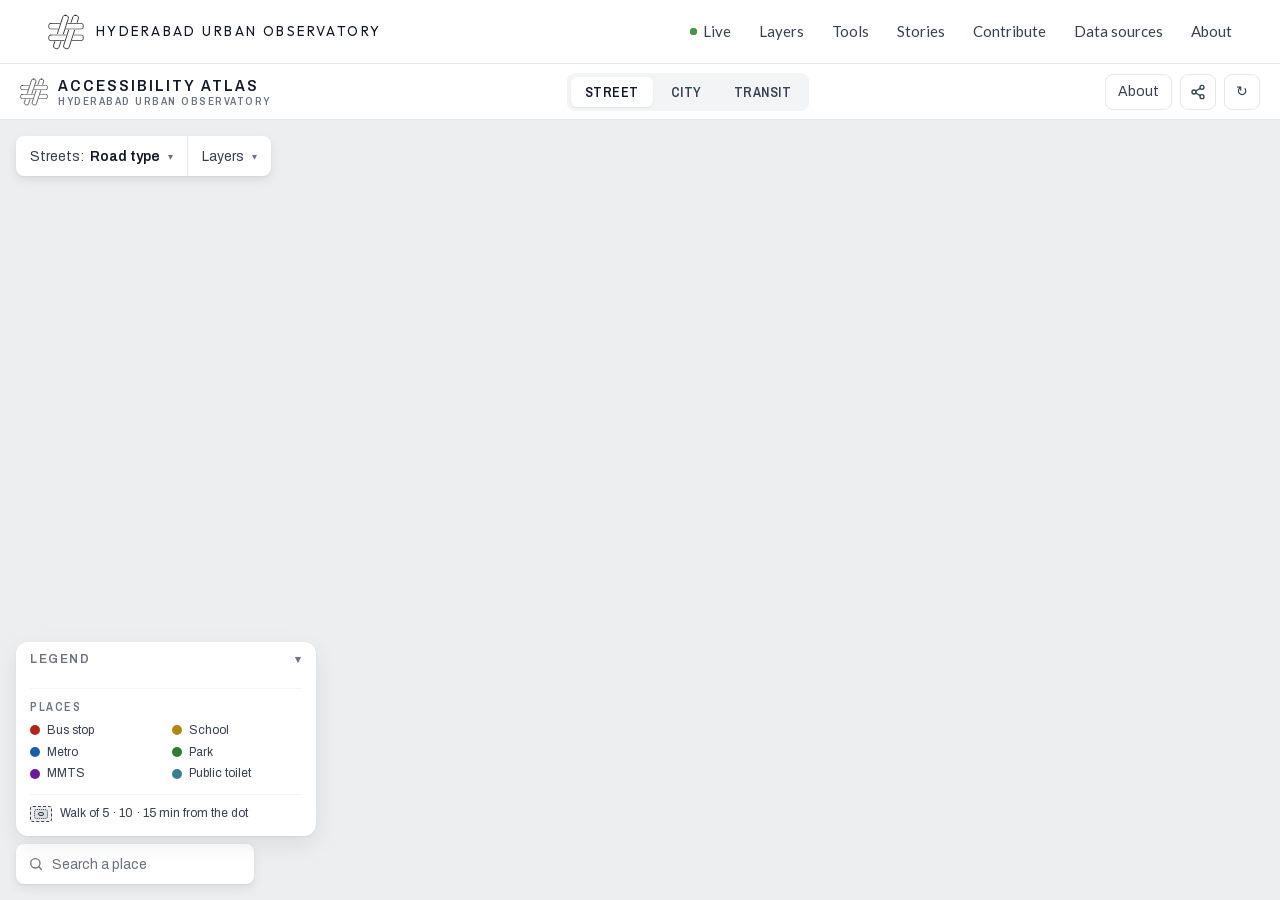
<file: index.html>
<!DOCTYPE html>
<html lang="en">
<head>
<meta charset="utf-8">
<meta name="viewport" content="width=device-width, initial-scale=1, viewport-fit=cover">
<title>Accessibility Atlas · Hyderabad</title>
<link rel="stylesheet" href="vendor/fonts/outfit.css">
<link rel="stylesheet" href="vendor/fonts/archivo.css">
<link href="vendor/maplibre-gl.css" rel="stylesheet">
<link rel="stylesheet" href="css/style.css">
<link rel="stylesheet" href="vendor/fonts/lato.css">
<link rel="stylesheet" href="css/obs-header.css">
<!-- visit counter: page, referring site, country; no cookies, no IP addresses (live-feed/visits.js) -->
<script src="https://api.urbanobservatory.in/visits.js" defer></script>
</head>
<body>

<!-- ===================== OBSERVATORY HEADER (same bar as the main site) ===================== -->
<header class="obs-header">
  <a class="obs-brand" href="https://hyderabad.urbanobservatory.in/" aria-label="Hyderabad Urban Observatory, home"><span class="obs-logo"><svg viewBox="0 0 100 100" aria-hidden="true"><defs><rect id="bH1" x="2" y="26" width="96" height="16" rx="6"/><rect id="bH2" x="2" y="58" width="96" height="16" rx="6"/><rect id="bV1" x="28" y="2" width="16" height="96" rx="6" transform="rotate(18 36 50)"/><rect id="bV2" x="56" y="2" width="16" height="96" rx="6" transform="rotate(18 64 50)"/><mask id="cH1"><rect width="100" height="100" fill="white"/><use href="#bV1" fill="black" stroke="black" stroke-width="4"/></mask><mask id="cV2"><rect width="100" height="100" fill="white"/><use href="#bH1" fill="black" stroke="black" stroke-width="4"/></mask><mask id="cH2"><rect width="100" height="100" fill="white"/><use href="#bV2" fill="black" stroke="black" stroke-width="4"/></mask><mask id="cV1"><rect width="100" height="100" fill="white"/><use href="#bH2" fill="black" stroke="black" stroke-width="4"/></mask></defs><g fill="#FFFFFF" stroke="#111" stroke-width="2" stroke-linecap="round" stroke-linejoin="round"><use href="#bH1" mask="url(#cH1)"/><use href="#bV2" mask="url(#cV2)"/><use href="#bH2" mask="url(#cH2)"/><use href="#bV1" mask="url(#cV1)"/></g></svg></span><span class="obs-word">Hyderabad Urban Observatory</span></a>
  <nav class="obs-nav" aria-label="Observatory"><a href="https://hyderabad.urbanobservatory.in/live/" class="obs-live"><i class="obs-live-dot" aria-hidden="true"></i>Live</a><a href="https://hyderabad.urbanobservatory.in/maps/">Layers</a><a href="https://hyderabad.urbanobservatory.in/tools/">Tools</a><a href="https://hyderabad.urbanobservatory.in/stories/">Stories</a><a href="https://hyderabad.urbanobservatory.in/contribute/">Contribute</a><a href="https://hyderabad.urbanobservatory.in/data/">Data sources</a><a href="https://hyderabad.urbanobservatory.in/about">About</a></nav>
  <a href="https://hyderabad.urbanobservatory.in/live/" class="obs-live obs-live-bar"><i class="obs-live-dot" aria-hidden="true"></i>Live</a>
  <button type="button" class="obs-burger" aria-label="Menu" aria-expanded="false" aria-controls="obs-menu"><span></span></button>
  <nav class="obs-menu" id="obs-menu" aria-label="Observatory" hidden><a href="https://hyderabad.urbanobservatory.in/live/" class="obs-live"><i class="obs-live-dot" aria-hidden="true"></i>Live</a><a href="https://hyderabad.urbanobservatory.in/maps/">Layers</a><a href="https://hyderabad.urbanobservatory.in/tools/">Tools</a><a href="https://hyderabad.urbanobservatory.in/stories/">Stories</a><a href="https://hyderabad.urbanobservatory.in/contribute/">Contribute</a><a href="https://hyderabad.urbanobservatory.in/data/">Data sources</a><a href="https://hyderabad.urbanobservatory.in/about">About</a></nav>
</header>
<script>
  // Observatory header: on narrow screens the burger opens the link card; Escape or a tap outside closes it
  (() => {
    const b = document.querySelector('.obs-burger'), m = document.getElementById('obs-menu');
    const set = (open) => { m.hidden = !open; b.setAttribute('aria-expanded', open); };
    b.addEventListener('click', () => set(m.hidden));
    document.addEventListener('keydown', (e) => { if (e.key === 'Escape' && !m.hidden) { set(false); b.focus(); } });
    document.addEventListener('pointerdown', (e) => { if (!m.hidden && !m.contains(e.target) && !b.contains(e.target)) set(false); });
  })();
</script>

<!-- ============================ TOP BAR ============================ -->
<header id="topbar" class="blueprint">
  <div class="brand">
    <a class="brand-logo" href="https://hyderabad.urbanobservatory.in" target="_blank"
       rel="noopener" title="Hyderabad Urban Observatory">
      <svg viewBox="0 0 100 100" aria-hidden="true"><defs><rect id="bH1" x="2" y="26" width="96" height="16" rx="6"/><rect id="bH2" x="2" y="58" width="96" height="16" rx="6"/><rect id="bV1" x="28" y="2" width="16" height="96" rx="6" transform="rotate(18 36 50)"/><rect id="bV2" x="56" y="2" width="16" height="96" rx="6" transform="rotate(18 64 50)"/><mask id="cH1"><rect width="100" height="100" fill="white"/><use href="#bV1" fill="black" stroke="black" stroke-width="4"/></mask><mask id="cV2"><rect width="100" height="100" fill="white"/><use href="#bH1" fill="black" stroke="black" stroke-width="4"/></mask><mask id="cH2"><rect width="100" height="100" fill="white"/><use href="#bV2" fill="black" stroke="black" stroke-width="4"/></mask><mask id="cV1"><rect width="100" height="100" fill="white"/><use href="#bH2" fill="black" stroke="black" stroke-width="4"/></mask></defs><g fill="#FFFFFF" stroke="#111" stroke-width="2" stroke-linecap="round" stroke-linejoin="round"><use href="#bH1" mask="url(#cH1)"/><use href="#bV2" mask="url(#cV2)"/><use href="#bH2" mask="url(#cH2)"/><use href="#bV1" mask="url(#cV1)"/></g></svg>
    </a>
    <span class="brand-txt">
      <button class="brand-wm" id="brandHome" title="Street">Accessibility Atlas</button>
      <a class="brand-sub" href="https://hyderabad.urbanobservatory.in" target="_blank"
         rel="noopener">Hyderabad Urban Observatory</a>
    </span>
  </div>

  <div class="spacer"></div>

  <nav class="nav" id="view-tabs">
    <button data-view="explore" class="active">Street</button>
    <button data-view="maps">City</button>
    <button data-view="transit">Transit</button>
  </nav>

  <div class="spacer"></div>

  <div class="topact">
    <button id="btn-about" class="btn-plain" title="About this map">About</button>
    <button id="btn-share" title="Copy a link to this view" aria-label="Copy a link to this view">
      <svg width="16" height="16" viewBox="0 0 24 24" fill="none" stroke="currentColor" stroke-width="2" stroke-linecap="round" stroke-linejoin="round" aria-hidden="true"><circle cx="18" cy="5" r="3"></circle><circle cx="6" cy="12" r="3"></circle><circle cx="18" cy="19" r="3"></circle><path d="M8.6 13.5 L15.4 17.5"></path><path d="M15.4 6.5 L8.6 10.5"></path></svg>
      <span class="share-msg" hidden></span>
    </button>
    <button id="btn-reset" title="Reset section" aria-label="Reset section">↻</button>
    <button id="btn-menu" class="m-only" title="Menu" aria-label="Menu">⋯</button>
    <div id="m-menu" class="m-only" hidden>
      <button type="button" id="m-about">About</button>
      <button type="button" id="m-share">Share this view</button>
    </div>
  </div>
</header>

<!-- ============================== APP ============================== -->
<div id="app">
  <main id="map-wrap">
    <div id="map"></div>
    <!-- phone only: crosshair, search, legend pill, pin -->
    <div id="m-crosshair" class="m-only" hidden aria-hidden="true"></div>
    <button id="m-search" class="m-only m-fab" title="Search a place or area" aria-label="Search a place or area">
      <svg width="18" height="18" viewBox="0 0 24 24" fill="none" stroke="currentColor" stroke-width="2" stroke-linecap="round" aria-hidden="true"><circle cx="11" cy="11" r="7"></circle><path d="M20 20 L16 16"></path></svg>
    </button>
    <button id="m-legend-pill" class="m-only m-pill" type="button">Legend <span class="dd-caret">▾</span></button>
    <button id="m-pin" class="m-only m-pill m-pill--dark" type="button" hidden>Pin</button>
  </main>

  <!-- ============ TOOLBAR (floating, top-left; section-specific) ============
       Explore: Colour streets + Layers (popovers). Wards: Show (select).
       On phones the inner controls move into the bottom sheet (main.js). -->
  <aside id="ctrlpanel">
    <!-- Walk from here: two dropdowns in one strip. Compare areas: the Show select. -->
    <div class="dd" id="road-viz">
      <button type="button" class="dd-btn" aria-haspopup="menu" aria-expanded="false"><span class="tab-long">Streets:</span><span class="tab-short">Colour</span> <b id="tb-colour-val">Road type</b><span class="dd-caret">▾</span></button>
      <div class="dd-menu" id="rv-list" role="menu" hidden><!-- filled by map.js --></div>
    </div>
    <div class="dd" id="show-layers">
      <button type="button" class="dd-btn" aria-haspopup="menu" aria-expanded="false">Layers<span class="dd-caret">▾</span></button>
      <div class="dd-menu" role="menu" hidden>
        <label class="dd-check"><input type="checkbox" data-show="stops" checked><i class="sw sw-modes"></i>Bus, metro and MMTS stops</label>
        <label class="dd-check"><input type="checkbox" data-show="school" checked><i class="sw" style="--c:#B0870F"></i>Schools</label>
        <label class="dd-check"><input type="checkbox" data-show="park" checked><i class="sw" style="--c:#2E7D32"></i>Parks and playgrounds</label>
        <label class="dd-check"><input type="checkbox" data-show="public_toilet" checked><i class="sw" style="--c:#3C7D8E"></i>Public toilets</label>
        <label class="dd-check"><input type="checkbox" data-show="wards"><i class="sw" style="--c:#111827"></i>Ward boundaries</label>
      </div>
    </div>
    <div class="dd" id="layer-switcher">
      <label class="dd-btn dd-sel">Show <select id="ls-select" aria-label="Show on the map"></select></label>
    </div>
  </aside>

  <div id="bl-stack">
    <div id="legend" class="map-ui">
      <button id="legend-toggle" aria-expanded="true">Legend<span class="lg-chev">▾</span></button>
      <div id="legend-body">
        <div id="lg-road"><!-- key for the chosen street colouring, filled by map.js --></div>
        <div id="legend-bands" class="hidden">
          <div class="lg-bandtitle">Walk to the nearest</div>
          <div class="lg-bands">
            <span><i style="background:#3C9D8E"></i>under 5 min</span>
            <span><i style="background:#B8DDC8"></i>5–10</span>
            <span><i style="background:#EDDFA9"></i>10–15</span>
            <span><i style="background:#E07B4F"></i>over 15</span>
          </div>
        </div>
        <div class="lg-sec lg-places">
          <div class="lg-bandtitle">Places</div>
          <div class="lg-grid">
            <span><i style="background:#B3261E"></i>Bus stop</span>
            <span class="lg-amen"><i style="background:#B0870F"></i>School</span>
            <span><i style="background:#185FA5"></i>Metro</span>
            <span class="lg-amen"><i style="background:#2E7D32"></i>Park</span>
            <span><i style="background:#6A1B9A"></i>MMTS</span>
            <span class="lg-amen"><i style="background:#3C7D8E"></i>Public toilet</span>
          </div>
        </div>
        <div class="lg-sec lg-range">
          <span class="lg-rings" aria-hidden="true"><i></i><i></i><i></i></span>
          <span>Walk of 5 · 10 · 15 min from the dot</span>
        </div>
      </div>
    </div>
    <div id="bl-row">
      <nav id="crumb" aria-label="Area" hidden><!-- rendered by crumb.js --></nav>
      <div id="search-box">
        <button id="search-toggle" title="Search a place" aria-label="Search a place">
          <svg width="16" height="16" viewBox="0 0 24 24" fill="none" stroke="currentColor" stroke-width="2" stroke-linecap="round" aria-hidden="true"><circle cx="11" cy="11" r="7"></circle><path d="M20 20 L16 16"></path></svg>
        </button>
        <input id="search-input" type="search" placeholder="Search a place" autocomplete="off">
        <div id="search-results" class="hidden"></div>
      </div>
    </div>
  </div>

<!-- ====================== LANDING CARD ====================== -->
<div id="start-sheet" hidden>
  <div class="start-card">
    <div class="start-graphic" aria-label="From any point, how far you can walk in 5, 10 and 15 minutes" role="img">
      <img src="assets/landing.jpg" alt="" width="1040" height="680">
      <svg viewBox="0 0 520 340" preserveAspectRatio="xMidYMid slice">
        <g class="ring r15"><path d="M151.9,281.7 L132.7,279.9 L127.4,267.1 L130.9,259.7 L118.7,270.7 L115.2,261.6 L97.7,257.9 L96,245.1 L78.5,237.8 L82,223.1 L110,219.4 L132.7,204.8 L134.4,193.8 L158.9,164.5 L146.7,151.7 L143.2,157.2 L136.2,153.5 L127.4,138.9 L117,140.7 L117,129.7 L101.2,120.6 L99.5,113.2 L113.5,113.2 L118.7,105.9 L141.4,109.6 L169.4,129.7 L188.6,151.7 L183.3,133.4 L178.1,129.7 L179.8,122.4 L171.1,122.4 L146.7,107.7 L137.9,93.1 L172.9,72.9 L162.4,54.6 L207.8,41.8 L209.5,27.2 L230.5,25.3 L235.7,18 L241,29 L249.7,30.8 L323.1,27.2 L326.6,62 L359.8,58.3 L359.8,65.6 L345.8,67.4 L347.5,72.9 L358,72.9 L368.5,100.4 L375.5,96.7 L382.5,107.7 L365,129.7 L366.8,148 L382.5,151.7 L370.3,157.2 L370.3,186.5 L389.5,190.1 L361.5,204.8 L359.8,214 L370.3,212.1 L377.2,221.3 L363.3,250.6 L351,250.6 L347.5,268.9 L333.6,278 L316.1,278 L309.1,289 L300.4,287.2 L298.6,303.7 L275.9,301.9 L272.4,318.3 L249.7,314.7 L244.5,298.2 L244.5,307.4 L234,311 L230.5,320.2 L209.5,322 L197.3,290.9 L192.1,289 L183.3,298.2 L179.8,289 L157.1,290.9 L151.9,281.7 Z" fill="rgba(17,24,39,.06)" stroke="#111827" stroke-width="1.6" stroke-dasharray="4 2.5"/><text x="364.8" y="55.3">15 min</text></g>
        <g class="ring r10"><path d="M195.6,256.1 L164.1,228.6 L167.6,217.6 L157.1,224.9 L134.4,204.8 L151.9,188.3 L150.2,173.7 L158.9,162.7 L150.2,148 L157.1,149.9 L171.1,135.2 L188.6,151.7 L183.3,133.4 L178.1,129.7 L179.8,122.4 L167.6,118.7 L178.1,111.4 L179.8,102.2 L192.1,100.4 L193.8,83.9 L204.3,82.1 L216.5,67.4 L221.8,82.1 L228.8,82.1 L228.8,98.6 L241,96.7 L253.2,74.8 L277.7,76.6 L281.2,69.3 L286.4,78.4 L314.4,80.3 L314.4,89.4 L324.8,93.1 L321.3,102.2 L335.3,105.9 L333.6,116.9 L324.8,120.6 L319.6,138.9 L328.3,146.2 L321.3,160.8 L337.1,173.7 L330.1,188.3 L331.8,199.3 L323.1,199.3 L316.1,215.8 L326.6,221.3 L326.6,228.6 L312.6,224.9 L305.6,239.6 L293.4,237.8 L284.7,246.9 L260.2,245.1 L256.7,235.9 L239.2,239.6 L232.3,257.9 L218.3,263.4 L195.6,256.1 Z" fill="rgba(17,24,39,.07)" stroke="#111827" stroke-width="1.2" stroke-dasharray="1.5 1.5"/><text x="319.4" y="77.3">10 min</text></g>
        <g class="ring r5"><path d="M225.3,204.8 L195.6,204.8 L195.6,190.1 L190.3,184.7 L192.1,175.5 L206.1,170 L206.1,153.5 L223.5,144.4 L228.8,131.5 L235.7,133.4 L235.7,142.5 L244.5,138.9 L244.5,129.7 L260.2,131.5 L270.7,118.7 L274.2,129.7 L286.4,124.2 L289.9,138.9 L281.2,153.5 L291.6,164.5 L279.4,182.8 L286.4,192 L277.7,192 L270.7,206.6 L258.5,201.1 L249.7,215.8 L232.3,206.6 L227,188.3 L225.3,204.8 Z" fill="rgba(17,24,39,.1)" stroke="#111827" stroke-width="1.2"/><text x="291.4" y="121.2">5 min</text></g>
        <circle cx="253.4" cy="172" r="8" fill="#fff"/><circle cx="253.4" cy="172" r="4.5" fill="#111827"/>
      </svg>
    </div>
    <div class="start-actions">
      <button class="start-btn start-btn--primary" data-start="browse">Explore the map</button>
    </div>
    <div class="start-loading" hidden>
      <div class="start-row"><span class="start-step">Loading</span><span class="start-pct">0%</span></div>
      <div class="start-bar"><span></span></div>
      <div class="start-row start-meta"><span class="start-note"></span></div>
      <button class="start-btn start-btn--cancel" data-start="cancel">Cancel</button>
    </div>
  </div>
</div>

  <div id="transit-notice" hidden>
    <div class="notice-card">
      <span class="eyebrow">Transit · experimental</span>
      <p>Tap a stop to see every stop you can reach without changing buses, and the routes that
        serve it.</p>
      <p class="hint">Route lines are drawn onto the road network automatically and can wander on long
        routes. The open GTFS timetables behind them have gaps and errors of their own.</p>
      <button type="button" class="start-btn start-btn--primary">Explore</button>
    </div>
  </div>

  <div id="compare-notice" hidden>
    <div class="notice-card">
      <span class="eyebrow">City</span>
      <div class="crumb-demo" aria-hidden="true">
        <div class="crumb-demo-list">
          <div class="crumb-lh">Wards</div>
          <div class="crumb-opt">Banjara Hills · 214</div>
          <div class="crumb-opt">Jubilee Hills · 215</div>
          <div class="crumb-opt">Khairatabad · 216</div>
          <div class="crumb-opt">Somajiguda · 217</div>
        </div>
        <div class="crumb-demo-bar">
          <span>Hyderabad</span><span class="crumb-sep">›</span>
          <span>GHMC</span><span class="crumb-sep">›</span>
          <b>Jubilee Hills</b><span class="crumb-demo-caret">▾</span>
          <span class="crumb-demo-cursor"></span>
        </div>
      </div>
      <p><span class="tab-long">Pick a corporation, then a ward, from the breadcrumb at the bottom left, or click an
        area on the map.</span><span class="tab-short">Pick a corporation, then a ward, from search, or tap an
        area on the map.</span> The card shows how much of it is within a short walk of each amenity.</p>
      <button type="button" class="start-btn start-btn--primary">Explore</button>
    </div>
  </div>

  <div id="zoom-hint" hidden><span>Zoom in to see how far you can walk</span></div>

  <div id="m-legend-card" class="m-only m-overlay" hidden>
    <div class="m-card">
      <div class="m-card-head"><span class="eyebrow">Legend</span><button type="button" class="m-x" data-close aria-label="Close">✕</button></div>
      <div class="m-card-body"></div>
    </div>
  </div>
  <div id="m-picker" class="m-only" hidden>
    <div class="m-picker-head">
      <input type="search" placeholder="Search a place, or browse below" autocomplete="off" aria-label="Search a place or area">
      <button type="button" class="m-x" data-close aria-label="Close">✕</button>
    </div>
    <div class="m-plist"></div>
  </div>

  <aside id="panel" class="empty">
    <!-- mobile: the section controls (Roads / 5-10-15 / Layers) get moved
         here from the strip so they sit in thumb reach. Empty on desktop. -->
    <div class="sheet-grip" id="sheet-grip"><span></span></div>
    <div id="sheet-controls"></div>
    <button id="scroll-cue-top" type="button" hidden>Back to top ↑</button>
    <div class="panel-body" id="panel-body">
      <!-- rendered by panel.js / transit.js -->
    </div>
    <button id="scroll-cue" type="button" hidden>More below ↓</button>
  </aside>
</div>

<!-- ============================ ABOUT PAGE ============================ -->
<div id="about-page" hidden>
  <div class="about-inner">
    <button class="about-close" id="about-close" aria-label="Close">×</button>
    <span class="eyebrow">About</span>
    <h1>Accessibility Atlas</h1>
    <p class="about-lead">How walkable is your part of Hyderabad? This map shows how far you can get on
      foot in 5, 10 or 15 minutes from any spot, what you can reach, and what the walk is like. Everything
      is precomputed for every block-sized hexagon of the city and served as plain files, so the map is fast,
      free to host, and needs no login.</p>

    <div class="about-box">
      <b>Read the numbers right</b>
      <ul>
        <li>Walk times are along streets, not as the crow flies, at an easy 4.5 km/h.</li>
        <li>Shade is an average over daylight hours on four days spread across the year (46 sun positions), and is mapped for the four core corporations only.</li>
        <li>Footpaths are not mapped yet. A ground survey and a data collection tool are coming soon.</li>
        <li>MMTS (suburban rail) times come from a 2019 timetable.</li>
        <li>Bus stops with one or two buses a day are shown faded and are not counted as access.</li>
      </ul>
      <p>This is not a routing app and it is not live: it tells you what is within reach, not how to get
        there right now.</p>
      <p><b>Please read before using these numbers.</b> This is a research tool under continuous development. The figures come from open data and automated models, and both can be wrong: amenities may be missing, misplaced or closed, street networks incomplete, and timetables out of date. Walk times are estimates for an average adult and will differ for children, older people and anyone with a disability. Check on the ground before relying on this for planning, funding or policy decisions. No warranty is given, and the Hyderabad Urban Observatory accepts no liability for decisions taken on the basis of it.</p>
    </div>

    <h2>How to use it</h2>
    <p><b>Street.</b> Move over the map, or tap on a phone, and the outlined area is everything you can
      reach on foot within 5, 10 or 15 minutes. Pin a spot to see the nearest bus or metro stop, school,
      park and public toilet, how shaded and steep the walk is, and what else is nearby. Streets can be
      coloured by shade, tree cover, slope or road type.</p>
    <p><b>City.</b> The whole city coloured by walk time to the nearest of what you picked,
      from teal (close) to orange (far). Pick a corporation or ward in the breadcrumb for its
      figures.</p>
    <p><b>Transit.</b> Every bus, metro and MMTS stop, sized by how much service it actually gets.
      Tap a stop to see every stop you can get to without changing buses, and the
      routes that serve it.</p>

    <h2>Method</h2>
    <ul>
      <li><b>Walking.</b> 4.5 km/h, slowed on slopes (Tobler's function). All roads count as walkable;
        big roads must be walked around, not across. Walk times are along the network, never as the
        crow flies.</li>
      <li><b>Walking range.</b> Precomputed for every H3 cell at resolution 10 (66 m edges, about
        114 m across) for the 5, 10 and 15 minute budgets, and simplified for display. See "The grid
        and the calculation" below.</li>
      <li><b>Shade.</b> A 5-metre surface model built from building heights and tree canopy, sampled at
        46 sun positions across four dates (both solstices, an equinox and peak heat), all weighted
        equally. Trees count as full shade. Shown as the share of sampled daytime a street is in shade.</li>
      <li><b>Amenities.</b> OpenStreetMap plus the GHMC public amenities register (2023). Public transport,
        schools, parks and playgrounds, and public toilets get their own maps and headline walk times.</li>
      <li><b>Everyday places.</b> The area summaries group about 111,000 places into seven kinds: health and
        pharmacy, education and child care, grocery and markets, shops and services, food and drink, parks,
        sports and leisure, and community and public places. They combine Overture Maps places (release
        2026-10-21) with the OpenStreetMap and GHMC amenities above; a place listed in both is counted twice.
        For these, a spot counts as "within 5, 10 or 15 minutes" when one such place lies inside that
        spot's walking range of that length, rather than by walking time to the nearest one.</li>
      <li><b>Public transport.</b> Stops and timetables from open GTFS feeds. Bus stops are classed by
        buses per day; stops with one or two buses a day, or rush-hour-only service, are shown faded and are
        left out of the access maps so that "near a bus stop" means a usable one.</li>
      <li><b>Area figures.</b> "Share of homes and buildings" is the share of built-up area: only cells
        with meaningful building cover count, so empty land does not flatter or penalise a ward.
        Boundaries are the 2026 corporations, zones, circles and 300 wards; Secunderabad Cantonment, the
        airport and BHEL are shown as separate areas.</li>
      <li><b>Footpaths.</b> OpenStreetMap knows footpaths for only a few percent of streets, so we do not
        show that figure. A ground survey with a data collection tool is planned; results will appear
        here as they come in.</li>
    </ul>

    <h2>The grid and the calculation</h2>
    <p><b>The hexagons.</b> The city is divided into H3 hexagons at resolution 10. The "65 m" often
      quoted is the length of one edge. A cell is about 114 m across from flat side to flat side,
      132 m from corner to corner, and covers about 1.5 hectares, roughly one residential block.
      The next coarser size (174 m edges, 10.5 hectares) would give two sides of a main road the
      same walk time and turn the 5-minute ring into a blob. The next finer size (25 m edges) would
      mean seven times as many cells with no better answers, since neighbouring cells on the same
      street snap to the same point anyway.</p>
    <p><b>Walk time from a cell.</b> Three steps. First, the cell's centre is snapped to the nearest
      junction or bend in the street network, built from OpenStreetMap ways split at every
      intersection. A cell more than 300 m from any street is marked unreachable. Second, every
      street segment gets a walk time: 4.5 km/h on the flat, slowed on slopes by Tobler's hiking
      function, so a 5% grade costs about 15% of speed and a 10% grade about 30%. Slope comes from
      the terrain model and exists only in the four core corporations; elsewhere streets are treated
      as flat. Third, a shortest-path search runs outward from the snapped point with a 15-minute
      cutoff. The 5, 10 and 15 minute outlines are the union of every segment reached in time,
      widened by 30 m and simplified by 10 m for display, which is why they hug the streets rather
      than filling blocks.</p>
    <p><b>Walk to the nearest, and the counts.</b> This runs the other way round. Every amenity is
      snapped to the network and a 15-minute search runs outward from it. Each cell it reaches records
      the time; the cell keeps the smallest per category as its "nearest", and counts each amenity
      that arrived within 5, 10 and 15 minutes. Amenities of the same type within 40 m of each other
      are merged first, with the GHMC record preferred over OpenStreetMap, so a pair of bus stops on
      opposite sides of a road counts once.</p>
    <p><b>What that means for accuracy.</b> Everyone in a cell gets the time from its centre's snap
      point. The far corner of a cell is at most about 65 m from that point, under a minute on foot,
      which is within the one-minute precision the map shows. The larger errors are the ones listed
      above: missing or misplaced amenities, gaps in the street data, and footpaths and crossings
      that are not modelled yet.</p>

    <h2>What to treat with care</h2>
    <ul>
      <li>MMTS frequencies come from a 2019 timetable; treat them as indicative.</li>
      <li>The Transit section is an experimental visualisation. Route lines are drawn onto the
        road network automatically and can wander on long routes, and the open GTFS timetables they
        come from have gaps and errors of their own.</li>
      <li>Shade and building data cover the four-corporation urban core; the rest of HMDA has streets,
        amenities and transit but no shade layer.</li>
      <li>Amenity names and locations come from OpenStreetMap and the 2023 GHMC register; some are out of
        date. Write to us with corrections.</li>
      <li>Overture places come mostly from Meta and Microsoft listings and have not been checked on the
        ground. Every listed place in the seven kinds is kept, whatever its confidence score.</li>
    </ul>

    <h2>Data sources</h2>
    <p>OpenStreetMap contributors (streets, parks, amenities, buildings) · GHMC public amenities
      (2023) · Overture Maps Foundation places, release 2026-10-21 (CDLA-Permissive-2.0; includes Meta,
      Microsoft, Foursquare (Apache-2.0) and AllThePlaces (CC0) data) · TGSRTC bus GTFS (June 2026) · HMRL metro GTFS (July 2026) · MMTS GTFS (2019) · Meta / WRI 1 m
      canopy height (Tolan et al. 2024) · Google Open Buildings 2.5D · FABDEM 30 m terrain · GHMC and HMDA
      boundaries. Basemap: OpenFreeMap, OpenMapTiles, OpenStreetMap.</p>

    <h2>Who made this</h2>
    <p>Built by the Hyderabad Urban Lab as part of the Hyderabad Urban Observatory, alongside the Lake
      Atlas and the weather dashboard. It is under continuous development; write to
      <a href="mailto:hulf.observatory@gmail.com">hulf.observatory@gmail.com</a> with corrections or ideas.</p>
    <p class="about-links"><a href="https://hyderabad.urbanobservatory.in" target="_blank" rel="noopener">Hyderabad Urban Observatory</a> ·
      <a href="https://hyderabad.urbanobservatory.in/disclaimer" target="_blank" rel="noopener">Disclaimer</a></p>
  </div>
</div>

<script src="vendor/maplibre-gl.js"></script>
<script type="module" src="js/main.js"></script>
</body>
</html>
</file>
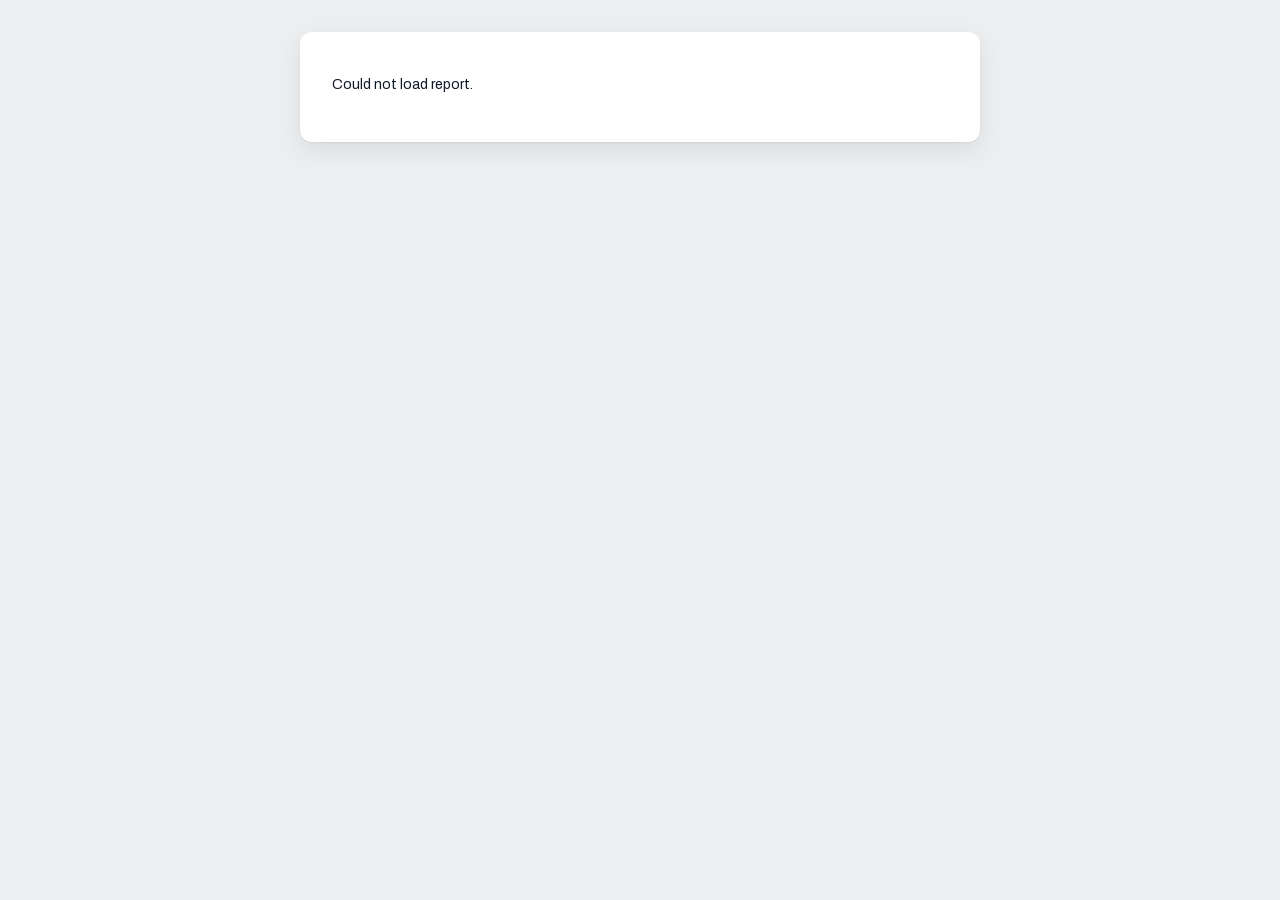
<file: report-area.html>
<!DOCTYPE html>
<html lang="en">
<head>
<meta charset="utf-8">
<meta name="viewport" content="width=device-width, initial-scale=1">
<title>Accessibility Atlas · Area report</title>
<link rel="stylesheet" href="vendor/fonts/outfit.css">
<link rel="stylesheet" href="vendor/fonts/archivo.css">
<link href="vendor/maplibre-gl.css" rel="stylesheet">
<script src="vendor/maplibre-gl.js"></script>
<style>
  :root{--canvas:#EDEEF0;--surface:#FFF;--surface-2:#F3F4F6;--surface-3:#F9FAFB;--border:#E5E7EB;--ink:#111827;
        --text-2:#374151;--muted:#6B7280;--r:12px;
        --font-ui:'Archivo','Helvetica Neue',Arial,sans-serif;--font-narrow:'Archivo Narrow','Arial Narrow',Arial,sans-serif;
        --font-brand:'Outfit','Helvetica Neue',Arial,sans-serif}
  *{box-sizing:border-box}
  body{margin:0;background:var(--canvas);color:var(--ink);font-family:var(--font-ui);font-size:14px;line-height:1.55;
       -webkit-font-smoothing:antialiased}
  .page{max-width:680px;margin:32px auto 48px;padding:28px 32px 32px;background:var(--surface);border-radius:var(--r);
        box-shadow:0 1px 2px rgba(0,0,0,.06),0 8px 24px rgba(0,0,0,.08)}
  .kicker,h2{font-family:var(--font-narrow);font-size:12px;letter-spacing:1.5px;text-transform:uppercase;font-weight:600;color:var(--muted)}
  h1{font-family:var(--font-brand);font-size:26px;margin:4px 0 2px;font-weight:500;line-height:1.15}
  .loc{color:var(--muted);font-size:12px}
  h2{margin:28px 0 8px;padding-bottom:6px;border-bottom:1px solid var(--border)}
  .row{display:flex;justify-content:space-between;gap:12px;padding:8px 0;border-bottom:1px solid var(--surface-2)}
  .far,.cnt,.u{color:var(--muted);font-weight:400}
  .v{text-align:right;font-variant-numeric:tabular-nums}
  .v b{font-weight:600}
  .cnt{font-size:12px}
  #rmap{height:300px;margin:18px 0 6px;border-radius:8px;overflow:hidden;background:var(--canvas)}
  #rmap .maplibregl-ctrl-attrib{font-size:10px}
  .maplegend{display:flex;gap:16px;font-size:12px;color:var(--muted);margin:2px 0 0}
  .maplegend{flex-wrap:wrap;gap:10px 14px}
  .maplegend i{display:inline-block;width:20px;height:0;vertical-align:middle;border-top:1.5px solid var(--ink);margin-right:5px}
  .maplegend .l10{border-top-style:dotted}.maplegend .l15{border-top:1.5px dashed var(--ink)}
  .maplegend .dots i{width:8px;height:8px;border:0;border-radius:50%;margin:0 2px 0 6px;vertical-align:-1px}
  .grp{margin:2px 0 6px}
  .grp .gt{display:flex;justify-content:space-between;font-weight:600;padding:8px 0;border-bottom:1px solid var(--surface-2)}
  .sub{padding-left:14px;color:var(--text-2);font-size:13px}
  .feel .row b{font-weight:600}
  .actions{margin:28px 0 0;display:flex;align-items:center;gap:10px}
  button,.back{font:inherit;height:36px;display:inline-flex;align-items:center;padding:0 16px;border-radius:8px;cursor:pointer;text-decoration:none}
  button{border:none;background:var(--ink);color:#fff;font-weight:600}
  button:hover{background:var(--text-2)}
  .back{border:1px solid var(--border);background:var(--surface);color:var(--ink)}
  .back:hover{background:var(--surface-2)}
  .caveats{padding-left:18px;color:var(--muted);font-size:12px;margin:4px 0 0}
  .caveats li{margin-bottom:4px}
  .note{color:var(--muted);font-size:12px;margin-top:26px;border-top:1px solid var(--border);padding-top:12px}
  .note+.note{margin-top:10px;border-top:0;padding-top:0}
  .note b{color:var(--text-2);font-weight:600}
  .note a,a{color:var(--ink)}
  .footlinks{display:flex;flex-wrap:wrap;gap:16px;margin-top:12px;font-family:var(--font-narrow);font-size:11px;letter-spacing:1.5px;text-transform:uppercase;font-weight:600}
  .footlinks a{color:var(--muted);text-decoration:none}
  .footlinks a:hover{color:var(--ink)}
  @media (max-width:720px){.page{margin:0;border-radius:0;padding:20px 18px 28px;box-shadow:none}}
  @media print{.actions{display:none}body{background:#fff}.page{box-shadow:none;margin:0;max-width:none}}

  .verdict{font-size:15px;line-height:1.55;margin:16px 0 4px}
  .verdict b{font-weight:600}
  .rank{color:var(--muted);font-size:12px;margin:0 0 4px}
  .hint{font-size:13px;color:var(--text-2);line-height:1.5}
  .hint.caveat{font-size:12px;color:var(--muted);margin:8px 0 0}
  .amhead,.amrow{display:grid;grid-template-columns:20px 1fr 52px 120px 48px;align-items:center;gap:10px}
  .amhead{font-family:var(--font-narrow);font-size:10px;letter-spacing:1px;text-transform:uppercase;color:var(--muted);font-weight:600;margin:6px 0 2px}
  .amhead span:nth-child(3),.amhead span:nth-child(5){text-align:right}
  .amrow{padding:7px 0;border-bottom:1px solid var(--surface-2)}
  .amrow .ci{width:18px;height:18px}
  .amrow .n{text-align:right;color:var(--muted);font-variant-numeric:tabular-nums;font-size:12px}
  .amrow .track{height:8px;display:flex;background:var(--surface-2);border-radius:4px;overflow:hidden}
  .amrow .seg{height:100%;display:block}
  .amrow .pct{text-align:right;font-variant-numeric:tabular-nums}
  .amrow .pct b{font-weight:600}
  details.group summary{display:none}
  .qrow{display:flex;justify-content:space-between;padding:8px 0;border-bottom:1px solid var(--surface-2)}
  .qrow b{font-weight:600}
  .qrow.qblock{display:block}
  .qrow .src{color:var(--muted);font-weight:400}
  .minibar{display:flex;height:8px;border-radius:4px;margin:8px 0 0;overflow:hidden;background:var(--surface-2)}
  .minibar .seg{height:100%;display:block}
  .roadmix-lg{display:flex;flex-wrap:wrap;gap:3px 12px;margin-top:6px;font-size:12px;color:var(--muted)}
  .roadmix-lg i{display:inline-block;width:9px;height:9px;border-radius:2px;margin-right:4px;vertical-align:-1px}
  .maplegend .swatch i{width:10px;height:10px;border:0;border-radius:3px;margin:0 3px 0 8px;vertical-align:-1px}
  @media (max-width:520px){.amhead,.amrow{grid-template-columns:20px 1fr 44px 80px 44px;gap:6px}}
</style>
<!-- visit counter: page, referring site, country; no cookies, no IP addresses (live-feed/visits.js) -->
<script src="https://api.urbanobservatory.in/visits.js" defer></script>
</head>
<body>
<div class="page" id="report"><p class="loc">Loading…</p></div>
<script type="module">
import { ACCESS_LAYERS, BAND_COLORS, DATA_URL, TRANSIT_CATS, EVERYDAY_GROUPS } from "./config.js";
import { buildStyle, fetchBaseStyle, setEndpoints, highlightSelected } from "./js/map.js";
import { getSummaries, CAT_FOR_LAYER, amenityRows, roadsBlock,
         bandLegend, placePhrase, rankLine } from "./js/panel.js";
import * as pmtiles from "./vendor/pmtiles.js";
maplibregl.addProtocol("pmtiles", new pmtiles.Protocol().tile);

const P = new URLSearchParams(location.search);
const el = document.getElementById("report");
const BAND = 15;
const LEVEL_LABEL = { extent: "All of Hyderabad", corporations: "Corporation", zones: "Zone",
                      circles: "Circle", wards: "Ward" };
const wardNo = (k) => String(Math.round(+k));

(async () => {
  const ep = await (await fetch(`${DATA_URL}/endpoints.json`, { cache: "no-cache" })).json();
  setEndpoints(ep);
  const s = await getSummaries();
  if (!s) { el.innerHTML = "<p>Summaries unavailable.</p>"; return; }
  const level = P.get("level") || "extent", key = P.get("key") || "extent";
  const layer = ACCESS_LAYERS[P.get("layer")] ? P.get("layer") : "near_transit";
  window._activeLayer = layer;
  const unit = level === "extent" ? s.extent : s[level]?.[key];
  if (!unit) { el.innerHTML = "<p>No summary for this area.</p>"; return; }

  const pct = (c) => Math.round((unit.cats?.[c] || [0, 0, 0])[2]);
  const picked = CAT_FOR_LAYER[layer] || "bus_stop";
  const PHRASE = { bus_stop: "a bus stop", metro: "a metro station", mmts: "an MMTS station",
    school: "a school", anganwadi: "an anganwadi", park: "a park", playground: "a playground",
    public_toilet: "a public toilet" };
  const leadCats = layer === "near_transit" ? ["bus_stop", "metro", "mmts"]
    : layer === "near_parks_play" ? ["park", "playground"] : [picked];
  const rest = leadCats.slice(1).map((c) => `<b>${pct(c)}%</b> of ${PHRASE[c]}`);
  const tail = rest.length === 0 ? "" : rest.length === 1 ? `, and ${rest[0]}` : `, ${rest[0]} and ${rest[1]}`;
  const lead = `${placePhrase(level, key, unit, s)}, <b>${pct(leadCats[0])}%</b> of homes and
    buildings are within a ${BAND}-minute walk of ${PHRASE[leadCats[0]]}${tail}.`;

  const title = level === "extent" ? "Hyderabad (HMDA)" : level === "wards" ? unit.name
    : level === "circles" ? (unit.name || `Circle ${key}`) : key;
  const where = [level === "wards" && `Ward ${wardNo(key)}`,
                 (level === "wards" || level === "circles") && unit.zone && `${unit.zone} zone`,
                 level !== "extent" && level !== "corporations" && unit.corporation]
    .filter(Boolean).join(" · ");
  const today = new Date().toLocaleDateString("en-IN", { day: "numeric", month: "long", year: "numeric" });
  const sw = (i) => `<i style="background:${BAND_COLORS[i][1]}"></i>${BAND_COLORS[i][0]}`;

  el.innerHTML = `
    <div class="kicker">Area report · ${LEVEL_LABEL[level] || level}</div>
    <h1>${title}</h1>
    <div class="loc">${where ? where + " · " : ""}generated ${today}</div>
    <div id="rmap"></div>
    ${layer === "shade" || layer === "canopy"
      ? `<div class="maplegend"><span>${ACCESS_LAYERS[layer].label} on the streets, darker is more</span></div>`
      : `<div class="maplegend"><span class="swatch">Walk to the nearest ${ACCESS_LAYERS[layer].label.toLowerCase()}:
      ${sw(0)} ${sw(1)} ${sw(2)} ${sw(3)}</span></div>`}
    <p class="verdict">${lead}</p>
    ${rankLine(s, level, key, picked)}
    <h2>Amenities</h2>
    ${bandLegend()}
    <div class="amhead"><span></span><span></span><span>count</span><span>walk time</span><span>15 min</span></div>
    ${amenityRows(unit.cats, unit.counts, TRANSIT_CATS)}
    <p class="hint" style="margin:12px 0 4px"><b>Everyday places</b></p>
    ${amenityRows(unit.cats, unit.counts, EVERYDAY_GROUPS)}
    <p class="hint caveat">Share of the built-up area, so empty land does not count for or
      against an area. Counts are everything inside the boundary. Everyday places come from
      Overture Maps, OpenStreetMap and GHMC, and are counted inside each spot's 5, 10 and 15
      minute walking area.</p>
    ${unit.excludes?.length ? `<p class="hint caveat">${unit.excludes.join(" and ")}
      ${unit.excludes.length > 1 ? "lie" : "lies"} inside this area but
      ${unit.excludes.length > 1 ? "are" : "is"} mapped separately and not included here.</p>` : ""}
    ${unit.roads?.length_km ? `<h2>Streets</h2>${roadsBlock(unit.roads, true)}` : ""}
    <h2>Read the numbers right</h2>
    <ul class="caveats">
      <li>Walk times are along streets at an easy 4.5 km/h, slowed on slopes, never as the crow flies.</li>
      <li>Shares are of the built-up area inside the boundary, not of people.</li>
      <li>Shade is an average over daylight hours on four days spread across the year; trees count as full shade. Shade is mapped
        only in the four core corporations.</li>
      <li>Bus stops with one or two buses a day are not counted. MMTS times come from a 2019 timetable.</li>
      <li>Footpaths are not mapped yet; a ground survey and a data collection tool are coming soon.</li>
    </ul>
    <div class="actions"><button onclick="window.print()">Print / save as PDF</button>
      <a href="./" class="back">← Back to the map</a></div>
    <p class="note"><b>Please read before using these numbers.</b> This is a research tool under
      continuous development. The figures come from open data and automated models, and both can
      be wrong: amenities may be missing, misplaced or closed, street networks incomplete, and
      timetables out of date. Walk times are estimates for an average adult and will differ for
      children, older people and anyone with a disability. Check on the ground before relying on
      this report for planning, funding or policy decisions. No warranty is given, and the
      Hyderabad Urban Observatory accepts no liability for decisions taken on the basis of it.</p>
    <p class="note">Generated by the Accessibility Atlas, Hyderabad Urban Lab · Hyderabad Urban
      Observatory. Under continuous development. Feedback at
      <a href="mailto:hulf.observatory@gmail.com">hulf.observatory@gmail.com</a>.</p>
    <div class="footlinks">
      <a href="https://hyderabad.urbanobservatory.in" target="_blank" rel="noopener">Home</a>
      <a href="https://hyderabad.urbanobservatory.in/disclaimer" target="_blank" rel="noopener">Disclaimer</a>
    </div>`;
  document.title = "Accessibility Atlas · " + title;
  drawArea(unit.bbox, { level, key, unit }, layer);
})().catch((e) => { console.error(e); el.innerHTML = "<p>Could not load report.</p>"; });

// the app map: chosen walk-time raster, ward lines, the area outlined
async function drawArea(bbox, cs, layer) {
  if (!bbox || typeof maplibregl === "undefined") return;
  const base = await fetchBaseStyle();
  const style = buildStyle(base);
  for (const l of style.layers) {
    if (l.id.startsWith("r-")) l.layout = { visibility: l.id === `r-${layer}` ? "visible" : "none" };
  }
  const m = new maplibregl.Map({
    container: "rmap", interactive: false, attributionControl: { compact: true },
    bounds: [[bbox[0], bbox[1]], [bbox[2], bbox[3]]], fitBoundsOptions: { padding: 24 }, style,
  });
  window._map = m;
  m.on("load", () => {
    highlightSelected(cs);
    const a = document.querySelector("#rmap .maplibregl-ctrl-attrib");
    if (a) { a.classList.remove("maplibregl-compact-show"); a.removeAttribute("open"); }
  });
}
</script>
</body>
</html>
</file>
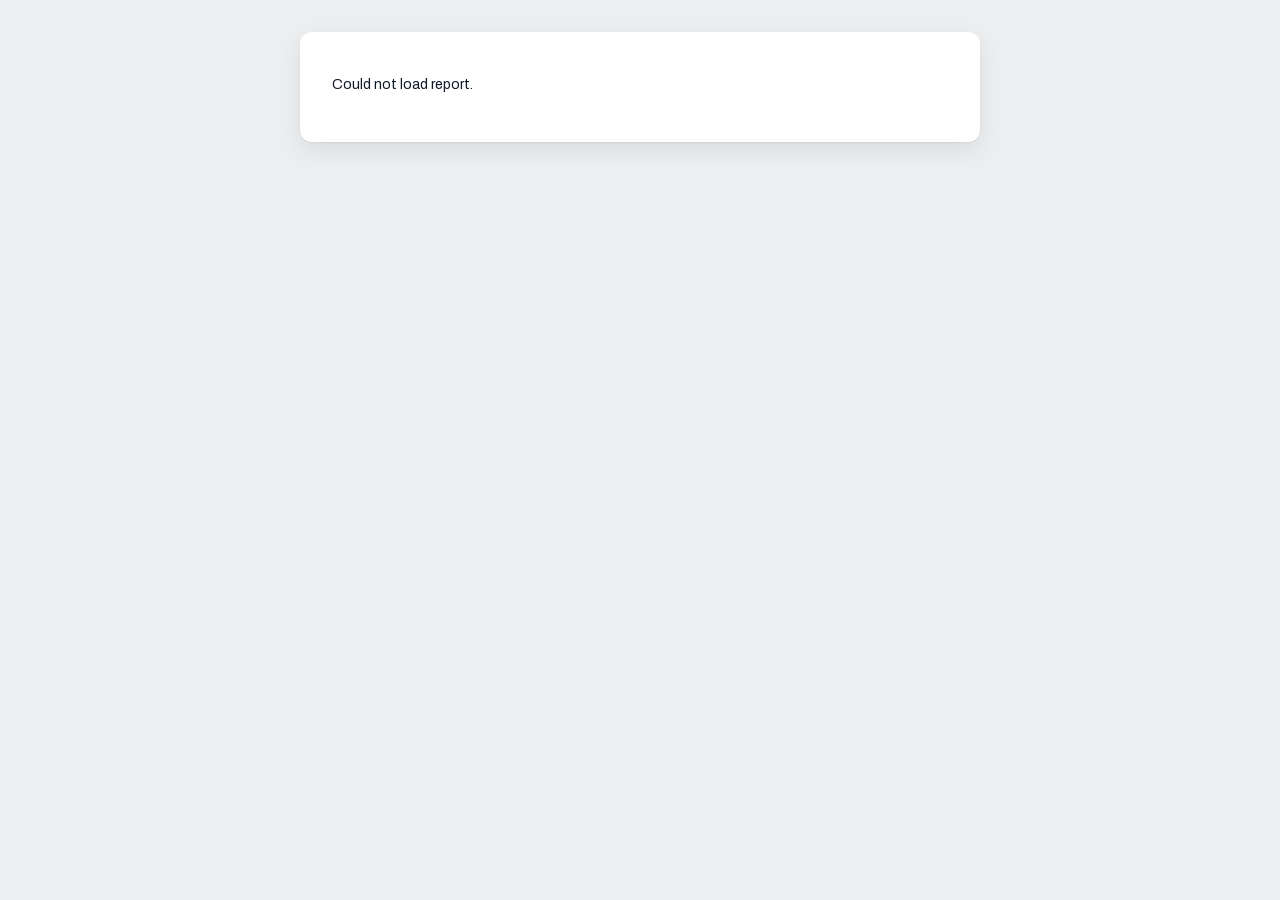
<file: report.html>
<!DOCTYPE html>
<html lang="en">
<head>
<meta charset="utf-8">
<meta name="viewport" content="width=device-width, initial-scale=1">
<title>Accessibility Atlas · Walking access report</title>
<link rel="stylesheet" href="vendor/fonts/outfit.css">
<link rel="stylesheet" href="vendor/fonts/archivo.css">
<link href="vendor/maplibre-gl.css" rel="stylesheet">
<script src="vendor/maplibre-gl.js"></script>
<style>
  :root{--canvas:#EDEEF0;--surface:#FFF;--surface-2:#F3F4F6;--surface-3:#F9FAFB;--border:#E5E7EB;--ink:#111827;
        --text-2:#374151;--muted:#6B7280;--r:12px;
        --font-ui:'Archivo','Helvetica Neue',Arial,sans-serif;--font-narrow:'Archivo Narrow','Arial Narrow',Arial,sans-serif;
        --font-brand:'Outfit','Helvetica Neue',Arial,sans-serif}
  *{box-sizing:border-box}
  body{margin:0;background:var(--canvas);color:var(--ink);font-family:var(--font-ui);font-size:14px;line-height:1.55;
       -webkit-font-smoothing:antialiased}
  .page{max-width:680px;margin:32px auto 48px;padding:28px 32px 32px;background:var(--surface);border-radius:var(--r);
        box-shadow:0 1px 2px rgba(0,0,0,.06),0 8px 24px rgba(0,0,0,.08)}
  .kicker,h2{font-family:var(--font-narrow);font-size:12px;letter-spacing:1.5px;text-transform:uppercase;font-weight:600;color:var(--muted)}
  h1{font-family:var(--font-brand);font-size:26px;margin:4px 0 2px;font-weight:500;line-height:1.15}
  .loc{color:var(--muted);font-size:12px}
  h2{margin:28px 0 8px;padding-bottom:6px;border-bottom:1px solid var(--border)}
  .row{display:flex;justify-content:space-between;gap:12px;padding:8px 0;border-bottom:1px solid var(--surface-2)}
  .far,.cnt,.u{color:var(--muted);font-weight:400}
  .v{text-align:right;font-variant-numeric:tabular-nums}
  .v b{font-weight:600}
  .cnt{font-size:12px}
  #rmap{height:300px;margin:18px 0 6px;border-radius:8px;overflow:hidden;background:var(--canvas)}
  #rmap .maplibregl-ctrl-attrib{font-size:10px}
  .maplegend{display:flex;gap:16px;font-size:12px;color:var(--muted);margin:2px 0 0}
  .maplegend{flex-wrap:wrap;gap:10px 14px}
  .maplegend i{display:inline-block;width:20px;height:0;vertical-align:middle;border-top:1.5px solid var(--ink);margin-right:5px}
  .maplegend .l10{border-top-style:dotted}.maplegend .l15{border-top:1.5px dashed var(--ink)}
  .maplegend .dots i{width:8px;height:8px;border:0;border-radius:50%;margin:0 2px 0 6px;vertical-align:-1px}
  .grp{margin:2px 0 6px}
  .grp .gt{display:flex;justify-content:space-between;font-weight:600;padding:8px 0;border-bottom:1px solid var(--surface-2)}
  .sub{padding-left:14px;color:var(--text-2);font-size:13px}
  .feel .row b{font-weight:600}
  .actions{margin:28px 0 0;display:flex;align-items:center;gap:10px}
  button,.back{font:inherit;height:36px;display:inline-flex;align-items:center;padding:0 16px;border-radius:8px;cursor:pointer;text-decoration:none}
  button{border:none;background:var(--ink);color:#fff;font-weight:600}
  button:hover{background:var(--text-2)}
  .back{border:1px solid var(--border);background:var(--surface);color:var(--ink)}
  .back:hover{background:var(--surface-2)}
  .caveats{padding-left:18px;color:var(--muted);font-size:12px;margin:4px 0 0}
  .caveats li{margin-bottom:4px}
  .note{color:var(--muted);font-size:12px;margin-top:26px;border-top:1px solid var(--border);padding-top:12px}
  .note+.note{margin-top:10px;border-top:0;padding-top:0}
  .note b{color:var(--text-2);font-weight:600}
  .note a,a{color:var(--ink)}
  .footlinks{display:flex;flex-wrap:wrap;gap:16px;margin-top:12px;font-family:var(--font-narrow);font-size:11px;letter-spacing:1.5px;text-transform:uppercase;font-weight:600}
  .footlinks a{color:var(--muted);text-decoration:none}
  .footlinks a:hover{color:var(--ink)}
  @media (max-width:720px){.page{margin:0;border-radius:0;padding:20px 18px 28px;box-shadow:none}}
  @media print{.actions{display:none}body{background:#fff}.page{box-shadow:none;margin:0;max-width:none}}
</style>
<!-- visit counter: page, referring site, country; no cookies, no IP addresses (live-feed/visits.js) -->
<script src="https://api.urbanobservatory.in/visits.js" defer></script>
</head>
<body>
<div class="page" id="report"><p class="loc">Loading…</p></div>
<script type="module">
import { latLngToCell, cellToParent, cellToLatLng } from "./vendor/h3-js.js";
import { CATEGORY_LABELS, TIER1, TIER2, H3_RES, DATA_URL } from "./config.js";
import { buildStyle, fetchBaseStyle, setEndpoints, addIconLayers, loadIcons, setFocus, setPin } from "./js/map.js";
import * as pmtiles from "./vendor/pmtiles.js";
maplibregl.addProtocol("pmtiles", new pmtiles.Protocol().tile);   // the style reads pmtiles:// sources

const P = new URLSearchParams(location.search);
const el = document.getElementById("report");
const fmt = (m) => m == null ? null : m < 1 ? "&lt;1 min" : Math.round(m) + " min";
const pct = (v) => v == null ? "–" : Math.round(v * 100) + "%";
// a walking-conditions row: bold value + lighter descriptor text (value vs text)
const cond = (label, valBold, tail = "") => `<div class="row"><span>${label}</span><span class="v">${
  valBold == null ? "–" : `<b>${valBold}</b>${tail ? `<span class="u"> ${tail}</span>` : ""}`}</span></div>`;
const BAND = 15, BI = 2;   // same 15-minute band as the card

(async () => {
  const ep = await (await fetch(`${DATA_URL}/endpoints.json`, { cache: "no-cache" })).json();
  setEndpoints(ep);
  let cell = P.get("cell");
  if (!cell && P.get("lat") && P.get("lng"))
    cell = latLngToCell(+P.get("lat"), +P.get("lng"), H3_RES);
  if (!cell) { el.innerHTML = "<p>No location specified.</p>"; return; }

  const parent = cellToParent(cell, ep.shards.shardRes);
  const shard = await (await fetch(`${DATA_URL}/` + ep.shards.cells.replace("{parent}", parent),
    { cache: "no-cache" })).json();
  const entry = shard[cell];
  if (!entry) { el.innerHTML = "<p>No walk data for this location (outside the pilot?).</p>"; return; }

  const [lat, lng] = cellToLatLng(cell);
  // amenity names arrive in capitals from the register: title-case them
  const tc = (v) => v.toLowerCase().replace(/(^|[\s,(/-])([a-z])/g, (m, a, b) => a + b.toUpperCase());
  const rawName = P.get("name");
  const name = rawName ? (rawName === rawName.toUpperCase() ? tc(rawName) : rawName)
    : P.get("ward")?.replace(/ \(Ward.*$/, "") || "Pinned spot";
  const cat = P.get("cat");
  const catLabel = cat && CATEGORY_LABELS[cat] ? CATEGORY_LABELS[cat] + " · " : "";
  // "Jubilee Hills (Ward 215), Khairatabad zone" → title + "Ward 215, Khairatabad zone"
  const where = P.get("ward")
    ? `${P.get("name") ? P.get("ward") : P.get("ward").replace(/^.*\(Ward (\d+)\)/, "Ward $1")} · ` : "";
  const today = new Date().toLocaleDateString("en-IN", { day: "numeric", month: "long", year: "numeric" });
  const near = entry.near || {}, counts = entry.counts || {}, q = entry.q || {};

  const grp = (gname, cats) => {
    const times = cats.map((c) => near[c]).filter((t) => t != null);
    const best = times.length ? "nearest " + fmt(Math.min(...times))
      : `<span class="far">over 15 min</span>`;
    const subs = cats.length > 1 ? cats.map((c) => {
      const t = near[c], n = (counts[c] || [0, 0, 0])[BI];
      return `<div class="row sub"><span>${CATEGORY_LABELS[c]}</span><span class="v">${
        t == null ? `<span class="far">over 15 min</span>`
                  : `<b>${fmt(t)}</b><span class="cnt"> · ${n} within ${BAND} min</span>`}</span></div>`;
    }).join("") : "";
    return `<div class="grp"><div class="gt"><span>${gname}</span><span>${best}</span></div>${subs}</div>`;
  };
  const t2 = TIER2.map((c) => {
    const n = (counts[c] || [0, 0, 0])[BI];
    return `<div class="row"><span>${CATEGORY_LABELS[c]}</span><span class="v">${
      n > 0 ? `<b>${n}</b><span class="cnt"> within ${BAND} min</span>`
            : `<span class="far">none</span>`}</span></div>`;
  }).join("");

  el.innerHTML = `
    <div class="kicker">Walking access report</div>
    <h1>${name}</h1>
    <div class="loc">${catLabel}${where}${lat.toFixed(4)}, ${lng.toFixed(4)} · generated ${today}</div>
    <div id="rmap"></div>
    <div class="maplegend">
      <span><i class="l5"></i>5 min</span><span><i class="l10"></i>10 min</span><span><i class="l15"></i>15 min</span>
      <span class="dots"><i style="background:#B3261E"></i>bus <i style="background:#185FA5"></i>metro <i style="background:#6A1B9A"></i>MMTS
        <i style="background:#B0870F"></i>school <i style="background:#2E7D32"></i>park <i style="background:#3C7D8E"></i>toilet</span></div>
    <h2>Walk time to nearest</h2>
    ${Object.entries(TIER1).map(([g, c]) => grp(g, c)).join("")}
    <h2>What else is within ${BAND} min</h2>
    ${t2}
    <h2>Walking conditions</h2>
    <div class="feel">
      ${cond("Streets within reach", q.length_km != null ? q.length_km.toFixed(1) + " km" : null)}
      ${cond("Street shade (daytime average)", q.shade != null ? pct(q.shade) : null, "shaded")}
      ${cond("Tree-lined streets", q.tree != null ? pct(q.tree) : null)}
      ${cond("Typical slope", q.slope != null ? (q.slope >= 5 ? "Steep" : q.slope >= 3 ? "Noticeable" : "Gentle") : null,
             q.slope != null ? q.slope.toFixed(1) + "%" : "")}
      ${cond("Footpaths", "Not mapped yet", "ground survey coming soon")}
      ${(Math.round(q.hw_major||0)+Math.round(q.hw_connector||0)+Math.round(q.hw_local||0)) > 0
        ? `<div class="row"><span>Road types <span class="u">(by length)</span></span><span class="v"><b>${Math.round(q.hw_major||0)}%</b> main road · <b>${Math.round(q.hw_connector||0)}%</b> side road · <b>${Math.round(q.hw_local||0)}%</b> lane</span></div>` : ""}
    </div>
    <h2>Read the numbers right</h2>
    <ul class="caveats">
      <li>Walk times are along streets at an easy 4.5 km/h, slowed on slopes, never as the crow flies.</li>
      <li>Shade is an average over daylight hours on four days spread across the year; trees count as full shade.${q.shade == null
        ? " This spot is outside the four core corporations, where shade is not mapped." : ""}</li>
      <li>Bus stops with one or two buses a day are not counted. MMTS times come from a 2019 timetable.</li>
      <li>Footpaths are not mapped yet; a ground survey and a data collection tool are coming soon.</li>
    </ul>
    <div class="actions"><button onclick="window.print()">Print / save as PDF</button>
      <a href="./" class="back">← Back to the map</a></div>
    <p class="note"><b>Please read before using these numbers.</b> This is a research tool under
      continuous development. The figures come from open data and automated models, and both can
      be wrong: amenities may be missing, misplaced or closed, street networks incomplete, and
      timetables out of date. Walk times are estimates for an average adult and will differ for
      children, older people and anyone with a disability. Check on the ground before relying on
      this report for planning, funding or policy decisions. No warranty is given, and the
      Hyderabad Urban Observatory accepts no liability for decisions taken on the basis of it.</p>
    <p class="note">Generated by the Accessibility Atlas, Hyderabad Urban Lab · Hyderabad Urban
      Observatory. Under continuous development. Feedback at
      <a href="mailto:hulf.observatory@gmail.com">hulf.observatory@gmail.com</a>.</p>
    <div class="footlinks">
      <a href="https://hyderabad.urbanobservatory.in" target="_blank" rel="noopener">Home</a>
      <a href="https://hyderabad.urbanobservatory.in/disclaimer" target="_blank" rel="noopener">Disclaimer</a>
    </div>`;
  document.title = "Accessibility Atlas · " + name;
  drawWalkshed(entry.ws, lng, lat);
})().catch(() => { el.innerHTML = "<p>Could not load report.</p>"; });

// the same map as the app: same basemap, streets, points and ring styles
async function drawWalkshed(ws, lng, lat) {
  if (!ws || typeof maplibregl === "undefined") return;
  const bands = [15, 10, 5].filter((b) => ws[b]);
  if (!bands.length) { document.getElementById("rmap").style.display = "none"; return; }
  const feats = bands.map((b) => ({ type: "Feature", properties: { band: b },
    geometry: { type: "MultiPolygon", coordinates: ws[b].map((r) => [r]) } }));
  const bounds = new maplibregl.LngLatBounds();
  ws[bands[0]].forEach((r) => r.forEach((c) => bounds.extend(c)));
  const base = await fetchBaseStyle();
  const style = buildStyle(base);
  style.layers.find((l) => l.id === "streets").paint["line-opacity"] = 0.9;
  const m = new maplibregl.Map({
    container: "rmap", interactive: false, attributionControl: { compact: true },
    bounds, fitBoundsOptions: { padding: 24 }, style,
  });
  m.on("load", () => {
    addIconLayers(m); loadIcons(m);
    m.getSource("walkshed-pin").setData({ type: "FeatureCollection", features: feats });
    setFocus(m, ws[15] || ws[bands[0]]);
    setPin(m, [lng, lat]);
    const a = document.querySelector("#rmap .maplibregl-ctrl-attrib");
    if (a) { a.classList.remove("maplibregl-compact-show"); a.removeAttribute("open"); }
  });
}
</script>
</body>
</html>
</file>
<file: vendor/fonts/outfit.css>
/* Outfit (variable, wght 300–700) — self-hosted, zero-CDN.
   Files from Google Fonts v15; latin + latin-ext subsets. */
@font-face {
  font-family: 'Outfit';
  font-style: normal;
  font-weight: 300 700;
  font-display: swap;
  src: url(outfit-latin.woff2) format('woff2');
  unicode-range: U+0000-00FF, U+0131, U+0152-0153, U+02BB-02BC, U+02C6, U+02DA,
    U+02DC, U+0304, U+0308, U+0329, U+2000-206F, U+20AC, U+2122, U+2191, U+2193,
    U+2212, U+2215, U+FEFF, U+FFFD;
}
@font-face {
  font-family: 'Outfit';
  font-style: normal;
  font-weight: 300 700;
  font-display: swap;
  src: url(outfit-latin-ext.woff2) format('woff2');
  unicode-range: U+0100-02BA, U+02BD-02C5, U+02C7-02CC, U+02CE-02D7, U+02DD-02FF,
    U+0304, U+0308, U+0329, U+1D00-1DBF, U+1E00-1E9F, U+1EF2-1EFF, U+2020,
    U+20A0-20AB, U+20AD-20C0, U+2113, U+2C60-2C7F, U+A720-A7FF;
}
</file>
<file: vendor/fonts/archivo.css>
/* Archivo + Archivo Narrow (variable, latin + latin-ext) — self-hosted from Google Fonts */
@font-face { font-family: 'Archivo'; font-style: normal; font-weight: 400 600; font-display: swap;
  src: url('archivo-latin.woff2') format('woff2'); unicode-range: U+0000-00FF, U+0131, U+0152-0153, U+02BB-02BC, U+02C6, U+02DA, U+02DC, U+0304, U+0308, U+0329, U+2000-206F, U+20AC, U+2122, U+2191, U+2193, U+2212, U+2215, U+FEFF, U+FFFD; }
@font-face { font-family: 'Archivo Narrow'; font-style: normal; font-weight: 500 600; font-display: swap;
  src: url('archivo-narrow-latin.woff2') format('woff2'); unicode-range: U+0000-00FF, U+0131, U+0152-0153, U+02BB-02BC, U+02C6, U+02DA, U+02DC, U+0304, U+0308, U+0329, U+2000-206F, U+20AC, U+2122, U+2191, U+2193, U+2212, U+2215, U+FEFF, U+FFFD; }
</file>
<file: vendor/maplibre-gl.css>
.maplibregl-map{font:12px/20px Helvetica Neue,Arial,Helvetica,sans-serif;overflow:hidden;position:relative;-webkit-tap-highlight-color:rgb(0 0 0/0)}.maplibregl-canvas{left:0;position:absolute;top:0}.maplibregl-map:fullscreen{height:100%;width:100%}.maplibregl-ctrl-group button.maplibregl-ctrl-compass{touch-action:none}.maplibregl-canvas-container.maplibregl-interactive,.maplibregl-ctrl-group button.maplibregl-ctrl-compass{cursor:grab;-webkit-user-select:none;-moz-user-select:none;user-select:none}.maplibregl-canvas-container.maplibregl-interactive.maplibregl-track-pointer{cursor:pointer}.maplibregl-canvas-container.maplibregl-interactive:active,.maplibregl-ctrl-group button.maplibregl-ctrl-compass:active{cursor:grabbing}.maplibregl-canvas-container.maplibregl-touch-zoom-rotate,.maplibregl-canvas-container.maplibregl-touch-zoom-rotate .maplibregl-canvas{touch-action:pan-x pan-y}.maplibregl-canvas-container.maplibregl-touch-drag-pan,.maplibregl-canvas-container.maplibregl-touch-drag-pan .maplibregl-canvas{touch-action:pinch-zoom}.maplibregl-canvas-container.maplibregl-touch-zoom-rotate.maplibregl-touch-drag-pan,.maplibregl-canvas-container.maplibregl-touch-zoom-rotate.maplibregl-touch-drag-pan .maplibregl-canvas{touch-action:none}.maplibregl-canvas-container.maplibregl-touch-drag-pan.maplibregl-cooperative-gestures,.maplibregl-canvas-container.maplibregl-touch-drag-pan.maplibregl-cooperative-gestures .maplibregl-canvas{touch-action:pan-x pan-y}.maplibregl-ctrl-bottom-left,.maplibregl-ctrl-bottom-right,.maplibregl-ctrl-top-left,.maplibregl-ctrl-top-right{pointer-events:none;position:absolute;z-index:2}.maplibregl-ctrl-top-left{left:0;top:0}.maplibregl-ctrl-top-right{right:0;top:0}.maplibregl-ctrl-bottom-left{bottom:0;left:0}.maplibregl-ctrl-bottom-right{bottom:0;right:0}.maplibregl-ctrl{clear:both;pointer-events:auto;transform:translate(0)}.maplibregl-ctrl-top-left .maplibregl-ctrl{float:left;margin:10px 0 0 10px}.maplibregl-ctrl-top-right .maplibregl-ctrl{float:right;margin:10px 10px 0 0}.maplibregl-ctrl-bottom-left .maplibregl-ctrl{float:left;margin:0 0 10px 10px}.maplibregl-ctrl-bottom-right .maplibregl-ctrl{float:right;margin:0 10px 10px 0}.maplibregl-ctrl-group{background:#fff;border-radius:4px}.maplibregl-ctrl-group:not(:empty){box-shadow:0 0 0 2px rgba(0,0,0,.1)}@media (forced-colors:active){.maplibregl-ctrl-group:not(:empty){box-shadow:0 0 0 2px ButtonText}}.maplibregl-ctrl-group button{background-color:transparent;border:0;box-sizing:border-box;cursor:pointer;display:block;height:29px;outline:none;padding:0;width:29px}.maplibregl-ctrl-group button+button{border-top:1px solid #ddd}.maplibregl-ctrl button .maplibregl-ctrl-icon{background-position:50%;background-repeat:no-repeat;display:block;height:100%;width:100%}@media (forced-colors:active){.maplibregl-ctrl-icon{background-color:transparent}.maplibregl-ctrl-group button+button{border-top:1px solid ButtonText}}.maplibregl-ctrl button::-moz-focus-inner{border:0;padding:0}.maplibregl-ctrl-attrib-button:focus,.maplibregl-ctrl-group button:focus{box-shadow:0 0 2px 2px #0096ff}.maplibregl-ctrl button:disabled{cursor:not-allowed}.maplibregl-ctrl button:disabled .maplibregl-ctrl-icon{opacity:.25}.maplibregl-ctrl button:not(:disabled):hover{background-color:rgb(0 0 0/5%)}.maplibregl-ctrl-group button:focus:focus-visible{box-shadow:0 0 2px 2px #0096ff}.maplibregl-ctrl-group button:focus:not(:focus-visible){box-shadow:none}.maplibregl-ctrl-group button:focus:first-child{border-radius:4px 4px 0 0}.maplibregl-ctrl-group button:focus:last-child{border-radius:0 0 4px 4px}.maplibregl-ctrl-group button:focus:only-child{border-radius:inherit}.maplibregl-ctrl button.maplibregl-ctrl-zoom-out .maplibregl-ctrl-icon{background-image:url("data:image/svg+xml;charset=utf-8,%3Csvg xmlns='http://www.w3.org/2000/svg' width='29' height='29' fill='%23333' viewBox='0 0 29 29'%3E%3Cpath d='M10 13c-.75 0-1.5.75-1.5 1.5S9.25 16 10 16h9c.75 0 1.5-.75 1.5-1.5S19.75 13 19 13z'/%3E%3C/svg%3E")}.maplibregl-ctrl button.maplibregl-ctrl-zoom-in .maplibregl-ctrl-icon{background-image:url("data:image/svg+xml;charset=utf-8,%3Csvg xmlns='http://www.w3.org/2000/svg' width='29' height='29' fill='%23333' viewBox='0 0 29 29'%3E%3Cpath d='M14.5 8.5c-.75 0-1.5.75-1.5 1.5v3h-3c-.75 0-1.5.75-1.5 1.5S9.25 16 10 16h3v3c0 .75.75 1.5 1.5 1.5S16 19.75 16 19v-3h3c.75 0 1.5-.75 1.5-1.5S19.75 13 19 13h-3v-3c0-.75-.75-1.5-1.5-1.5'/%3E%3C/svg%3E")}@media (forced-colors:active){.maplibregl-ctrl button.maplibregl-ctrl-zoom-out .maplibregl-ctrl-icon{background-image:url("data:image/svg+xml;charset=utf-8,%3Csvg xmlns='http://www.w3.org/2000/svg' width='29' height='29' fill='%23fff' viewBox='0 0 29 29'%3E%3Cpath d='M10 13c-.75 0-1.5.75-1.5 1.5S9.25 16 10 16h9c.75 0 1.5-.75 1.5-1.5S19.75 13 19 13z'/%3E%3C/svg%3E")}.maplibregl-ctrl button.maplibregl-ctrl-zoom-in .maplibregl-ctrl-icon{background-image:url("data:image/svg+xml;charset=utf-8,%3Csvg xmlns='http://www.w3.org/2000/svg' width='29' height='29' fill='%23fff' viewBox='0 0 29 29'%3E%3Cpath d='M14.5 8.5c-.75 0-1.5.75-1.5 1.5v3h-3c-.75 0-1.5.75-1.5 1.5S9.25 16 10 16h3v3c0 .75.75 1.5 1.5 1.5S16 19.75 16 19v-3h3c.75 0 1.5-.75 1.5-1.5S19.75 13 19 13h-3v-3c0-.75-.75-1.5-1.5-1.5'/%3E%3C/svg%3E")}}@media (forced-colors:active) and (prefers-color-scheme:light){.maplibregl-ctrl button.maplibregl-ctrl-zoom-out .maplibregl-ctrl-icon{background-image:url("data:image/svg+xml;charset=utf-8,%3Csvg xmlns='http://www.w3.org/2000/svg' width='29' height='29' viewBox='0 0 29 29'%3E%3Cpath d='M10 13c-.75 0-1.5.75-1.5 1.5S9.25 16 10 16h9c.75 0 1.5-.75 1.5-1.5S19.75 13 19 13z'/%3E%3C/svg%3E")}.maplibregl-ctrl button.maplibregl-ctrl-zoom-in .maplibregl-ctrl-icon{background-image:url("data:image/svg+xml;charset=utf-8,%3Csvg xmlns='http://www.w3.org/2000/svg' width='29' height='29' viewBox='0 0 29 29'%3E%3Cpath d='M14.5 8.5c-.75 0-1.5.75-1.5 1.5v3h-3c-.75 0-1.5.75-1.5 1.5S9.25 16 10 16h3v3c0 .75.75 1.5 1.5 1.5S16 19.75 16 19v-3h3c.75 0 1.5-.75 1.5-1.5S19.75 13 19 13h-3v-3c0-.75-.75-1.5-1.5-1.5'/%3E%3C/svg%3E")}}.maplibregl-ctrl button.maplibregl-ctrl-fullscreen .maplibregl-ctrl-icon{background-image:url("data:image/svg+xml;charset=utf-8,%3Csvg xmlns='http://www.w3.org/2000/svg' width='29' height='29' fill='%23333' viewBox='0 0 29 29'%3E%3Cpath d='M24 16v5.5c0 1.75-.75 2.5-2.5 2.5H16v-1l3-1.5-4-5.5 1-1 5.5 4 1.5-3zM6 16l1.5 3 5.5-4 1 1-4 5.5 3 1.5v1H7.5C5.75 24 5 23.25 5 21.5V16zm7-11v1l-3 1.5 4 5.5-1 1-5.5-4L6 13H5V7.5C5 5.75 5.75 5 7.5 5zm11 2.5c0-1.75-.75-2.5-2.5-2.5H16v1l3 1.5-4 5.5 1 1 5.5-4 1.5 3h1z'/%3E%3C/svg%3E")}.maplibregl-ctrl button.maplibregl-ctrl-shrink .maplibregl-ctrl-icon{background-image:url("data:image/svg+xml;charset=utf-8,%3Csvg xmlns='http://www.w3.org/2000/svg' width='29' height='29' viewBox='0 0 29 29'%3E%3Cpath d='M18.5 16c-1.75 0-2.5.75-2.5 2.5V24h1l1.5-3 5.5 4 1-1-4-5.5 3-1.5v-1zM13 18.5c0-1.75-.75-2.5-2.5-2.5H5v1l3 1.5L4 24l1 1 5.5-4 1.5 3h1zm3-8c0 1.75.75 2.5 2.5 2.5H24v-1l-3-1.5L25 5l-1-1-5.5 4L17 5h-1zM10.5 13c1.75 0 2.5-.75 2.5-2.5V5h-1l-1.5 3L5 4 4 5l4 5.5L5 12v1z'/%3E%3C/svg%3E")}@media (forced-colors:active){.maplibregl-ctrl button.maplibregl-ctrl-fullscreen .maplibregl-ctrl-icon{background-image:url("data:image/svg+xml;charset=utf-8,%3Csvg xmlns='http://www.w3.org/2000/svg' width='29' height='29' fill='%23fff' viewBox='0 0 29 29'%3E%3Cpath d='M24 16v5.5c0 1.75-.75 2.5-2.5 2.5H16v-1l3-1.5-4-5.5 1-1 5.5 4 1.5-3zM6 16l1.5 3 5.5-4 1 1-4 5.5 3 1.5v1H7.5C5.75 24 5 23.25 5 21.5V16zm7-11v1l-3 1.5 4 5.5-1 1-5.5-4L6 13H5V7.5C5 5.75 5.75 5 7.5 5zm11 2.5c0-1.75-.75-2.5-2.5-2.5H16v1l3 1.5-4 5.5 1 1 5.5-4 1.5 3h1z'/%3E%3C/svg%3E")}.maplibregl-ctrl button.maplibregl-ctrl-shrink .maplibregl-ctrl-icon{background-image:url("data:image/svg+xml;charset=utf-8,%3Csvg xmlns='http://www.w3.org/2000/svg' width='29' height='29' fill='%23fff' viewBox='0 0 29 29'%3E%3Cpath d='M18.5 16c-1.75 0-2.5.75-2.5 2.5V24h1l1.5-3 5.5 4 1-1-4-5.5 3-1.5v-1zM13 18.5c0-1.75-.75-2.5-2.5-2.5H5v1l3 1.5L4 24l1 1 5.5-4 1.5 3h1zm3-8c0 1.75.75 2.5 2.5 2.5H24v-1l-3-1.5L25 5l-1-1-5.5 4L17 5h-1zM10.5 13c1.75 0 2.5-.75 2.5-2.5V5h-1l-1.5 3L5 4 4 5l4 5.5L5 12v1z'/%3E%3C/svg%3E")}}@media (forced-colors:active) and (prefers-color-scheme:light){.maplibregl-ctrl button.maplibregl-ctrl-fullscreen .maplibregl-ctrl-icon{background-image:url("data:image/svg+xml;charset=utf-8,%3Csvg xmlns='http://www.w3.org/2000/svg' width='29' height='29' viewBox='0 0 29 29'%3E%3Cpath d='M24 16v5.5c0 1.75-.75 2.5-2.5 2.5H16v-1l3-1.5-4-5.5 1-1 5.5 4 1.5-3zM6 16l1.5 3 5.5-4 1 1-4 5.5 3 1.5v1H7.5C5.75 24 5 23.25 5 21.5V16zm7-11v1l-3 1.5 4 5.5-1 1-5.5-4L6 13H5V7.5C5 5.75 5.75 5 7.5 5zm11 2.5c0-1.75-.75-2.5-2.5-2.5H16v1l3 1.5-4 5.5 1 1 5.5-4 1.5 3h1z'/%3E%3C/svg%3E")}.maplibregl-ctrl button.maplibregl-ctrl-shrink .maplibregl-ctrl-icon{background-image:url("data:image/svg+xml;charset=utf-8,%3Csvg xmlns='http://www.w3.org/2000/svg' width='29' height='29' viewBox='0 0 29 29'%3E%3Cpath d='M18.5 16c-1.75 0-2.5.75-2.5 2.5V24h1l1.5-3 5.5 4 1-1-4-5.5 3-1.5v-1zM13 18.5c0-1.75-.75-2.5-2.5-2.5H5v1l3 1.5L4 24l1 1 5.5-4 1.5 3h1zm3-8c0 1.75.75 2.5 2.5 2.5H24v-1l-3-1.5L25 5l-1-1-5.5 4L17 5h-1zM10.5 13c1.75 0 2.5-.75 2.5-2.5V5h-1l-1.5 3L5 4 4 5l4 5.5L5 12v1z'/%3E%3C/svg%3E")}}.maplibregl-ctrl button.maplibregl-ctrl-compass .maplibregl-ctrl-icon{background-image:url("data:image/svg+xml;charset=utf-8,%3Csvg xmlns='http://www.w3.org/2000/svg' width='29' height='29' fill='%23333' viewBox='0 0 29 29'%3E%3Cpath d='m10.5 14 4-8 4 8z'/%3E%3Cpath fill='%23ccc' d='m10.5 16 4 8 4-8z'/%3E%3C/svg%3E")}@media (forced-colors:active){.maplibregl-ctrl button.maplibregl-ctrl-compass .maplibregl-ctrl-icon{background-image:url("data:image/svg+xml;charset=utf-8,%3Csvg xmlns='http://www.w3.org/2000/svg' width='29' height='29' fill='%23fff' viewBox='0 0 29 29'%3E%3Cpath d='m10.5 14 4-8 4 8z'/%3E%3Cpath fill='%23ccc' d='m10.5 16 4 8 4-8z'/%3E%3C/svg%3E")}}@media (forced-colors:active) and (prefers-color-scheme:light){.maplibregl-ctrl button.maplibregl-ctrl-compass .maplibregl-ctrl-icon{background-image:url("data:image/svg+xml;charset=utf-8,%3Csvg xmlns='http://www.w3.org/2000/svg' width='29' height='29' viewBox='0 0 29 29'%3E%3Cpath d='m10.5 14 4-8 4 8z'/%3E%3Cpath fill='%23ccc' d='m10.5 16 4 8 4-8z'/%3E%3C/svg%3E")}}.maplibregl-ctrl button.maplibregl-ctrl-terrain .maplibregl-ctrl-icon{background-image:url("data:image/svg+xml;charset=utf-8,%3Csvg xmlns='http://www.w3.org/2000/svg' width='22' height='22' fill='%23333' viewBox='0 0 22 22'%3E%3Cpath d='m1.754 13.406 4.453-4.851 3.09 3.09 3.281 3.277.969-.969-3.309-3.312 3.844-4.121 6.148 6.886h1.082v-.855l-7.207-8.07-4.84 5.187L6.169 6.57l-5.48 5.965v.871ZM.688 16.844h20.625v1.375H.688Zm0 0'/%3E%3C/svg%3E")}.maplibregl-ctrl button.maplibregl-ctrl-terrain-enabled .maplibregl-ctrl-icon{background-image:url("data:image/svg+xml;charset=utf-8,%3Csvg xmlns='http://www.w3.org/2000/svg' width='22' height='22' fill='%2333b5e5' viewBox='0 0 22 22'%3E%3Cpath d='m1.754 13.406 4.453-4.851 3.09 3.09 3.281 3.277.969-.969-3.309-3.312 3.844-4.121 6.148 6.886h1.082v-.855l-7.207-8.07-4.84 5.187L6.169 6.57l-5.48 5.965v.871ZM.688 16.844h20.625v1.375H.688Zm0 0'/%3E%3C/svg%3E")}.maplibregl-ctrl button.maplibregl-ctrl-geolocate .maplibregl-ctrl-icon{background-image:url("data:image/svg+xml;charset=utf-8,%3Csvg xmlns='http://www.w3.org/2000/svg' width='29' height='29' fill='%23333' viewBox='0 0 20 20'%3E%3Cpath d='M10 4C9 4 9 5 9 5v.1A5 5 0 0 0 5.1 9H5s-1 0-1 1 1 1 1 1h.1A5 5 0 0 0 9 14.9v.1s0 1 1 1 1-1 1-1v-.1a5 5 0 0 0 3.9-3.9h.1s1 0 1-1-1-1-1-1h-.1A5 5 0 0 0 11 5.1V5s0-1-1-1m0 2.5a3.5 3.5 0 1 1 0 7 3.5 3.5 0 1 1 0-7'/%3E%3Ccircle cx='10' cy='10' r='2'/%3E%3C/svg%3E")}.maplibregl-ctrl button.maplibregl-ctrl-geolocate:disabled .maplibregl-ctrl-icon{background-image:url("data:image/svg+xml;charset=utf-8,%3Csvg xmlns='http://www.w3.org/2000/svg' width='29' height='29' fill='%23aaa' viewBox='0 0 20 20'%3E%3Cpath d='M10 4C9 4 9 5 9 5v.1A5 5 0 0 0 5.1 9H5s-1 0-1 1 1 1 1 1h.1A5 5 0 0 0 9 14.9v.1s0 1 1 1 1-1 1-1v-.1a5 5 0 0 0 3.9-3.9h.1s1 0 1-1-1-1-1-1h-.1A5 5 0 0 0 11 5.1V5s0-1-1-1m0 2.5a3.5 3.5 0 1 1 0 7 3.5 3.5 0 1 1 0-7'/%3E%3Ccircle cx='10' cy='10' r='2'/%3E%3Cpath fill='red' d='m14 5 1 1-9 9-1-1z'/%3E%3C/svg%3E")}.maplibregl-ctrl button.maplibregl-ctrl-geolocate.maplibregl-ctrl-geolocate-active .maplibregl-ctrl-icon{background-image:url("data:image/svg+xml;charset=utf-8,%3Csvg xmlns='http://www.w3.org/2000/svg' width='29' height='29' fill='%2333b5e5' viewBox='0 0 20 20'%3E%3Cpath d='M10 4C9 4 9 5 9 5v.1A5 5 0 0 0 5.1 9H5s-1 0-1 1 1 1 1 1h.1A5 5 0 0 0 9 14.9v.1s0 1 1 1 1-1 1-1v-.1a5 5 0 0 0 3.9-3.9h.1s1 0 1-1-1-1-1-1h-.1A5 5 0 0 0 11 5.1V5s0-1-1-1m0 2.5a3.5 3.5 0 1 1 0 7 3.5 3.5 0 1 1 0-7'/%3E%3Ccircle cx='10' cy='10' r='2'/%3E%3C/svg%3E")}.maplibregl-ctrl button.maplibregl-ctrl-geolocate.maplibregl-ctrl-geolocate-active-error .maplibregl-ctrl-icon{background-image:url("data:image/svg+xml;charset=utf-8,%3Csvg xmlns='http://www.w3.org/2000/svg' width='29' height='29' fill='%23e58978' viewBox='0 0 20 20'%3E%3Cpath d='M10 4C9 4 9 5 9 5v.1A5 5 0 0 0 5.1 9H5s-1 0-1 1 1 1 1 1h.1A5 5 0 0 0 9 14.9v.1s0 1 1 1 1-1 1-1v-.1a5 5 0 0 0 3.9-3.9h.1s1 0 1-1-1-1-1-1h-.1A5 5 0 0 0 11 5.1V5s0-1-1-1m0 2.5a3.5 3.5 0 1 1 0 7 3.5 3.5 0 1 1 0-7'/%3E%3Ccircle cx='10' cy='10' r='2'/%3E%3C/svg%3E")}.maplibregl-ctrl button.maplibregl-ctrl-geolocate.maplibregl-ctrl-geolocate-background .maplibregl-ctrl-icon{background-image:url("data:image/svg+xml;charset=utf-8,%3Csvg xmlns='http://www.w3.org/2000/svg' width='29' height='29' fill='%2333b5e5' viewBox='0 0 20 20'%3E%3Cpath d='M10 4C9 4 9 5 9 5v.1A5 5 0 0 0 5.1 9H5s-1 0-1 1 1 1 1 1h.1A5 5 0 0 0 9 14.9v.1s0 1 1 1 1-1 1-1v-.1a5 5 0 0 0 3.9-3.9h.1s1 0 1-1-1-1-1-1h-.1A5 5 0 0 0 11 5.1V5s0-1-1-1m0 2.5a3.5 3.5 0 1 1 0 7 3.5 3.5 0 1 1 0-7'/%3E%3C/svg%3E")}.maplibregl-ctrl button.maplibregl-ctrl-geolocate.maplibregl-ctrl-geolocate-background-error .maplibregl-ctrl-icon{background-image:url("data:image/svg+xml;charset=utf-8,%3Csvg xmlns='http://www.w3.org/2000/svg' width='29' height='29' fill='%23e54e33' viewBox='0 0 20 20'%3E%3Cpath d='M10 4C9 4 9 5 9 5v.1A5 5 0 0 0 5.1 9H5s-1 0-1 1 1 1 1 1h.1A5 5 0 0 0 9 14.9v.1s0 1 1 1 1-1 1-1v-.1a5 5 0 0 0 3.9-3.9h.1s1 0 1-1-1-1-1-1h-.1A5 5 0 0 0 11 5.1V5s0-1-1-1m0 2.5a3.5 3.5 0 1 1 0 7 3.5 3.5 0 1 1 0-7'/%3E%3C/svg%3E")}.maplibregl-ctrl button.maplibregl-ctrl-geolocate.maplibregl-ctrl-geolocate-waiting .maplibregl-ctrl-icon{animation:maplibregl-spin 2s linear infinite}@media (forced-colors:active){.maplibregl-ctrl button.maplibregl-ctrl-geolocate .maplibregl-ctrl-icon{background-image:url("data:image/svg+xml;charset=utf-8,%3Csvg xmlns='http://www.w3.org/2000/svg' width='29' height='29' fill='%23fff' viewBox='0 0 20 20'%3E%3Cpath d='M10 4C9 4 9 5 9 5v.1A5 5 0 0 0 5.1 9H5s-1 0-1 1 1 1 1 1h.1A5 5 0 0 0 9 14.9v.1s0 1 1 1 1-1 1-1v-.1a5 5 0 0 0 3.9-3.9h.1s1 0 1-1-1-1-1-1h-.1A5 5 0 0 0 11 5.1V5s0-1-1-1m0 2.5a3.5 3.5 0 1 1 0 7 3.5 3.5 0 1 1 0-7'/%3E%3Ccircle cx='10' cy='10' r='2'/%3E%3C/svg%3E")}.maplibregl-ctrl button.maplibregl-ctrl-geolocate:disabled .maplibregl-ctrl-icon{background-image:url("data:image/svg+xml;charset=utf-8,%3Csvg xmlns='http://www.w3.org/2000/svg' width='29' height='29' fill='%23999' viewBox='0 0 20 20'%3E%3Cpath d='M10 4C9 4 9 5 9 5v.1A5 5 0 0 0 5.1 9H5s-1 0-1 1 1 1 1 1h.1A5 5 0 0 0 9 14.9v.1s0 1 1 1 1-1 1-1v-.1a5 5 0 0 0 3.9-3.9h.1s1 0 1-1-1-1-1-1h-.1A5 5 0 0 0 11 5.1V5s0-1-1-1m0 2.5a3.5 3.5 0 1 1 0 7 3.5 3.5 0 1 1 0-7'/%3E%3Ccircle cx='10' cy='10' r='2'/%3E%3Cpath fill='red' d='m14 5 1 1-9 9-1-1z'/%3E%3C/svg%3E")}.maplibregl-ctrl button.maplibregl-ctrl-geolocate.maplibregl-ctrl-geolocate-active .maplibregl-ctrl-icon{background-image:url("data:image/svg+xml;charset=utf-8,%3Csvg xmlns='http://www.w3.org/2000/svg' width='29' height='29' fill='%2333b5e5' viewBox='0 0 20 20'%3E%3Cpath d='M10 4C9 4 9 5 9 5v.1A5 5 0 0 0 5.1 9H5s-1 0-1 1 1 1 1 1h.1A5 5 0 0 0 9 14.9v.1s0 1 1 1 1-1 1-1v-.1a5 5 0 0 0 3.9-3.9h.1s1 0 1-1-1-1-1-1h-.1A5 5 0 0 0 11 5.1V5s0-1-1-1m0 2.5a3.5 3.5 0 1 1 0 7 3.5 3.5 0 1 1 0-7'/%3E%3Ccircle cx='10' cy='10' r='2'/%3E%3C/svg%3E")}.maplibregl-ctrl button.maplibregl-ctrl-geolocate.maplibregl-ctrl-geolocate-active-error .maplibregl-ctrl-icon{background-image:url("data:image/svg+xml;charset=utf-8,%3Csvg xmlns='http://www.w3.org/2000/svg' width='29' height='29' fill='%23e58978' viewBox='0 0 20 20'%3E%3Cpath d='M10 4C9 4 9 5 9 5v.1A5 5 0 0 0 5.1 9H5s-1 0-1 1 1 1 1 1h.1A5 5 0 0 0 9 14.9v.1s0 1 1 1 1-1 1-1v-.1a5 5 0 0 0 3.9-3.9h.1s1 0 1-1-1-1-1-1h-.1A5 5 0 0 0 11 5.1V5s0-1-1-1m0 2.5a3.5 3.5 0 1 1 0 7 3.5 3.5 0 1 1 0-7'/%3E%3Ccircle cx='10' cy='10' r='2'/%3E%3C/svg%3E")}.maplibregl-ctrl button.maplibregl-ctrl-geolocate.maplibregl-ctrl-geolocate-background .maplibregl-ctrl-icon{background-image:url("data:image/svg+xml;charset=utf-8,%3Csvg xmlns='http://www.w3.org/2000/svg' width='29' height='29' fill='%2333b5e5' viewBox='0 0 20 20'%3E%3Cpath d='M10 4C9 4 9 5 9 5v.1A5 5 0 0 0 5.1 9H5s-1 0-1 1 1 1 1 1h.1A5 5 0 0 0 9 14.9v.1s0 1 1 1 1-1 1-1v-.1a5 5 0 0 0 3.9-3.9h.1s1 0 1-1-1-1-1-1h-.1A5 5 0 0 0 11 5.1V5s0-1-1-1m0 2.5a3.5 3.5 0 1 1 0 7 3.5 3.5 0 1 1 0-7'/%3E%3C/svg%3E")}.maplibregl-ctrl button.maplibregl-ctrl-geolocate.maplibregl-ctrl-geolocate-background-error .maplibregl-ctrl-icon{background-image:url("data:image/svg+xml;charset=utf-8,%3Csvg xmlns='http://www.w3.org/2000/svg' width='29' height='29' fill='%23e54e33' viewBox='0 0 20 20'%3E%3Cpath d='M10 4C9 4 9 5 9 5v.1A5 5 0 0 0 5.1 9H5s-1 0-1 1 1 1 1 1h.1A5 5 0 0 0 9 14.9v.1s0 1 1 1 1-1 1-1v-.1a5 5 0 0 0 3.9-3.9h.1s1 0 1-1-1-1-1-1h-.1A5 5 0 0 0 11 5.1V5s0-1-1-1m0 2.5a3.5 3.5 0 1 1 0 7 3.5 3.5 0 1 1 0-7'/%3E%3C/svg%3E")}}@media (forced-colors:active) and (prefers-color-scheme:light){.maplibregl-ctrl button.maplibregl-ctrl-geolocate .maplibregl-ctrl-icon{background-image:url("data:image/svg+xml;charset=utf-8,%3Csvg xmlns='http://www.w3.org/2000/svg' width='29' height='29' viewBox='0 0 20 20'%3E%3Cpath d='M10 4C9 4 9 5 9 5v.1A5 5 0 0 0 5.1 9H5s-1 0-1 1 1 1 1 1h.1A5 5 0 0 0 9 14.9v.1s0 1 1 1 1-1 1-1v-.1a5 5 0 0 0 3.9-3.9h.1s1 0 1-1-1-1-1-1h-.1A5 5 0 0 0 11 5.1V5s0-1-1-1m0 2.5a3.5 3.5 0 1 1 0 7 3.5 3.5 0 1 1 0-7'/%3E%3Ccircle cx='10' cy='10' r='2'/%3E%3C/svg%3E")}.maplibregl-ctrl button.maplibregl-ctrl-geolocate:disabled .maplibregl-ctrl-icon{background-image:url("data:image/svg+xml;charset=utf-8,%3Csvg xmlns='http://www.w3.org/2000/svg' width='29' height='29' fill='%23666' viewBox='0 0 20 20'%3E%3Cpath d='M10 4C9 4 9 5 9 5v.1A5 5 0 0 0 5.1 9H5s-1 0-1 1 1 1 1 1h.1A5 5 0 0 0 9 14.9v.1s0 1 1 1 1-1 1-1v-.1a5 5 0 0 0 3.9-3.9h.1s1 0 1-1-1-1-1-1h-.1A5 5 0 0 0 11 5.1V5s0-1-1-1m0 2.5a3.5 3.5 0 1 1 0 7 3.5 3.5 0 1 1 0-7'/%3E%3Ccircle cx='10' cy='10' r='2'/%3E%3Cpath fill='red' d='m14 5 1 1-9 9-1-1z'/%3E%3C/svg%3E")}}@keyframes maplibregl-spin{0%{transform:rotate(0deg)}to{transform:rotate(1turn)}}a.maplibregl-ctrl-logo{background-image:url("data:image/svg+xml;charset=utf-8,%3Csvg xmlns='http://www.w3.org/2000/svg' width='88' height='23' fill='none'%3E%3Cpath fill='%23000' fill-opacity='.4' fill-rule='evenodd' d='M17.408 16.796h-1.827l2.501-12.095h.198l3.324 6.533.988 2.19.988-2.19 3.258-6.533h.181l2.6 12.095h-1.81l-1.218-5.644-.362-1.71-.658 1.71-2.929 5.644h-.098l-2.914-5.644-.757-1.71-.345 1.71zm1.958-3.42-.726 3.663a1.255 1.255 0 0 1-1.232 1.011h-1.827a1.255 1.255 0 0 1-1.229-1.509l2.501-12.095a1.255 1.255 0 0 1 1.23-1.001h.197a1.25 1.25 0 0 1 1.12.685l3.19 6.273 3.125-6.263a1.25 1.25 0 0 1 1.123-.695h.181a1.255 1.255 0 0 1 1.227.991l1.443 6.71a5 5 0 0 1 .314-.787l.009-.016a4.6 4.6 0 0 1 1.777-1.887c.782-.46 1.668-.667 2.611-.667a4.6 4.6 0 0 1 1.7.32l.306.134c.21-.16.474-.256.759-.256h1.694a1.255 1.255 0 0 1 1.212.925 1.255 1.255 0 0 1 1.212-.925h1.711c.284 0 .545.094.755.252.613-.3 1.312-.45 2.075-.45 1.356 0 2.557.445 3.482 1.4q.47.48.763 1.064V4.701a1.255 1.255 0 0 1 1.255-1.255h1.86A1.255 1.255 0 0 1 54.44 4.7v9.194h2.217c.19 0 .37.043.532.118v-4.77c0-.356.147-.678.385-.906a2.42 2.42 0 0 1-.682-1.71c0-.665.267-1.253.735-1.7a2.45 2.45 0 0 1 1.722-.674 2.43 2.43 0 0 1 1.705.675q.318.302.504.683V4.7a1.255 1.255 0 0 1 1.255-1.255h1.744A1.255 1.255 0 0 1 65.812 4.7v3.335a4.8 4.8 0 0 1 1.526-.246c.938 0 1.817.214 2.59.69a4.47 4.47 0 0 1 1.67 1.743v-.98a1.255 1.255 0 0 1 1.256-1.256h1.777c.233 0 .451.064.639.174a3.4 3.4 0 0 1 1.567-.372c.346 0 .861.02 1.285.232a1.25 1.25 0 0 1 .689 1.004 4.7 4.7 0 0 1 .853-.588c.795-.44 1.675-.647 2.61-.647 1.385 0 2.65.39 3.525 1.396.836.938 1.168 2.173 1.168 3.528q-.001.515-.056 1.051a1.255 1.255 0 0 1-.947 1.09l.408.952a1.255 1.255 0 0 1-.477 1.552c-.418.268-.92.463-1.458.612-.613.171-1.304.244-2.049.244-1.06 0-2.043-.207-2.886-.698l-.015-.008c-.798-.48-1.419-1.135-1.818-1.963l-.004-.008a5.8 5.8 0 0 1-.548-2.512q0-.429.053-.843a1.3 1.3 0 0 1-.333-.086l-.166-.004c-.223 0-.426.062-.643.228-.03.024-.142.139-.142.59v3.883a1.255 1.255 0 0 1-1.256 1.256h-1.777a1.255 1.255 0 0 1-1.256-1.256V15.69l-.032.057a4.8 4.8 0 0 1-1.86 1.833 5.04 5.04 0 0 1-2.484.634 4.5 4.5 0 0 1-1.935-.424 1.25 1.25 0 0 1-.764.258h-1.71a1.255 1.255 0 0 1-1.256-1.255V7.687a2.4 2.4 0 0 1-.428.625c.253.23.412.561.412.93v7.553a1.255 1.255 0 0 1-1.256 1.255h-1.843a1.25 1.25 0 0 1-.894-.373c-.228.23-.544.373-.894.373H51.32a1.255 1.255 0 0 1-1.256-1.255v-1.251l-.061.117a4.7 4.7 0 0 1-1.782 1.884 4.77 4.77 0 0 1-2.485.67 5.6 5.6 0 0 1-1.485-.188l.009 2.764a1.255 1.255 0 0 1-1.255 1.259h-1.729a1.255 1.255 0 0 1-1.255-1.255v-3.537a1.255 1.255 0 0 1-1.167.793h-1.679a1.25 1.25 0 0 1-.77-.263 4.5 4.5 0 0 1-1.945.429c-.885 0-1.724-.21-2.495-.632l-.017-.01a5 5 0 0 1-1.081-.836 1.255 1.255 0 0 1-1.254 1.312h-1.81a1.255 1.255 0 0 1-1.228-.99l-.782-3.625-2.044 3.939a1.25 1.25 0 0 1-1.115.676h-.098a1.25 1.25 0 0 1-1.116-.68l-2.061-3.994zM35.92 16.63l.207-.114.223-.15q.493-.356.735-.785l.061-.118.033 1.332h1.678V9.242h-1.694l-.033 1.267q-.133-.329-.526-.658l-.032-.028a3.2 3.2 0 0 0-.668-.428l-.27-.12a3.3 3.3 0 0 0-1.235-.23q-1.136-.001-1.974.493a3.36 3.36 0 0 0-1.3 1.382q-.445.89-.444 2.074 0 1.2.51 2.107a3.8 3.8 0 0 0 1.382 1.381 3.9 3.9 0 0 0 1.893.477q.795 0 1.455-.33zm-2.789-5.38q-.576.675-.575 1.762 0 1.102.559 1.794.576.675 1.645.675a2.25 2.25 0 0 0 .934-.19 2.2 2.2 0 0 0 .468-.29l.178-.161a2.2 2.2 0 0 0 .397-.561q.244-.5.244-1.15v-.115q0-.708-.296-1.267l-.043-.077a2.2 2.2 0 0 0-.633-.709l-.13-.086-.047-.028a2.1 2.1 0 0 0-1.073-.285q-1.052 0-1.629.692zm2.316 2.706c.163-.17.28-.407.28-.83v-.114c0-.292-.06-.508-.15-.68a.96.96 0 0 0-.353-.389.85.85 0 0 0-.464-.127c-.4 0-.56.114-.664.239l-.01.012c-.148.174-.275.45-.275.945 0 .506.122.801.27.99.097.11.266.224.68.224.303 0 .504-.09.687-.269zm7.545 1.705a2.6 2.6 0 0 0 .331.423q.319.33.755.548l.173.074q.65.255 1.49.255 1.02 0 1.844-.493a3.45 3.45 0 0 0 1.316-1.4q.493-.904.493-2.089 0-1.909-.988-2.913-.988-1.02-2.584-1.02-.898 0-1.575.347a3 3 0 0 0-.415.262l-.199.166a3.4 3.4 0 0 0-.64.82V9.242h-1.712v11.553h1.729l-.017-5.134zm.53-1.138q.206.29.48.5l.155.11.053.034q.51.296 1.119.297 1.07 0 1.645-.675.577-.69.576-1.762 0-1.119-.576-1.777-.558-.675-1.645-.675-.435 0-.835.16a2 2 0 0 0-.284.136 2 2 0 0 0-.363.254 2.2 2.2 0 0 0-.46.569l-.082.162a2.6 2.6 0 0 0-.213 1.072v.115q0 .707.296 1.267l.135.211zm.964-.818a1.1 1.1 0 0 0 .367.385.94.94 0 0 0 .476.118c.423 0 .59-.117.687-.23.159-.194.28-.478.28-.95 0-.53-.133-.8-.266-.952l-.021-.025c-.078-.094-.231-.221-.68-.221a1 1 0 0 0-.503.135l-.012.007a.86.86 0 0 0-.335.343c-.073.133-.132.324-.132.614v.115a1.4 1.4 0 0 0 .14.66zm15.7-6.222q.347-.346.346-.856a1.05 1.05 0 0 0-.345-.79 1.18 1.18 0 0 0-.84-.329q-.51 0-.855.33a1.05 1.05 0 0 0-.346.79q0 .51.346.855.345.346.856.346.51 0 .839-.346zm4.337 9.314.033-1.332q.191.403.59.747l.098.081a4 4 0 0 0 .316.224l.223.122a3.2 3.2 0 0 0 1.44.322 3.8 3.8 0 0 0 1.875-.477 3.5 3.5 0 0 0 1.382-1.366q.527-.89.526-2.09 0-1.184-.444-2.073a3.24 3.24 0 0 0-1.283-1.399q-.823-.51-1.942-.51a3.5 3.5 0 0 0-1.527.344l-.086.043-.165.09a3 3 0 0 0-.33.214q-.432.315-.656.707a2 2 0 0 0-.099.198l.082-1.283V4.701h-1.744v12.095zm.473-2.509a2.5 2.5 0 0 0 .566.7q.117.098.245.18l.144.08a2.1 2.1 0 0 0 .975.232q1.07 0 1.645-.675.576-.69.576-1.778 0-1.102-.576-1.777-.56-.691-1.645-.692a2.2 2.2 0 0 0-1.015.235q-.22.113-.415.282l-.15.142a2.1 2.1 0 0 0-.42.594q-.223.479-.223 1.1v.115q0 .705.293 1.26zm2.616-.293c.157-.191.28-.479.28-.967 0-.51-.13-.79-.276-.961l-.021-.026c-.082-.1-.232-.225-.67-.225a.87.87 0 0 0-.681.279l-.012.011c-.154.155-.274.38-.274.807v.115c0 .285.057.499.144.669a1.1 1.1 0 0 0 .367.405c.137.082.28.123.455.123.423 0 .59-.118.686-.23zm8.266-3.013q.345-.13.724-.14l.069-.002q.493 0 .642.099l.247-1.794q-.196-.099-.717-.099a2.3 2.3 0 0 0-.545.063 2 2 0 0 0-.411.148 2.2 2.2 0 0 0-.4.249 2.5 2.5 0 0 0-.485.499 2.7 2.7 0 0 0-.32.581l-.05.137v-1.48h-1.778v7.553h1.777v-3.884q0-.546.159-.943a1.5 1.5 0 0 1 .466-.636 2.5 2.5 0 0 1 .399-.253 2 2 0 0 1 .224-.099zm9.784 2.656.05-.922q0-1.743-.856-2.698-.838-.97-2.584-.97-1.119-.001-2.007.493a3.46 3.46 0 0 0-1.4 1.382q-.493.906-.493 2.106 0 1.07.428 1.975.428.89 1.332 1.432.906.526 2.255.526.973 0 1.668-.185l.044-.012.135-.04q.613-.184.984-.421l-.542-1.267q-.3.162-.642.274l-.297.087q-.51.131-1.3.131-.954 0-1.497-.444a1.6 1.6 0 0 1-.192-.193q-.366-.44-.512-1.234l-.004-.021zm-5.427-1.256-.003.022h3.752v-.138q-.011-.727-.288-1.118a1 1 0 0 0-.156-.176q-.46-.428-1.316-.428-.986 0-1.494.604-.379.45-.494 1.234zm-27.053 2.77V4.7h-1.86v12.095h5.333V15.15zm7.103-5.908v7.553h-1.843V9.242h1.843z'/%3E%3Cpath fill='%23fff' d='m19.63 11.151-.757-1.71-.345 1.71-1.12 5.644h-1.827L18.083 4.7h.197l3.325 6.533.988 2.19.988-2.19L26.839 4.7h.181l2.6 12.095h-1.81l-1.218-5.644-.362-1.71-.658 1.71-2.93 5.644h-.098l-2.913-5.644zm14.836 5.81q-1.02 0-1.893-.478a3.8 3.8 0 0 1-1.381-1.382q-.51-.906-.51-2.106 0-1.185.444-2.074a3.36 3.36 0 0 1 1.3-1.382q.839-.494 1.974-.494a3.3 3.3 0 0 1 1.234.231 3.3 3.3 0 0 1 .97.575q.396.33.527.659l.033-1.267h1.694v7.553H37.18l-.033-1.332q-.279.593-1.02 1.053a3.17 3.17 0 0 1-1.662.444zm.296-1.482q.938 0 1.58-.642.642-.66.642-1.711v-.115q0-.708-.296-1.267a2.2 2.2 0 0 0-.807-.872 2.1 2.1 0 0 0-1.119-.313q-1.053 0-1.629.692-.575.675-.575 1.76 0 1.103.559 1.795.577.675 1.645.675zm6.521-6.237h1.711v1.4q.906-1.597 2.83-1.597 1.596 0 2.584 1.02.988 1.005.988 2.914 0 1.185-.493 2.09a3.46 3.46 0 0 1-1.316 1.399 3.5 3.5 0 0 1-1.844.493q-.954 0-1.662-.329a2.67 2.67 0 0 1-1.086-.97l.017 5.134h-1.728zm4.048 6.22q1.07 0 1.645-.674.577-.69.576-1.762 0-1.119-.576-1.777-.558-.675-1.645-.675-.592 0-1.12.296-.51.28-.822.823-.296.527-.296 1.234v.115q0 .708.296 1.267.313.543.823.855.51.296 1.119.297z'/%3E%3Cpath fill='%23e1e3e9' d='M51.325 4.7h1.86v10.45h3.473v1.646h-5.333zm7.12 4.542h1.843v7.553h-1.843zm.905-1.415a1.16 1.16 0 0 1-.856-.346 1.17 1.17 0 0 1-.346-.856 1.05 1.05 0 0 1 .346-.79q.346-.329.856-.329.494 0 .839.33a1.05 1.05 0 0 1 .345.79 1.16 1.16 0 0 1-.345.855q-.33.346-.84.346zm7.875 9.133a3.17 3.17 0 0 1-1.662-.444q-.723-.46-1.004-1.053l-.033 1.332h-1.71V4.701h1.743v4.657l-.082 1.283q.279-.658 1.086-1.119a3.5 3.5 0 0 1 1.778-.477q1.119 0 1.942.51a3.24 3.24 0 0 1 1.283 1.4q.445.888.444 2.072 0 1.201-.526 2.09a3.5 3.5 0 0 1-1.382 1.366 3.8 3.8 0 0 1-1.876.477zm-.296-1.481q1.069 0 1.645-.675.577-.69.577-1.778 0-1.102-.577-1.776-.56-.691-1.645-.692a2.12 2.12 0 0 0-1.58.659q-.642.641-.642 1.694v.115q0 .71.296 1.267a2.4 2.4 0 0 0 .807.872 2.1 2.1 0 0 0 1.119.313zm5.927-6.237h1.777v1.481q.263-.757.856-1.217a2.14 2.14 0 0 1 1.349-.46q.527 0 .724.098l-.247 1.794q-.149-.099-.642-.099-.774 0-1.416.494-.626.493-.626 1.58v3.883h-1.777V9.242zm9.534 7.718q-1.35 0-2.255-.526-.904-.543-1.332-1.432a4.6 4.6 0 0 1-.428-1.975q0-1.2.493-2.106a3.46 3.46 0 0 1 1.4-1.382q.889-.495 2.007-.494 1.744 0 2.584.97.855.956.856 2.7 0 .444-.05.92h-5.43q.18 1.005.708 1.45.542.443 1.497.443.79 0 1.3-.131a4 4 0 0 0 .938-.362l.542 1.267q-.411.263-1.119.46-.708.198-1.711.197zm1.596-4.558q.016-1.02-.444-1.432-.46-.428-1.316-.428-1.728 0-1.991 1.86z'/%3E%3Cpath d='M5.074 15.948a.484.657 0 0 0-.486.659v1.84a.484.657 0 0 0 .486.659h4.101a.484.657 0 0 0 .486-.659v-1.84a.484.657 0 0 0-.486-.659zm3.56 1.16H5.617v.838h3.017z' style='fill:%23fff;fill-rule:evenodd;stroke-width:1.03600001'/%3E%3Cg style='stroke-width:1.12603545'%3E%3Cpath d='M-9.408-1.416c-3.833-.025-7.056 2.912-7.08 6.615-.02 3.08 1.653 4.832 3.107 6.268.903.892 1.721 1.74 2.32 2.902l-.525-.004c-.543-.003-.992.304-1.24.639a1.87 1.87 0 0 0-.362 1.121l-.011 1.877c-.003.402.104.787.347 1.125.244.338.688.653 1.23.656l4.142.028c.542.003.99-.306 1.238-.641a1.87 1.87 0 0 0 .363-1.121l.012-1.875a1.87 1.87 0 0 0-.348-1.127c-.243-.338-.688-.653-1.23-.656l-.518-.004c.597-1.145 1.425-1.983 2.348-2.87 1.473-1.414 3.18-3.149 3.2-6.226-.016-3.59-2.923-6.684-6.993-6.707m-.006 1.1v.002c3.274.02 5.92 2.532 5.9 5.6-.017 2.706-1.39 4.026-2.863 5.44-1.034.994-2.118 2.033-2.814 3.633-.018.041-.052.055-.075.065q-.013.004-.02.01a.34.34 0 0 1-.226.084.34.34 0 0 1-.224-.086l-.092-.077c-.699-1.615-1.768-2.669-2.781-3.67-1.454-1.435-2.797-2.762-2.78-5.478.02-3.067 2.7-5.545 5.975-5.523m-.02 2.826c-1.62-.01-2.944 1.315-2.955 2.96-.01 1.646 1.295 2.988 2.916 2.999h.002c1.621.01 2.943-1.316 2.953-2.961.011-1.646-1.294-2.988-2.916-2.998m-.005 1.1c1.017.006 1.829.83 1.822 1.89s-.83 1.874-1.848 1.867c-1.018-.006-1.829-.83-1.822-1.89s.83-1.874 1.848-1.868m-2.155 11.857 4.14.025c.271.002.49.305.487.676l-.013 1.875c-.003.37-.224.67-.495.668l-4.14-.025c-.27-.002-.487-.306-.485-.676l.012-1.875c.003-.37.224-.67.494-.668' style='color:%23000;font-style:normal;font-variant:normal;font-weight:400;font-stretch:normal;font-size:medium;line-height:normal;font-family:sans-serif;font-variant-ligatures:normal;font-variant-position:normal;font-variant-caps:normal;font-variant-numeric:normal;font-variant-alternates:normal;font-feature-settings:normal;text-indent:0;text-align:start;text-decoration:none;text-decoration-line:none;text-decoration-style:solid;text-decoration-color:%23000;letter-spacing:normal;word-spacing:normal;text-transform:none;writing-mode:lr-tb;direction:ltr;text-orientation:mixed;dominant-baseline:auto;baseline-shift:baseline;text-anchor:start;white-space:normal;shape-padding:0;clip-rule:evenodd;display:inline;overflow:visible;visibility:visible;opacity:1;isolation:auto;mix-blend-mode:normal;color-interpolation:sRGB;color-interpolation-filters:linearRGB;solid-color:%23000;solid-opacity:1;vector-effect:none;fill:%23000;fill-opacity:.4;fill-rule:evenodd;stroke:none;stroke-width:2.47727823;stroke-linecap:butt;stroke-linejoin:miter;stroke-miterlimit:4;stroke-dasharray:none;stroke-dashoffset:0;stroke-opacity:1;color-rendering:auto;image-rendering:auto;shape-rendering:auto;text-rendering:auto' transform='translate(15.553 2.85)scale(.88807)'/%3E%3Cpath d='M-9.415-.316C-12.69-.338-15.37 2.14-15.39 5.207c-.017 2.716 1.326 4.041 2.78 5.477 1.013 1 2.081 2.055 2.78 3.67l.092.076a.34.34 0 0 0 .225.086.34.34 0 0 0 .227-.083l.019-.01c.022-.009.057-.024.074-.064.697-1.6 1.78-2.64 2.814-3.634 1.473-1.414 2.847-2.733 2.864-5.44.02-3.067-2.627-5.58-5.901-5.601m-.057 8.784c1.621.011 2.944-1.315 2.955-2.96.01-1.646-1.295-2.988-2.916-2.999-1.622-.01-2.945 1.315-2.955 2.96s1.295 2.989 2.916 3' style='clip-rule:evenodd;fill:%23e1e3e9;fill-opacity:1;fill-rule:evenodd;stroke:none;stroke-width:2.47727823;stroke-miterlimit:4;stroke-dasharray:none;stroke-opacity:.4' transform='translate(15.553 2.85)scale(.88807)'/%3E%3Cpath d='M-11.594 15.465c-.27-.002-.492.297-.494.668l-.012 1.876c-.003.371.214.673.485.675l4.14.027c.271.002.492-.298.495-.668l.012-1.877c.003-.37-.215-.672-.485-.674z' style='clip-rule:evenodd;fill:%23fff;fill-opacity:1;fill-rule:evenodd;stroke:none;stroke-width:2.47727823;stroke-miterlimit:4;stroke-dasharray:none;stroke-opacity:.4' transform='translate(15.553 2.85)scale(.88807)'/%3E%3C/g%3E%3C/svg%3E");background-repeat:no-repeat;cursor:pointer;display:block;height:23px;margin:0 0 -4px -4px;overflow:hidden;width:88px}a.maplibregl-ctrl-logo.maplibregl-compact{width:14px}@media (forced-colors:active){a.maplibregl-ctrl-logo{background-color:transparent;background-image:url("data:image/svg+xml;charset=utf-8,%3Csvg xmlns='http://www.w3.org/2000/svg' width='88' height='23' fill='none'%3E%3Cpath fill='%23000' fill-opacity='.4' fill-rule='evenodd' d='M17.408 16.796h-1.827l2.501-12.095h.198l3.324 6.533.988 2.19.988-2.19 3.258-6.533h.181l2.6 12.095h-1.81l-1.218-5.644-.362-1.71-.658 1.71-2.929 5.644h-.098l-2.914-5.644-.757-1.71-.345 1.71zm1.958-3.42-.726 3.663a1.255 1.255 0 0 1-1.232 1.011h-1.827a1.255 1.255 0 0 1-1.229-1.509l2.501-12.095a1.255 1.255 0 0 1 1.23-1.001h.197a1.25 1.25 0 0 1 1.12.685l3.19 6.273 3.125-6.263a1.25 1.25 0 0 1 1.123-.695h.181a1.255 1.255 0 0 1 1.227.991l1.443 6.71a5 5 0 0 1 .314-.787l.009-.016a4.6 4.6 0 0 1 1.777-1.887c.782-.46 1.668-.667 2.611-.667a4.6 4.6 0 0 1 1.7.32l.306.134c.21-.16.474-.256.759-.256h1.694a1.255 1.255 0 0 1 1.212.925 1.255 1.255 0 0 1 1.212-.925h1.711c.284 0 .545.094.755.252.613-.3 1.312-.45 2.075-.45 1.356 0 2.557.445 3.482 1.4q.47.48.763 1.064V4.701a1.255 1.255 0 0 1 1.255-1.255h1.86A1.255 1.255 0 0 1 54.44 4.7v9.194h2.217c.19 0 .37.043.532.118v-4.77c0-.356.147-.678.385-.906a2.42 2.42 0 0 1-.682-1.71c0-.665.267-1.253.735-1.7a2.45 2.45 0 0 1 1.722-.674 2.43 2.43 0 0 1 1.705.675q.318.302.504.683V4.7a1.255 1.255 0 0 1 1.255-1.255h1.744A1.255 1.255 0 0 1 65.812 4.7v3.335a4.8 4.8 0 0 1 1.526-.246c.938 0 1.817.214 2.59.69a4.47 4.47 0 0 1 1.67 1.743v-.98a1.255 1.255 0 0 1 1.256-1.256h1.777c.233 0 .451.064.639.174a3.4 3.4 0 0 1 1.567-.372c.346 0 .861.02 1.285.232a1.25 1.25 0 0 1 .689 1.004 4.7 4.7 0 0 1 .853-.588c.795-.44 1.675-.647 2.61-.647 1.385 0 2.65.39 3.525 1.396.836.938 1.168 2.173 1.168 3.528q-.001.515-.056 1.051a1.255 1.255 0 0 1-.947 1.09l.408.952a1.255 1.255 0 0 1-.477 1.552c-.418.268-.92.463-1.458.612-.613.171-1.304.244-2.049.244-1.06 0-2.043-.207-2.886-.698l-.015-.008c-.798-.48-1.419-1.135-1.818-1.963l-.004-.008a5.8 5.8 0 0 1-.548-2.512q0-.429.053-.843a1.3 1.3 0 0 1-.333-.086l-.166-.004c-.223 0-.426.062-.643.228-.03.024-.142.139-.142.59v3.883a1.255 1.255 0 0 1-1.256 1.256h-1.777a1.255 1.255 0 0 1-1.256-1.256V15.69l-.032.057a4.8 4.8 0 0 1-1.86 1.833 5.04 5.04 0 0 1-2.484.634 4.5 4.5 0 0 1-1.935-.424 1.25 1.25 0 0 1-.764.258h-1.71a1.255 1.255 0 0 1-1.256-1.255V7.687a2.4 2.4 0 0 1-.428.625c.253.23.412.561.412.93v7.553a1.255 1.255 0 0 1-1.256 1.255h-1.843a1.25 1.25 0 0 1-.894-.373c-.228.23-.544.373-.894.373H51.32a1.255 1.255 0 0 1-1.256-1.255v-1.251l-.061.117a4.7 4.7 0 0 1-1.782 1.884 4.77 4.77 0 0 1-2.485.67 5.6 5.6 0 0 1-1.485-.188l.009 2.764a1.255 1.255 0 0 1-1.255 1.259h-1.729a1.255 1.255 0 0 1-1.255-1.255v-3.537a1.255 1.255 0 0 1-1.167.793h-1.679a1.25 1.25 0 0 1-.77-.263 4.5 4.5 0 0 1-1.945.429c-.885 0-1.724-.21-2.495-.632l-.017-.01a5 5 0 0 1-1.081-.836 1.255 1.255 0 0 1-1.254 1.312h-1.81a1.255 1.255 0 0 1-1.228-.99l-.782-3.625-2.044 3.939a1.25 1.25 0 0 1-1.115.676h-.098a1.25 1.25 0 0 1-1.116-.68l-2.061-3.994zM35.92 16.63l.207-.114.223-.15q.493-.356.735-.785l.061-.118.033 1.332h1.678V9.242h-1.694l-.033 1.267q-.133-.329-.526-.658l-.032-.028a3.2 3.2 0 0 0-.668-.428l-.27-.12a3.3 3.3 0 0 0-1.235-.23q-1.136-.001-1.974.493a3.36 3.36 0 0 0-1.3 1.382q-.445.89-.444 2.074 0 1.2.51 2.107a3.8 3.8 0 0 0 1.382 1.381 3.9 3.9 0 0 0 1.893.477q.795 0 1.455-.33zm-2.789-5.38q-.576.675-.575 1.762 0 1.102.559 1.794.576.675 1.645.675a2.25 2.25 0 0 0 .934-.19 2.2 2.2 0 0 0 .468-.29l.178-.161a2.2 2.2 0 0 0 .397-.561q.244-.5.244-1.15v-.115q0-.708-.296-1.267l-.043-.077a2.2 2.2 0 0 0-.633-.709l-.13-.086-.047-.028a2.1 2.1 0 0 0-1.073-.285q-1.052 0-1.629.692zm2.316 2.706c.163-.17.28-.407.28-.83v-.114c0-.292-.06-.508-.15-.68a.96.96 0 0 0-.353-.389.85.85 0 0 0-.464-.127c-.4 0-.56.114-.664.239l-.01.012c-.148.174-.275.45-.275.945 0 .506.122.801.27.99.097.11.266.224.68.224.303 0 .504-.09.687-.269zm7.545 1.705a2.6 2.6 0 0 0 .331.423q.319.33.755.548l.173.074q.65.255 1.49.255 1.02 0 1.844-.493a3.45 3.45 0 0 0 1.316-1.4q.493-.904.493-2.089 0-1.909-.988-2.913-.988-1.02-2.584-1.02-.898 0-1.575.347a3 3 0 0 0-.415.262l-.199.166a3.4 3.4 0 0 0-.64.82V9.242h-1.712v11.553h1.729l-.017-5.134zm.53-1.138q.206.29.48.5l.155.11.053.034q.51.296 1.119.297 1.07 0 1.645-.675.577-.69.576-1.762 0-1.119-.576-1.777-.558-.675-1.645-.675-.435 0-.835.16a2 2 0 0 0-.284.136 2 2 0 0 0-.363.254 2.2 2.2 0 0 0-.46.569l-.082.162a2.6 2.6 0 0 0-.213 1.072v.115q0 .707.296 1.267l.135.211zm.964-.818a1.1 1.1 0 0 0 .367.385.94.94 0 0 0 .476.118c.423 0 .59-.117.687-.23.159-.194.28-.478.28-.95 0-.53-.133-.8-.266-.952l-.021-.025c-.078-.094-.231-.221-.68-.221a1 1 0 0 0-.503.135l-.012.007a.86.86 0 0 0-.335.343c-.073.133-.132.324-.132.614v.115a1.4 1.4 0 0 0 .14.66zm15.7-6.222q.347-.346.346-.856a1.05 1.05 0 0 0-.345-.79 1.18 1.18 0 0 0-.84-.329q-.51 0-.855.33a1.05 1.05 0 0 0-.346.79q0 .51.346.855.345.346.856.346.51 0 .839-.346zm4.337 9.314.033-1.332q.191.403.59.747l.098.081a4 4 0 0 0 .316.224l.223.122a3.2 3.2 0 0 0 1.44.322 3.8 3.8 0 0 0 1.875-.477 3.5 3.5 0 0 0 1.382-1.366q.527-.89.526-2.09 0-1.184-.444-2.073a3.24 3.24 0 0 0-1.283-1.399q-.823-.51-1.942-.51a3.5 3.5 0 0 0-1.527.344l-.086.043-.165.09a3 3 0 0 0-.33.214q-.432.315-.656.707a2 2 0 0 0-.099.198l.082-1.283V4.701h-1.744v12.095zm.473-2.509a2.5 2.5 0 0 0 .566.7q.117.098.245.18l.144.08a2.1 2.1 0 0 0 .975.232q1.07 0 1.645-.675.576-.69.576-1.778 0-1.102-.576-1.777-.56-.691-1.645-.692a2.2 2.2 0 0 0-1.015.235q-.22.113-.415.282l-.15.142a2.1 2.1 0 0 0-.42.594q-.223.479-.223 1.1v.115q0 .705.293 1.26zm2.616-.293c.157-.191.28-.479.28-.967 0-.51-.13-.79-.276-.961l-.021-.026c-.082-.1-.232-.225-.67-.225a.87.87 0 0 0-.681.279l-.012.011c-.154.155-.274.38-.274.807v.115c0 .285.057.499.144.669a1.1 1.1 0 0 0 .367.405c.137.082.28.123.455.123.423 0 .59-.118.686-.23zm8.266-3.013q.345-.13.724-.14l.069-.002q.493 0 .642.099l.247-1.794q-.196-.099-.717-.099a2.3 2.3 0 0 0-.545.063 2 2 0 0 0-.411.148 2.2 2.2 0 0 0-.4.249 2.5 2.5 0 0 0-.485.499 2.7 2.7 0 0 0-.32.581l-.05.137v-1.48h-1.778v7.553h1.777v-3.884q0-.546.159-.943a1.5 1.5 0 0 1 .466-.636 2.5 2.5 0 0 1 .399-.253 2 2 0 0 1 .224-.099zm9.784 2.656.05-.922q0-1.743-.856-2.698-.838-.97-2.584-.97-1.119-.001-2.007.493a3.46 3.46 0 0 0-1.4 1.382q-.493.906-.493 2.106 0 1.07.428 1.975.428.89 1.332 1.432.906.526 2.255.526.973 0 1.668-.185l.044-.012.135-.04q.613-.184.984-.421l-.542-1.267q-.3.162-.642.274l-.297.087q-.51.131-1.3.131-.954 0-1.497-.444a1.6 1.6 0 0 1-.192-.193q-.366-.44-.512-1.234l-.004-.021zm-5.427-1.256-.003.022h3.752v-.138q-.011-.727-.288-1.118a1 1 0 0 0-.156-.176q-.46-.428-1.316-.428-.986 0-1.494.604-.379.45-.494 1.234zm-27.053 2.77V4.7h-1.86v12.095h5.333V15.15zm7.103-5.908v7.553h-1.843V9.242h1.843z'/%3E%3Cpath fill='%23fff' d='m19.63 11.151-.757-1.71-.345 1.71-1.12 5.644h-1.827L18.083 4.7h.197l3.325 6.533.988 2.19.988-2.19L26.839 4.7h.181l2.6 12.095h-1.81l-1.218-5.644-.362-1.71-.658 1.71-2.93 5.644h-.098l-2.913-5.644zm14.836 5.81q-1.02 0-1.893-.478a3.8 3.8 0 0 1-1.381-1.382q-.51-.906-.51-2.106 0-1.185.444-2.074a3.36 3.36 0 0 1 1.3-1.382q.839-.494 1.974-.494a3.3 3.3 0 0 1 1.234.231 3.3 3.3 0 0 1 .97.575q.396.33.527.659l.033-1.267h1.694v7.553H37.18l-.033-1.332q-.279.593-1.02 1.053a3.17 3.17 0 0 1-1.662.444zm.296-1.482q.938 0 1.58-.642.642-.66.642-1.711v-.115q0-.708-.296-1.267a2.2 2.2 0 0 0-.807-.872 2.1 2.1 0 0 0-1.119-.313q-1.053 0-1.629.692-.575.675-.575 1.76 0 1.103.559 1.795.577.675 1.645.675zm6.521-6.237h1.711v1.4q.906-1.597 2.83-1.597 1.596 0 2.584 1.02.988 1.005.988 2.914 0 1.185-.493 2.09a3.46 3.46 0 0 1-1.316 1.399 3.5 3.5 0 0 1-1.844.493q-.954 0-1.662-.329a2.67 2.67 0 0 1-1.086-.97l.017 5.134h-1.728zm4.048 6.22q1.07 0 1.645-.674.577-.69.576-1.762 0-1.119-.576-1.777-.558-.675-1.645-.675-.592 0-1.12.296-.51.28-.822.823-.296.527-.296 1.234v.115q0 .708.296 1.267.313.543.823.855.51.296 1.119.297z'/%3E%3Cpath fill='%23e1e3e9' d='M51.325 4.7h1.86v10.45h3.473v1.646h-5.333zm7.12 4.542h1.843v7.553h-1.843zm.905-1.415a1.16 1.16 0 0 1-.856-.346 1.17 1.17 0 0 1-.346-.856 1.05 1.05 0 0 1 .346-.79q.346-.329.856-.329.494 0 .839.33a1.05 1.05 0 0 1 .345.79 1.16 1.16 0 0 1-.345.855q-.33.346-.84.346zm7.875 9.133a3.17 3.17 0 0 1-1.662-.444q-.723-.46-1.004-1.053l-.033 1.332h-1.71V4.701h1.743v4.657l-.082 1.283q.279-.658 1.086-1.119a3.5 3.5 0 0 1 1.778-.477q1.119 0 1.942.51a3.24 3.24 0 0 1 1.283 1.4q.445.888.444 2.072 0 1.201-.526 2.09a3.5 3.5 0 0 1-1.382 1.366 3.8 3.8 0 0 1-1.876.477zm-.296-1.481q1.069 0 1.645-.675.577-.69.577-1.778 0-1.102-.577-1.776-.56-.691-1.645-.692a2.12 2.12 0 0 0-1.58.659q-.642.641-.642 1.694v.115q0 .71.296 1.267a2.4 2.4 0 0 0 .807.872 2.1 2.1 0 0 0 1.119.313zm5.927-6.237h1.777v1.481q.263-.757.856-1.217a2.14 2.14 0 0 1 1.349-.46q.527 0 .724.098l-.247 1.794q-.149-.099-.642-.099-.774 0-1.416.494-.626.493-.626 1.58v3.883h-1.777V9.242zm9.534 7.718q-1.35 0-2.255-.526-.904-.543-1.332-1.432a4.6 4.6 0 0 1-.428-1.975q0-1.2.493-2.106a3.46 3.46 0 0 1 1.4-1.382q.889-.495 2.007-.494 1.744 0 2.584.97.855.956.856 2.7 0 .444-.05.92h-5.43q.18 1.005.708 1.45.542.443 1.497.443.79 0 1.3-.131a4 4 0 0 0 .938-.362l.542 1.267q-.411.263-1.119.46-.708.198-1.711.197zm1.596-4.558q.016-1.02-.444-1.432-.46-.428-1.316-.428-1.728 0-1.991 1.86z'/%3E%3Cpath d='M5.074 15.948a.484.657 0 0 0-.486.659v1.84a.484.657 0 0 0 .486.659h4.101a.484.657 0 0 0 .486-.659v-1.84a.484.657 0 0 0-.486-.659zm3.56 1.16H5.617v.838h3.017z' style='fill:%23fff;fill-rule:evenodd;stroke-width:1.03600001'/%3E%3Cg style='stroke-width:1.12603545'%3E%3Cpath d='M-9.408-1.416c-3.833-.025-7.056 2.912-7.08 6.615-.02 3.08 1.653 4.832 3.107 6.268.903.892 1.721 1.74 2.32 2.902l-.525-.004c-.543-.003-.992.304-1.24.639a1.87 1.87 0 0 0-.362 1.121l-.011 1.877c-.003.402.104.787.347 1.125.244.338.688.653 1.23.656l4.142.028c.542.003.99-.306 1.238-.641a1.87 1.87 0 0 0 .363-1.121l.012-1.875a1.87 1.87 0 0 0-.348-1.127c-.243-.338-.688-.653-1.23-.656l-.518-.004c.597-1.145 1.425-1.983 2.348-2.87 1.473-1.414 3.18-3.149 3.2-6.226-.016-3.59-2.923-6.684-6.993-6.707m-.006 1.1v.002c3.274.02 5.92 2.532 5.9 5.6-.017 2.706-1.39 4.026-2.863 5.44-1.034.994-2.118 2.033-2.814 3.633-.018.041-.052.055-.075.065q-.013.004-.02.01a.34.34 0 0 1-.226.084.34.34 0 0 1-.224-.086l-.092-.077c-.699-1.615-1.768-2.669-2.781-3.67-1.454-1.435-2.797-2.762-2.78-5.478.02-3.067 2.7-5.545 5.975-5.523m-.02 2.826c-1.62-.01-2.944 1.315-2.955 2.96-.01 1.646 1.295 2.988 2.916 2.999h.002c1.621.01 2.943-1.316 2.953-2.961.011-1.646-1.294-2.988-2.916-2.998m-.005 1.1c1.017.006 1.829.83 1.822 1.89s-.83 1.874-1.848 1.867c-1.018-.006-1.829-.83-1.822-1.89s.83-1.874 1.848-1.868m-2.155 11.857 4.14.025c.271.002.49.305.487.676l-.013 1.875c-.003.37-.224.67-.495.668l-4.14-.025c-.27-.002-.487-.306-.485-.676l.012-1.875c.003-.37.224-.67.494-.668' style='color:%23000;font-style:normal;font-variant:normal;font-weight:400;font-stretch:normal;font-size:medium;line-height:normal;font-family:sans-serif;font-variant-ligatures:normal;font-variant-position:normal;font-variant-caps:normal;font-variant-numeric:normal;font-variant-alternates:normal;font-feature-settings:normal;text-indent:0;text-align:start;text-decoration:none;text-decoration-line:none;text-decoration-style:solid;text-decoration-color:%23000;letter-spacing:normal;word-spacing:normal;text-transform:none;writing-mode:lr-tb;direction:ltr;text-orientation:mixed;dominant-baseline:auto;baseline-shift:baseline;text-anchor:start;white-space:normal;shape-padding:0;clip-rule:evenodd;display:inline;overflow:visible;visibility:visible;opacity:1;isolation:auto;mix-blend-mode:normal;color-interpolation:sRGB;color-interpolation-filters:linearRGB;solid-color:%23000;solid-opacity:1;vector-effect:none;fill:%23000;fill-opacity:.4;fill-rule:evenodd;stroke:none;stroke-width:2.47727823;stroke-linecap:butt;stroke-linejoin:miter;stroke-miterlimit:4;stroke-dasharray:none;stroke-dashoffset:0;stroke-opacity:1;color-rendering:auto;image-rendering:auto;shape-rendering:auto;text-rendering:auto' transform='translate(15.553 2.85)scale(.88807)'/%3E%3Cpath d='M-9.415-.316C-12.69-.338-15.37 2.14-15.39 5.207c-.017 2.716 1.326 4.041 2.78 5.477 1.013 1 2.081 2.055 2.78 3.67l.092.076a.34.34 0 0 0 .225.086.34.34 0 0 0 .227-.083l.019-.01c.022-.009.057-.024.074-.064.697-1.6 1.78-2.64 2.814-3.634 1.473-1.414 2.847-2.733 2.864-5.44.02-3.067-2.627-5.58-5.901-5.601m-.057 8.784c1.621.011 2.944-1.315 2.955-2.96.01-1.646-1.295-2.988-2.916-2.999-1.622-.01-2.945 1.315-2.955 2.96s1.295 2.989 2.916 3' style='clip-rule:evenodd;fill:%23e1e3e9;fill-opacity:1;fill-rule:evenodd;stroke:none;stroke-width:2.47727823;stroke-miterlimit:4;stroke-dasharray:none;stroke-opacity:.4' transform='translate(15.553 2.85)scale(.88807)'/%3E%3Cpath d='M-11.594 15.465c-.27-.002-.492.297-.494.668l-.012 1.876c-.003.371.214.673.485.675l4.14.027c.271.002.492-.298.495-.668l.012-1.877c.003-.37-.215-.672-.485-.674z' style='clip-rule:evenodd;fill:%23fff;fill-opacity:1;fill-rule:evenodd;stroke:none;stroke-width:2.47727823;stroke-miterlimit:4;stroke-dasharray:none;stroke-opacity:.4' transform='translate(15.553 2.85)scale(.88807)'/%3E%3C/g%3E%3C/svg%3E")}}@media (forced-colors:active) and (prefers-color-scheme:light){a.maplibregl-ctrl-logo{background-image:url("data:image/svg+xml;charset=utf-8,%3Csvg xmlns='http://www.w3.org/2000/svg' width='88' height='23' fill='none'%3E%3Cpath fill='%23000' fill-opacity='.4' fill-rule='evenodd' d='M17.408 16.796h-1.827l2.501-12.095h.198l3.324 6.533.988 2.19.988-2.19 3.258-6.533h.181l2.6 12.095h-1.81l-1.218-5.644-.362-1.71-.658 1.71-2.929 5.644h-.098l-2.914-5.644-.757-1.71-.345 1.71zm1.958-3.42-.726 3.663a1.255 1.255 0 0 1-1.232 1.011h-1.827a1.255 1.255 0 0 1-1.229-1.509l2.501-12.095a1.255 1.255 0 0 1 1.23-1.001h.197a1.25 1.25 0 0 1 1.12.685l3.19 6.273 3.125-6.263a1.25 1.25 0 0 1 1.123-.695h.181a1.255 1.255 0 0 1 1.227.991l1.443 6.71a5 5 0 0 1 .314-.787l.009-.016a4.6 4.6 0 0 1 1.777-1.887c.782-.46 1.668-.667 2.611-.667a4.6 4.6 0 0 1 1.7.32l.306.134c.21-.16.474-.256.759-.256h1.694a1.255 1.255 0 0 1 1.212.925 1.255 1.255 0 0 1 1.212-.925h1.711c.284 0 .545.094.755.252.613-.3 1.312-.45 2.075-.45 1.356 0 2.557.445 3.482 1.4q.47.48.763 1.064V4.701a1.255 1.255 0 0 1 1.255-1.255h1.86A1.255 1.255 0 0 1 54.44 4.7v9.194h2.217c.19 0 .37.043.532.118v-4.77c0-.356.147-.678.385-.906a2.42 2.42 0 0 1-.682-1.71c0-.665.267-1.253.735-1.7a2.45 2.45 0 0 1 1.722-.674 2.43 2.43 0 0 1 1.705.675q.318.302.504.683V4.7a1.255 1.255 0 0 1 1.255-1.255h1.744A1.255 1.255 0 0 1 65.812 4.7v3.335a4.8 4.8 0 0 1 1.526-.246c.938 0 1.817.214 2.59.69a4.47 4.47 0 0 1 1.67 1.743v-.98a1.255 1.255 0 0 1 1.256-1.256h1.777c.233 0 .451.064.639.174a3.4 3.4 0 0 1 1.567-.372c.346 0 .861.02 1.285.232a1.25 1.25 0 0 1 .689 1.004 4.7 4.7 0 0 1 .853-.588c.795-.44 1.675-.647 2.61-.647 1.385 0 2.65.39 3.525 1.396.836.938 1.168 2.173 1.168 3.528q-.001.515-.056 1.051a1.255 1.255 0 0 1-.947 1.09l.408.952a1.255 1.255 0 0 1-.477 1.552c-.418.268-.92.463-1.458.612-.613.171-1.304.244-2.049.244-1.06 0-2.043-.207-2.886-.698l-.015-.008c-.798-.48-1.419-1.135-1.818-1.963l-.004-.008a5.8 5.8 0 0 1-.548-2.512q0-.429.053-.843a1.3 1.3 0 0 1-.333-.086l-.166-.004c-.223 0-.426.062-.643.228-.03.024-.142.139-.142.59v3.883a1.255 1.255 0 0 1-1.256 1.256h-1.777a1.255 1.255 0 0 1-1.256-1.256V15.69l-.032.057a4.8 4.8 0 0 1-1.86 1.833 5.04 5.04 0 0 1-2.484.634 4.5 4.5 0 0 1-1.935-.424 1.25 1.25 0 0 1-.764.258h-1.71a1.255 1.255 0 0 1-1.256-1.255V7.687a2.4 2.4 0 0 1-.428.625c.253.23.412.561.412.93v7.553a1.255 1.255 0 0 1-1.256 1.255h-1.843a1.25 1.25 0 0 1-.894-.373c-.228.23-.544.373-.894.373H51.32a1.255 1.255 0 0 1-1.256-1.255v-1.251l-.061.117a4.7 4.7 0 0 1-1.782 1.884 4.77 4.77 0 0 1-2.485.67 5.6 5.6 0 0 1-1.485-.188l.009 2.764a1.255 1.255 0 0 1-1.255 1.259h-1.729a1.255 1.255 0 0 1-1.255-1.255v-3.537a1.255 1.255 0 0 1-1.167.793h-1.679a1.25 1.25 0 0 1-.77-.263 4.5 4.5 0 0 1-1.945.429c-.885 0-1.724-.21-2.495-.632l-.017-.01a5 5 0 0 1-1.081-.836 1.255 1.255 0 0 1-1.254 1.312h-1.81a1.255 1.255 0 0 1-1.228-.99l-.782-3.625-2.044 3.939a1.25 1.25 0 0 1-1.115.676h-.098a1.25 1.25 0 0 1-1.116-.68l-2.061-3.994zM35.92 16.63l.207-.114.223-.15q.493-.356.735-.785l.061-.118.033 1.332h1.678V9.242h-1.694l-.033 1.267q-.133-.329-.526-.658l-.032-.028a3.2 3.2 0 0 0-.668-.428l-.27-.12a3.3 3.3 0 0 0-1.235-.23q-1.136-.001-1.974.493a3.36 3.36 0 0 0-1.3 1.382q-.445.89-.444 2.074 0 1.2.51 2.107a3.8 3.8 0 0 0 1.382 1.381 3.9 3.9 0 0 0 1.893.477q.795 0 1.455-.33zm-2.789-5.38q-.576.675-.575 1.762 0 1.102.559 1.794.576.675 1.645.675a2.25 2.25 0 0 0 .934-.19 2.2 2.2 0 0 0 .468-.29l.178-.161a2.2 2.2 0 0 0 .397-.561q.244-.5.244-1.15v-.115q0-.708-.296-1.267l-.043-.077a2.2 2.2 0 0 0-.633-.709l-.13-.086-.047-.028a2.1 2.1 0 0 0-1.073-.285q-1.052 0-1.629.692zm2.316 2.706c.163-.17.28-.407.28-.83v-.114c0-.292-.06-.508-.15-.68a.96.96 0 0 0-.353-.389.85.85 0 0 0-.464-.127c-.4 0-.56.114-.664.239l-.01.012c-.148.174-.275.45-.275.945 0 .506.122.801.27.99.097.11.266.224.68.224.303 0 .504-.09.687-.269zm7.545 1.705a2.6 2.6 0 0 0 .331.423q.319.33.755.548l.173.074q.65.255 1.49.255 1.02 0 1.844-.493a3.45 3.45 0 0 0 1.316-1.4q.493-.904.493-2.089 0-1.909-.988-2.913-.988-1.02-2.584-1.02-.898 0-1.575.347a3 3 0 0 0-.415.262l-.199.166a3.4 3.4 0 0 0-.64.82V9.242h-1.712v11.553h1.729l-.017-5.134zm.53-1.138q.206.29.48.5l.155.11.053.034q.51.296 1.119.297 1.07 0 1.645-.675.577-.69.576-1.762 0-1.119-.576-1.777-.558-.675-1.645-.675-.435 0-.835.16a2 2 0 0 0-.284.136 2 2 0 0 0-.363.254 2.2 2.2 0 0 0-.46.569l-.082.162a2.6 2.6 0 0 0-.213 1.072v.115q0 .707.296 1.267l.135.211zm.964-.818a1.1 1.1 0 0 0 .367.385.94.94 0 0 0 .476.118c.423 0 .59-.117.687-.23.159-.194.28-.478.28-.95 0-.53-.133-.8-.266-.952l-.021-.025c-.078-.094-.231-.221-.68-.221a1 1 0 0 0-.503.135l-.012.007a.86.86 0 0 0-.335.343c-.073.133-.132.324-.132.614v.115a1.4 1.4 0 0 0 .14.66zm15.7-6.222q.347-.346.346-.856a1.05 1.05 0 0 0-.345-.79 1.18 1.18 0 0 0-.84-.329q-.51 0-.855.33a1.05 1.05 0 0 0-.346.79q0 .51.346.855.345.346.856.346.51 0 .839-.346zm4.337 9.314.033-1.332q.191.403.59.747l.098.081a4 4 0 0 0 .316.224l.223.122a3.2 3.2 0 0 0 1.44.322 3.8 3.8 0 0 0 1.875-.477 3.5 3.5 0 0 0 1.382-1.366q.527-.89.526-2.09 0-1.184-.444-2.073a3.24 3.24 0 0 0-1.283-1.399q-.823-.51-1.942-.51a3.5 3.5 0 0 0-1.527.344l-.086.043-.165.09a3 3 0 0 0-.33.214q-.432.315-.656.707a2 2 0 0 0-.099.198l.082-1.283V4.701h-1.744v12.095zm.473-2.509a2.5 2.5 0 0 0 .566.7q.117.098.245.18l.144.08a2.1 2.1 0 0 0 .975.232q1.07 0 1.645-.675.576-.69.576-1.778 0-1.102-.576-1.777-.56-.691-1.645-.692a2.2 2.2 0 0 0-1.015.235q-.22.113-.415.282l-.15.142a2.1 2.1 0 0 0-.42.594q-.223.479-.223 1.1v.115q0 .705.293 1.26zm2.616-.293c.157-.191.28-.479.28-.967 0-.51-.13-.79-.276-.961l-.021-.026c-.082-.1-.232-.225-.67-.225a.87.87 0 0 0-.681.279l-.012.011c-.154.155-.274.38-.274.807v.115c0 .285.057.499.144.669a1.1 1.1 0 0 0 .367.405c.137.082.28.123.455.123.423 0 .59-.118.686-.23zm8.266-3.013q.345-.13.724-.14l.069-.002q.493 0 .642.099l.247-1.794q-.196-.099-.717-.099a2.3 2.3 0 0 0-.545.063 2 2 0 0 0-.411.148 2.2 2.2 0 0 0-.4.249 2.5 2.5 0 0 0-.485.499 2.7 2.7 0 0 0-.32.581l-.05.137v-1.48h-1.778v7.553h1.777v-3.884q0-.546.159-.943a1.5 1.5 0 0 1 .466-.636 2.5 2.5 0 0 1 .399-.253 2 2 0 0 1 .224-.099zm9.784 2.656.05-.922q0-1.743-.856-2.698-.838-.97-2.584-.97-1.119-.001-2.007.493a3.46 3.46 0 0 0-1.4 1.382q-.493.906-.493 2.106 0 1.07.428 1.975.428.89 1.332 1.432.906.526 2.255.526.973 0 1.668-.185l.044-.012.135-.04q.613-.184.984-.421l-.542-1.267q-.3.162-.642.274l-.297.087q-.51.131-1.3.131-.954 0-1.497-.444a1.6 1.6 0 0 1-.192-.193q-.366-.44-.512-1.234l-.004-.021zm-5.427-1.256-.003.022h3.752v-.138q-.011-.727-.288-1.118a1 1 0 0 0-.156-.176q-.46-.428-1.316-.428-.986 0-1.494.604-.379.45-.494 1.234zm-27.053 2.77V4.7h-1.86v12.095h5.333V15.15zm7.103-5.908v7.553h-1.843V9.242h1.843z'/%3E%3Cpath fill='%23fff' d='m19.63 11.151-.757-1.71-.345 1.71-1.12 5.644h-1.827L18.083 4.7h.197l3.325 6.533.988 2.19.988-2.19L26.839 4.7h.181l2.6 12.095h-1.81l-1.218-5.644-.362-1.71-.658 1.71-2.93 5.644h-.098l-2.913-5.644zm14.836 5.81q-1.02 0-1.893-.478a3.8 3.8 0 0 1-1.381-1.382q-.51-.906-.51-2.106 0-1.185.444-2.074a3.36 3.36 0 0 1 1.3-1.382q.839-.494 1.974-.494a3.3 3.3 0 0 1 1.234.231 3.3 3.3 0 0 1 .97.575q.396.33.527.659l.033-1.267h1.694v7.553H37.18l-.033-1.332q-.279.593-1.02 1.053a3.17 3.17 0 0 1-1.662.444zm.296-1.482q.938 0 1.58-.642.642-.66.642-1.711v-.115q0-.708-.296-1.267a2.2 2.2 0 0 0-.807-.872 2.1 2.1 0 0 0-1.119-.313q-1.053 0-1.629.692-.575.675-.575 1.76 0 1.103.559 1.795.577.675 1.645.675zm6.521-6.237h1.711v1.4q.906-1.597 2.83-1.597 1.596 0 2.584 1.02.988 1.005.988 2.914 0 1.185-.493 2.09a3.46 3.46 0 0 1-1.316 1.399 3.5 3.5 0 0 1-1.844.493q-.954 0-1.662-.329a2.67 2.67 0 0 1-1.086-.97l.017 5.134h-1.728zm4.048 6.22q1.07 0 1.645-.674.577-.69.576-1.762 0-1.119-.576-1.777-.558-.675-1.645-.675-.592 0-1.12.296-.51.28-.822.823-.296.527-.296 1.234v.115q0 .708.296 1.267.313.543.823.855.51.296 1.119.297z'/%3E%3Cpath fill='%23e1e3e9' d='M51.325 4.7h1.86v10.45h3.473v1.646h-5.333zm7.12 4.542h1.843v7.553h-1.843zm.905-1.415a1.16 1.16 0 0 1-.856-.346 1.17 1.17 0 0 1-.346-.856 1.05 1.05 0 0 1 .346-.79q.346-.329.856-.329.494 0 .839.33a1.05 1.05 0 0 1 .345.79 1.16 1.16 0 0 1-.345.855q-.33.346-.84.346zm7.875 9.133a3.17 3.17 0 0 1-1.662-.444q-.723-.46-1.004-1.053l-.033 1.332h-1.71V4.701h1.743v4.657l-.082 1.283q.279-.658 1.086-1.119a3.5 3.5 0 0 1 1.778-.477q1.119 0 1.942.51a3.24 3.24 0 0 1 1.283 1.4q.445.888.444 2.072 0 1.201-.526 2.09a3.5 3.5 0 0 1-1.382 1.366 3.8 3.8 0 0 1-1.876.477zm-.296-1.481q1.069 0 1.645-.675.577-.69.577-1.778 0-1.102-.577-1.776-.56-.691-1.645-.692a2.12 2.12 0 0 0-1.58.659q-.642.641-.642 1.694v.115q0 .71.296 1.267a2.4 2.4 0 0 0 .807.872 2.1 2.1 0 0 0 1.119.313zm5.927-6.237h1.777v1.481q.263-.757.856-1.217a2.14 2.14 0 0 1 1.349-.46q.527 0 .724.098l-.247 1.794q-.149-.099-.642-.099-.774 0-1.416.494-.626.493-.626 1.58v3.883h-1.777V9.242zm9.534 7.718q-1.35 0-2.255-.526-.904-.543-1.332-1.432a4.6 4.6 0 0 1-.428-1.975q0-1.2.493-2.106a3.46 3.46 0 0 1 1.4-1.382q.889-.495 2.007-.494 1.744 0 2.584.97.855.956.856 2.7 0 .444-.05.92h-5.43q.18 1.005.708 1.45.542.443 1.497.443.79 0 1.3-.131a4 4 0 0 0 .938-.362l.542 1.267q-.411.263-1.119.46-.708.198-1.711.197zm1.596-4.558q.016-1.02-.444-1.432-.46-.428-1.316-.428-1.728 0-1.991 1.86z'/%3E%3Cpath d='M5.074 15.948a.484.657 0 0 0-.486.659v1.84a.484.657 0 0 0 .486.659h4.101a.484.657 0 0 0 .486-.659v-1.84a.484.657 0 0 0-.486-.659zm3.56 1.16H5.617v.838h3.017z' style='fill:%23fff;fill-rule:evenodd;stroke-width:1.03600001'/%3E%3Cg style='stroke-width:1.12603545'%3E%3Cpath d='M-9.408-1.416c-3.833-.025-7.056 2.912-7.08 6.615-.02 3.08 1.653 4.832 3.107 6.268.903.892 1.721 1.74 2.32 2.902l-.525-.004c-.543-.003-.992.304-1.24.639a1.87 1.87 0 0 0-.362 1.121l-.011 1.877c-.003.402.104.787.347 1.125.244.338.688.653 1.23.656l4.142.028c.542.003.99-.306 1.238-.641a1.87 1.87 0 0 0 .363-1.121l.012-1.875a1.87 1.87 0 0 0-.348-1.127c-.243-.338-.688-.653-1.23-.656l-.518-.004c.597-1.145 1.425-1.983 2.348-2.87 1.473-1.414 3.18-3.149 3.2-6.226-.016-3.59-2.923-6.684-6.993-6.707m-.006 1.1v.002c3.274.02 5.92 2.532 5.9 5.6-.017 2.706-1.39 4.026-2.863 5.44-1.034.994-2.118 2.033-2.814 3.633-.018.041-.052.055-.075.065q-.013.004-.02.01a.34.34 0 0 1-.226.084.34.34 0 0 1-.224-.086l-.092-.077c-.699-1.615-1.768-2.669-2.781-3.67-1.454-1.435-2.797-2.762-2.78-5.478.02-3.067 2.7-5.545 5.975-5.523m-.02 2.826c-1.62-.01-2.944 1.315-2.955 2.96-.01 1.646 1.295 2.988 2.916 2.999h.002c1.621.01 2.943-1.316 2.953-2.961.011-1.646-1.294-2.988-2.916-2.998m-.005 1.1c1.017.006 1.829.83 1.822 1.89s-.83 1.874-1.848 1.867c-1.018-.006-1.829-.83-1.822-1.89s.83-1.874 1.848-1.868m-2.155 11.857 4.14.025c.271.002.49.305.487.676l-.013 1.875c-.003.37-.224.67-.495.668l-4.14-.025c-.27-.002-.487-.306-.485-.676l.012-1.875c.003-.37.224-.67.494-.668' style='color:%23000;font-style:normal;font-variant:normal;font-weight:400;font-stretch:normal;font-size:medium;line-height:normal;font-family:sans-serif;font-variant-ligatures:normal;font-variant-position:normal;font-variant-caps:normal;font-variant-numeric:normal;font-variant-alternates:normal;font-feature-settings:normal;text-indent:0;text-align:start;text-decoration:none;text-decoration-line:none;text-decoration-style:solid;text-decoration-color:%23000;letter-spacing:normal;word-spacing:normal;text-transform:none;writing-mode:lr-tb;direction:ltr;text-orientation:mixed;dominant-baseline:auto;baseline-shift:baseline;text-anchor:start;white-space:normal;shape-padding:0;clip-rule:evenodd;display:inline;overflow:visible;visibility:visible;opacity:1;isolation:auto;mix-blend-mode:normal;color-interpolation:sRGB;color-interpolation-filters:linearRGB;solid-color:%23000;solid-opacity:1;vector-effect:none;fill:%23000;fill-opacity:.4;fill-rule:evenodd;stroke:none;stroke-width:2.47727823;stroke-linecap:butt;stroke-linejoin:miter;stroke-miterlimit:4;stroke-dasharray:none;stroke-dashoffset:0;stroke-opacity:1;color-rendering:auto;image-rendering:auto;shape-rendering:auto;text-rendering:auto' transform='translate(15.553 2.85)scale(.88807)'/%3E%3Cpath d='M-9.415-.316C-12.69-.338-15.37 2.14-15.39 5.207c-.017 2.716 1.326 4.041 2.78 5.477 1.013 1 2.081 2.055 2.78 3.67l.092.076a.34.34 0 0 0 .225.086.34.34 0 0 0 .227-.083l.019-.01c.022-.009.057-.024.074-.064.697-1.6 1.78-2.64 2.814-3.634 1.473-1.414 2.847-2.733 2.864-5.44.02-3.067-2.627-5.58-5.901-5.601m-.057 8.784c1.621.011 2.944-1.315 2.955-2.96.01-1.646-1.295-2.988-2.916-2.999-1.622-.01-2.945 1.315-2.955 2.96s1.295 2.989 2.916 3' style='clip-rule:evenodd;fill:%23e1e3e9;fill-opacity:1;fill-rule:evenodd;stroke:none;stroke-width:2.47727823;stroke-miterlimit:4;stroke-dasharray:none;stroke-opacity:.4' transform='translate(15.553 2.85)scale(.88807)'/%3E%3Cpath d='M-11.594 15.465c-.27-.002-.492.297-.494.668l-.012 1.876c-.003.371.214.673.485.675l4.14.027c.271.002.492-.298.495-.668l.012-1.877c.003-.37-.215-.672-.485-.674z' style='clip-rule:evenodd;fill:%23fff;fill-opacity:1;fill-rule:evenodd;stroke:none;stroke-width:2.47727823;stroke-miterlimit:4;stroke-dasharray:none;stroke-opacity:.4' transform='translate(15.553 2.85)scale(.88807)'/%3E%3C/g%3E%3C/svg%3E")}}.maplibregl-ctrl.maplibregl-ctrl-attrib{background-color:hsla(0,0%,100%,.5);margin:0;padding:0 5px}@media screen{.maplibregl-ctrl-attrib.maplibregl-compact{background-color:#fff;border-radius:12px;box-sizing:content-box;color:#000;margin:10px;min-height:20px;padding:2px 24px 2px 0;position:relative}.maplibregl-ctrl-attrib.maplibregl-compact-show{padding:2px 28px 2px 8px;visibility:visible}.maplibregl-ctrl-bottom-left>.maplibregl-ctrl-attrib.maplibregl-compact-show,.maplibregl-ctrl-top-left>.maplibregl-ctrl-attrib.maplibregl-compact-show{border-radius:12px;padding:2px 8px 2px 28px}.maplibregl-ctrl-attrib.maplibregl-compact .maplibregl-ctrl-attrib-inner{display:none}.maplibregl-ctrl-attrib-button{background-color:hsla(0,0%,100%,.5);background-image:url("data:image/svg+xml;charset=utf-8,%3Csvg xmlns='http://www.w3.org/2000/svg' width='24' height='24' fill-rule='evenodd' viewBox='0 0 20 20'%3E%3Cpath d='M4 10a6 6 0 1 0 12 0 6 6 0 1 0-12 0m5-3a1 1 0 1 0 2 0 1 1 0 1 0-2 0m0 3a1 1 0 1 1 2 0v3a1 1 0 1 1-2 0'/%3E%3C/svg%3E");border:0;border-radius:12px;box-sizing:border-box;cursor:pointer;display:none;height:24px;outline:none;position:absolute;right:0;top:0;width:24px}.maplibregl-ctrl-attrib summary.maplibregl-ctrl-attrib-button{-webkit-appearance:none;-moz-appearance:none;appearance:none;list-style:none}.maplibregl-ctrl-attrib summary.maplibregl-ctrl-attrib-button::-webkit-details-marker{display:none}.maplibregl-ctrl-bottom-left .maplibregl-ctrl-attrib-button,.maplibregl-ctrl-top-left .maplibregl-ctrl-attrib-button{left:0}.maplibregl-ctrl-attrib.maplibregl-compact .maplibregl-ctrl-attrib-button,.maplibregl-ctrl-attrib.maplibregl-compact-show .maplibregl-ctrl-attrib-inner{display:block}.maplibregl-ctrl-attrib.maplibregl-compact-show .maplibregl-ctrl-attrib-button{background-color:rgb(0 0 0/5%)}.maplibregl-ctrl-bottom-right>.maplibregl-ctrl-attrib.maplibregl-compact:after{bottom:0;right:0}.maplibregl-ctrl-top-right>.maplibregl-ctrl-attrib.maplibregl-compact:after{right:0;top:0}.maplibregl-ctrl-top-left>.maplibregl-ctrl-attrib.maplibregl-compact:after{left:0;top:0}.maplibregl-ctrl-bottom-left>.maplibregl-ctrl-attrib.maplibregl-compact:after{bottom:0;left:0}}@media screen and (forced-colors:active){.maplibregl-ctrl-attrib.maplibregl-compact:after{background-image:url("data:image/svg+xml;charset=utf-8,%3Csvg xmlns='http://www.w3.org/2000/svg' width='24' height='24' fill='%23fff' fill-rule='evenodd' viewBox='0 0 20 20'%3E%3Cpath d='M4 10a6 6 0 1 0 12 0 6 6 0 1 0-12 0m5-3a1 1 0 1 0 2 0 1 1 0 1 0-2 0m0 3a1 1 0 1 1 2 0v3a1 1 0 1 1-2 0'/%3E%3C/svg%3E")}}@media screen and (forced-colors:active) and (prefers-color-scheme:light){.maplibregl-ctrl-attrib.maplibregl-compact:after{background-image:url("data:image/svg+xml;charset=utf-8,%3Csvg xmlns='http://www.w3.org/2000/svg' width='24' height='24' fill-rule='evenodd' viewBox='0 0 20 20'%3E%3Cpath d='M4 10a6 6 0 1 0 12 0 6 6 0 1 0-12 0m5-3a1 1 0 1 0 2 0 1 1 0 1 0-2 0m0 3a1 1 0 1 1 2 0v3a1 1 0 1 1-2 0'/%3E%3C/svg%3E")}}.maplibregl-ctrl-attrib a{color:rgba(0,0,0,.75);text-decoration:none}.maplibregl-ctrl-attrib a:hover{color:inherit;text-decoration:underline}.maplibregl-attrib-empty{display:none}.maplibregl-ctrl-scale{background-color:hsla(0,0%,100%,.75);border:2px solid #333;border-top:#333;box-sizing:border-box;color:#333;font-size:10px;padding:0 5px}.maplibregl-popup{display:flex;left:0;pointer-events:none;position:absolute;top:0;will-change:transform}.maplibregl-popup-anchor-top,.maplibregl-popup-anchor-top-left,.maplibregl-popup-anchor-top-right{flex-direction:column}.maplibregl-popup-anchor-bottom,.maplibregl-popup-anchor-bottom-left,.maplibregl-popup-anchor-bottom-right{flex-direction:column-reverse}.maplibregl-popup-anchor-left{flex-direction:row}.maplibregl-popup-anchor-right{flex-direction:row-reverse}.maplibregl-popup-tip{border:10px solid transparent;height:0;width:0;z-index:1}.maplibregl-popup-anchor-top .maplibregl-popup-tip{align-self:center;border-bottom-color:#fff;border-top:none}.maplibregl-popup-anchor-top-left .maplibregl-popup-tip{align-self:flex-start;border-bottom-color:#fff;border-left:none;border-top:none}.maplibregl-popup-anchor-top-right .maplibregl-popup-tip{align-self:flex-end;border-bottom-color:#fff;border-right:none;border-top:none}.maplibregl-popup-anchor-bottom .maplibregl-popup-tip{align-self:center;border-bottom:none;border-top-color:#fff}.maplibregl-popup-anchor-bottom-left .maplibregl-popup-tip{align-self:flex-start;border-bottom:none;border-left:none;border-top-color:#fff}.maplibregl-popup-anchor-bottom-right .maplibregl-popup-tip{align-self:flex-end;border-bottom:none;border-right:none;border-top-color:#fff}.maplibregl-popup-anchor-left .maplibregl-popup-tip{align-self:center;border-left:none;border-right-color:#fff}.maplibregl-popup-anchor-right .maplibregl-popup-tip{align-self:center;border-left-color:#fff;border-right:none}.maplibregl-popup-close-button{background-color:transparent;border:0;border-radius:0 3px 0 0;cursor:pointer;position:absolute;right:0;top:0}.maplibregl-popup-close-button:hover{background-color:rgb(0 0 0/5%)}.maplibregl-popup-content{background:#fff;border-radius:3px;box-shadow:0 1px 2px rgba(0,0,0,.1);padding:15px 10px;pointer-events:auto;position:relative}.maplibregl-popup-anchor-top-left .maplibregl-popup-content{border-top-left-radius:0}.maplibregl-popup-anchor-top-right .maplibregl-popup-content{border-top-right-radius:0}.maplibregl-popup-anchor-bottom-left .maplibregl-popup-content{border-bottom-left-radius:0}.maplibregl-popup-anchor-bottom-right .maplibregl-popup-content{border-bottom-right-radius:0}.maplibregl-popup-track-pointer{display:none}.maplibregl-popup-track-pointer *{pointer-events:none;-webkit-user-select:none;-moz-user-select:none;user-select:none}.maplibregl-map:hover .maplibregl-popup-track-pointer{display:flex}.maplibregl-map:active .maplibregl-popup-track-pointer{display:none}.maplibregl-marker{left:0;position:absolute;top:0;transition:opacity .2s;will-change:transform}.maplibregl-user-location-dot,.maplibregl-user-location-dot:before{background-color:#1da1f2;border-radius:50%;height:15px;width:15px}.maplibregl-user-location-dot:before{animation:maplibregl-user-location-dot-pulse 2s infinite;content:"";position:absolute}.maplibregl-user-location-dot:after{border:2px solid #fff;border-radius:50%;box-shadow:0 0 3px rgba(0,0,0,.35);box-sizing:border-box;content:"";height:19px;left:-2px;position:absolute;top:-2px;width:19px}@keyframes maplibregl-user-location-dot-pulse{0%{opacity:1;transform:scale(1)}70%{opacity:0;transform:scale(3)}to{opacity:0;transform:scale(1)}}.maplibregl-user-location-dot-stale{background-color:#aaa}.maplibregl-user-location-dot-stale:after{display:none}.maplibregl-user-location-accuracy-circle{background-color:#1da1f233;border-radius:100%;height:1px;width:1px}.maplibregl-crosshair,.maplibregl-crosshair .maplibregl-interactive,.maplibregl-crosshair .maplibregl-interactive:active{cursor:crosshair}.maplibregl-boxzoom{background:#fff;border:2px dotted #202020;height:0;left:0;opacity:.5;position:absolute;top:0;width:0}.maplibregl-cooperative-gesture-screen{align-items:center;background:rgba(0,0,0,.4);color:#fff;display:flex;font-size:1.4em;inset:0;justify-content:center;line-height:1.2;opacity:0;padding:1rem;pointer-events:none;position:absolute;transition:opacity 1s ease 1s;z-index:99999}.maplibregl-cooperative-gesture-screen.maplibregl-show{opacity:1;transition:opacity .05s}.maplibregl-cooperative-gesture-screen .maplibregl-mobile-message{display:none}@media (hover:none),(width <= 480px){.maplibregl-cooperative-gesture-screen .maplibregl-desktop-message{display:none}.maplibregl-cooperative-gesture-screen .maplibregl-mobile-message{display:block}}.maplibregl-pseudo-fullscreen{height:100%!important;left:0!important;position:fixed!important;top:0!important;width:100%!important;z-index:99999}
</file>
<file: css/style.css>
/* Accessibility Atlas — Observatory maps style (2026-09 redesign).
   White floating surfaces on a neutral grey map canvas, rounded corners, soft
   shadows, Archivo for UI (Outfit only in the wordmark). Layout: topbar · controls strip · map + right
   panel · footer. Mobile = bottom sheet. Every token below is meant to be copied
   into the other Observatory map sites as-is.

   ============================ TOKENS ============================ */
:root {
  /* surfaces */
  --canvas: #EDEEF0;         /* map / page ground */
  --surface: #FFFFFF;        /* cards, bars, sheets */
  --surface-2: #F3F4F6;      /* segmented tracks, inset rows */
  --surface-3: #F9FAFB;      /* stat tiles */
  --border: #E5E7EB;         /* control outlines, dividers */
  --border-2: #D1D5DB;       /* unchecked boxes */
  /* text */
  --ink: #111827;
  --text-2: #374151;         /* secondary labels, inactive tabs */
  --muted: #6B7280;          /* eyebrows, meta, keys */
  --disabled: #9CA3AF;
  /* accent + data (unchanged from the data model) */
  --accent: #185FA5;
  --accent-hover: #124A80;
  --transit: #20242E;
  --school: #B0870F;
  --park: #2E7D32;
  --toilet: #3C7D8E;
  --band-0: #3C9D8E; --band-1: #B8DDC8; --band-2: #EDDFA9; --band-3: #E07B4F;
  --good: #2E7D32;
  --bad: #C62828;
  --marker: #D85A30;
  /* shape & depth */
  --r-card: 12px;
  --r-ctl: 8px;
  --r-pill: 6px;
  --r-sheet: 20px;
  --shadow-card: 0 1px 2px rgba(0,0,0,.06), 0 8px 24px rgba(0,0,0,.08);
  --shadow-btn: 0 1px 2px rgba(0,0,0,.06), 0 4px 12px rgba(0,0,0,.08);
  --shadow-pill: 0 1px 2px rgba(0,0,0,.08);
  --shadow-sheet: 0 -8px 32px rgba(0,0,0,.12);
  /* type — Archivo for UI + reading, Archivo Narrow uppercase for eyebrows/tabs,
     Outfit ONLY in the wordmark (Observatory family link) */
  --font-ui: 'Archivo', 'Helvetica Neue', Arial, sans-serif;
  --font-narrow: 'Archivo Narrow', 'Arial Narrow', 'Helvetica Neue', Arial, sans-serif;
  --font-brand: 'Outfit', 'Helvetica Neue', Arial, sans-serif;
  --fs-title: 26px; --fs-card: 18px; --fs-body: 14px; --fs-meta: 12px; --fs-eyebrow: 12px;
  /* UI colour is greyscale: buttons, toggles, progress use ink; colour is for map data only */
  --ui-primary: #111827;
  --ui-primary-hover: #374151;
  /* layout */
  --dock-w: 380px;
  /* two card widths only: small (left column: toolbar popovers, legend) and
     large (right: detail card) */
  --w-sm: 300px;
  --w-lg: 360px;
  --topbar-h: 56px;
  --ctl-h: 36px;
  --gap: 12px;
  /* legacy aliases still referenced by inline JS styles */
  --bg: var(--surface);
  --panel2: var(--surface-2);
  --sub: var(--text-2);
  --note: var(--muted);
  --line: var(--border);
  --line-soft: var(--surface-2);
  --accent-soft: #85B7EB;
  --accent-red: var(--muted);
}
* { box-sizing: border-box; }
html, body { margin: 0; height: 100%; font-family: var(--font-ui);
  color: var(--ink); background: var(--canvas); font-size: var(--fs-body); line-height: 1.4;
  -webkit-font-smoothing: antialiased; }
body { display: flex; flex-direction: column; height: 100dvh; overflow: hidden;
  padding: 0; gap: 0; }
button { font-family: inherit; }
b, strong { font-weight: 600; }
.mono, .num, .card-meta, table.near td.v, .tile .tv, .qrow b, .stackbar .nums, .kpi .v { font-variant-numeric: tabular-nums; }
.mono { font-variant-numeric: tabular-nums; }
.blueprint { background-image: none; }   /* old grid texture, retired */

/* shared bits */
.eyebrow, .sclab, .ls-title, .sec-title, .lg-bandtitle, #legend-toggle {
  font-family: var(--font-narrow); font-size: var(--fs-eyebrow); letter-spacing: 1.5px; text-transform: uppercase;
  color: var(--muted); font-weight: 600; }

/* ============================= TOP BAR ============================= */
#topbar { flex: 0 0 auto; display: flex; align-items: center; gap: 16px;
  padding: 0 20px; min-height: var(--topbar-h); background: var(--surface);
  border-bottom: 1px solid var(--border); position: relative; z-index: 30; }

.brand { display: flex; align-items: center; gap: 10px; flex: 0 0 auto; }
.brand-wm, .brand-sub { white-space: nowrap; }
.brand-logo { width: 28px; height: 28px; flex-shrink: 0; display: flex;
  align-items: center; justify-content: center; }
.brand-logo svg { width: 100%; height: 100%; display: block; }
.brand-txt { display: flex; flex-direction: column; align-items: flex-start; line-height: 1.1; }
.brand-wm { background: none; border: none; padding: 0; cursor: pointer;
  color: var(--ink); font-family: var(--font-narrow); font-size: 17px; font-weight: 600; letter-spacing: 2px;
  text-transform: uppercase; line-height: 1.1; }
.brand-sub { font-family: var(--font-narrow); font-size: 11px; letter-spacing: 1.5px; text-transform: uppercase;
  color: var(--muted); text-decoration: none; font-weight: 600; }
.brand-sub:hover { color: var(--ink); }

/* segmented nav */
.nav { display: flex; gap: 4px; background: var(--surface-2); padding: 4px; border-radius: var(--r-ctl); }
.nav button { border: none; background: transparent; cursor: pointer; border-radius: var(--r-pill);
  padding: 6px 14px; font-family: var(--font-narrow); font-size: var(--fs-body); font-weight: 600;
  letter-spacing: .5px; text-transform: uppercase; color: var(--text-2); transition: .12s; white-space: nowrap; }
.nav button:hover { color: var(--ink); }
.nav button.active { background: var(--surface); color: var(--ink); box-shadow: var(--shadow-pill); }

/* ===================== CONTROLS STRIP (below topbar) ============== */
.scopebar { display: flex; align-items: center; gap: 6px; }
.scopebar[hidden] { display: none; }
.scsep { color: var(--disabled); font-size: 11px; }

/* split scope control: [ name | ▾ ] */
.scopelvl { position: relative; display: flex; align-items: stretch;
  border: 1px solid var(--border); background: var(--surface); border-radius: var(--r-ctl);
  height: var(--ctl-h); overflow: hidden; }
.sc-name { border: none; background: transparent; font-family: inherit;
  font-size: var(--fs-body); color: var(--ink); padding: 0 6px 0 12px; cursor: pointer;
  max-width: 180px; overflow: hidden; text-overflow: ellipsis; white-space: nowrap; }
.sc-name:hover { background: var(--surface-2); }
.sc-caret { border: none; background: transparent; font-family: inherit; font-size: 10px;
  color: var(--muted); padding: 0 10px 0 6px; cursor: pointer; }
.sc-caret:hover { background: var(--surface-2); color: var(--ink); }
.sc-menu { position: fixed; margin: 0; background: var(--surface); border: 1px solid var(--border);
  border-radius: var(--r-ctl); box-shadow: var(--shadow-card); list-style: none; padding: 4px;
  z-index: 60; max-height: 320px; overflow-y: auto; }
.sc-menu[hidden] { display: none; }
.sc-menu li { padding: 8px 12px; font-size: var(--fs-body); cursor: pointer; white-space: nowrap;
  border-radius: var(--r-pill); }
.sc-menu li:hover { background: var(--surface-2); }
.sc-menu li.on { font-weight: 500; background: var(--surface-2); }

#road-viz, #cov-ctrl, #walkshed-ctrl { display: flex; align-items: center; gap: 8px; }
#layer-switcher { gap: 8px; }
.ci { width: 15px; height: 15px; vertical-align: -3px; margin-right: 6px; }
.t2-toggle { display: inline-flex; align-items: center; cursor: pointer; }
.t2-toggle .ci { margin-right: 5px; }
.t2-toggle.off { color: var(--disabled); cursor: default; }
.t2-toggle.off .ci { opacity: .4; }
.t2-show { accent-color: var(--ui-primary); width: 13px; height: 13px; margin: 0 6px 0 0; flex: 0 0 auto; }

.spacer { flex: 1; min-width: 6px; }

/* search — lives in the top bar: open field on desktop, icon that expands on phones */
#search-box { position: relative; display: flex; align-items: center; height: var(--ctl-h);
  border: 1px solid var(--border); border-radius: var(--r-ctl); background: var(--surface); padding: 0 4px 0 6px; }
#search-toggle { width: 28px; height: 28px; flex: 0 0 auto; border: none; background: transparent; cursor: pointer;
  color: var(--muted); border-radius: 50%; display: inline-flex; align-items: center; justify-content: center; padding: 0; }
#search-toggle:hover { color: var(--ink); }
#search-input { width: 200px; border: none; background: transparent; font-family: inherit; font-size: var(--fs-body);
  outline: none; color: var(--ink); padding: 0 8px 0 2px; }
#search-input::placeholder { color: var(--muted); }
#search-results { position: absolute; top: calc(100% + 6px); left: 0; min-width: 260px; background: var(--surface);
  border: 1px solid var(--border); border-radius: var(--r-ctl); box-shadow: var(--shadow-card); padding: 4px;
  max-height: 260px; overflow-y: auto; z-index: 40; }
#search-results.hidden { display: none; }
#search-results div { padding: 8px 12px; font-size: var(--fs-body); cursor: pointer; border-radius: var(--r-pill); }
#search-results div:hover { background: var(--surface-2); }

.topact { display: flex; gap: 8px; }
.topact button { background: var(--surface); border: 1px solid var(--border); border-radius: var(--r-ctl);
  width: var(--ctl-h); height: var(--ctl-h); cursor: pointer; font-family: inherit; font-size: 14px;
  line-height: 1; color: var(--text-2); }
.topact button:hover { background: var(--surface-2); color: var(--ink); }
.btn-primary, .topact button.btn-primary { width: auto; padding: 0 14px; background: var(--ui-primary); color: #fff;
  border: none; font-weight: 600; font-size: var(--fs-body); }
.btn-primary:hover, .topact button.btn-primary:hover { background: var(--ui-primary-hover); color: #fff; }

/* ============================== APP =============================== */
#app { flex: 1 1 auto; display: flex; gap: 0; min-height: 0; position: relative; }
#map-wrap { flex: 1 1 auto; position: relative; min-width: 0; overflow: hidden; }
#map { position: absolute; inset: 0; }
#map-overlays { display: contents; }

/* dropdown strip (top-left, desktop): Streets ▾ · Show ▾ */
#ctrlpanel { position: absolute; top: 16px; left: 16px; z-index: 20; display: flex; height: 40px; background: var(--surface);
  border-radius: var(--r-ctl); box-shadow: var(--shadow-btn); }
.dd { position: relative; display: flex; }
.dd + .dd { border-left: 1px solid var(--border); }
.dd-btn { height: 40px; display: inline-flex; align-items: center; gap: 6px; padding: 0 14px; border: none; background: transparent;
  font-family: inherit; font-size: var(--fs-body); color: var(--text-2); cursor: pointer; white-space: nowrap; border-radius: var(--r-ctl); }
.dd-btn b { color: var(--ink); font-weight: 600; }
.dd-btn:hover, .dd-btn[aria-expanded="true"] { background: var(--surface-2); color: var(--ink); }
.dd-caret { font-size: 10px; color: var(--muted); margin-left: 2px; }
.dd-menu { position: absolute; top: calc(100% + 6px); left: 0; min-width: 220px; background: var(--surface); border-radius: var(--r-ctl);
  box-shadow: var(--shadow-card); padding: 4px; display: flex; flex-direction: column; z-index: 30; }
.dd-menu[hidden] { display: none; }
.dd-opt, .dd-check { display: flex; align-items: center; gap: 10px; text-align: left; border: none; background: transparent; font-family: inherit;
  font-size: var(--fs-body); color: var(--ink); padding: 9px 12px; border-radius: var(--r-pill); cursor: pointer; white-space: nowrap; }
.dd-opt:hover, .dd-check:hover { background: var(--surface-2); }
.dd-opt.on { font-weight: 600; }
.dd-opt.on::after { content: "✓"; margin-left: auto; color: var(--muted); font-size: 12px; }
.dd-check input { position: absolute; opacity: 0; pointer-events: none; }
.dd-check .sw { width: 14px; height: 14px; border-radius: 4px; background: var(--c, var(--ink)); flex: 0 0 auto; }
.dd-check .sw-modes { background: conic-gradient(#B3261E 0 120deg, #185FA5 120deg 240deg, #6A1B9A 240deg); }
.dd-check:not(:has(input:checked)) { color: var(--disabled); }
.dd-check:not(:has(input:checked)) .sw { background: transparent; border: 1.5px solid var(--border-2); }
.dd-sel { cursor: default; gap: 8px; }
.dd-sel select { border: none; background: transparent; font-family: inherit; font-size: var(--fs-body); font-weight: 600; color: var(--ink);
  cursor: pointer; outline: none; }
body[data-view="maps"] #road-viz, body[data-view="maps"] #show-layers { display: none; }
body:not([data-view="maps"]) #layer-switcher { display: none; }
body[data-view="transit"] #layer-switcher { display: none; }

/* "Show on map" rows */
.sl-row { display: flex; align-items: center; gap: 10px; height: 32px; cursor: pointer; color: var(--ink); font-size: var(--fs-body); }
.sl-row input { position: absolute; opacity: 0; pointer-events: none; }
.sl-box { width: 16px; height: 16px; border-radius: 4px; flex: 0 0 auto; border: 1.5px solid var(--border-2); background: transparent; }
.sl-row:has(input:checked) .sl-box { background: var(--c, var(--ink)); border-color: var(--c, var(--ink)); }
.sl-row:not(:has(input:checked)) { color: var(--disabled); }

/* floating detail card (right) — desktop */
#panel { position: absolute; top: 16px; right: 16px; width: var(--w-lg); z-index: 20; display: flex; flex-direction: column;
  background: var(--surface); border-radius: var(--r-card); box-shadow: var(--shadow-card);
  max-height: calc(100% - 32px); min-height: 0; }
#panel.empty { display: none; }
#panel { overflow: hidden; }
.panel-body { flex: 1; overflow-y: auto; padding: 16px 18px; }

/* card header / tiles / actions */
.card-head { display: flex; align-items: flex-start; justify-content: space-between; gap: 8px;
  position: sticky; top: -16px; z-index: 3; background: var(--surface);
  margin: -16px -18px 12px; padding: 16px 18px 12px; border-bottom: 1px solid var(--border); }
.card-head .pin-x { font-size: 16px; padding: 2px 4px; }
.card-head-txt { display: flex; flex-direction: column; gap: 2px; min-width: 0; }
.card-title { font-size: var(--fs-card); font-weight: 600; line-height: 1.2; letter-spacing: -.01em; }
.card-meta { font-size: var(--fs-meta); color: var(--muted); }
.tiles { display: grid; grid-template-columns: repeat(3, minmax(0, 1fr)); gap: 8px; margin-bottom: 8px; }
.tile { background: var(--surface-3); border-radius: var(--r-ctl); padding: 10px; display: flex; flex-direction: column; gap: 2px; }
.tile .tv { font-size: var(--fs-card); font-weight: 600; line-height: 1.15; }
.tile .tk { font-size: var(--fs-meta); color: var(--muted); }
.card-acts { display: flex; gap: 8px; padding-top: 4px; }
.btn-secondary { flex: 1; height: var(--ctl-h); display: inline-flex; align-items: center; justify-content: center;
  border-radius: var(--r-ctl); border: 1px solid var(--border); background: var(--surface); color: var(--ink);
  font-family: inherit; font-size: var(--fs-body); cursor: pointer; }
.btn-secondary:hover { background: var(--surface-2); }
.pt-explore { width: 100%; margin-bottom: 12px; }

/* footer */
#footbar { flex: 0 0 auto; display: flex; align-items: center; justify-content: space-between;
  gap: 14px; padding: 0 20px; min-height: 32px; background: var(--surface);
  border-top: 1px solid var(--border); font-size: var(--fs-meta); color: var(--muted); }
#footbar a { color: var(--text-2); text-decoration: none; }
#footbar a:hover { color: var(--ink); }
.foot-mail { color: var(--ink); text-decoration: underline; text-underline-offset: 2px; }
.foot-note { white-space: nowrap; overflow: hidden; text-overflow: ellipsis; text-align: right; }
.foot-links { display: flex; flex-wrap: wrap; align-items: center; gap: 6px 16px; }

/* ===================== panel content shared ====================== */
.sec { margin-bottom: 20px; }
.sec-title { padding-bottom: 4px; margin-bottom: 6px; display: flex; justify-content: space-between; }
.hint { font-size: var(--fs-body); color: var(--text-2); line-height: 1.5; }
.hint.caveat { font-size: var(--fs-meta); color: var(--muted); margin: 6px 0 0; }
/* the sentence at the top of a card: the finding in words, before any number */
.verdict { font-size: 15px; line-height: 1.5; color: var(--ink); margin: 0 0 14px; text-wrap: pretty; }
.verdict b { font-weight: 600; }
.rank { font-size: var(--fs-meta); color: var(--muted); margin: -8px 0 16px; }
.rank b { color: var(--ink); font-weight: 600; }
.rowlink { font-size: var(--fs-meta); color: var(--muted); text-decoration: underline; text-underline-offset: 2px; margin-left: 6px; }
.rowlink:hover { color: var(--ink); }
/* ward tooltip (Wards view, zoomed out) */
#ward-tip { position: absolute; z-index: 25; pointer-events: none; background: var(--surface); color: var(--ink);
  border-radius: var(--r-ctl); box-shadow: var(--shadow-card); padding: 8px 10px; font-size: var(--fs-meta); line-height: 1.4;
  max-width: 220px; }
#ward-tip[hidden] { display: none; }

.pt-name { font-size: var(--fs-card); font-weight: 600; line-height: 1.2; margin: 4px 0 12px; }
.pt-explore { margin-top: 14px; }

.panel-acts { display: inline-flex; align-items: center; gap: 8px; }
.pin-x { color: var(--muted); text-decoration: none; font-size: 14px; line-height: 1; }
.pin-x:hover { color: var(--ink); }
.pin-report { font-family: inherit; font-size: var(--fs-meta); font-weight: 500; letter-spacing: 0;
  text-transform: none; background: var(--surface); color: var(--ink); border: 1px solid var(--border);
  border-radius: var(--r-ctl); padding: 6px 10px; cursor: pointer; display: inline-flex;
  align-items: center; gap: 6px; }
.pin-report:hover { background: var(--surface-2); }
.ic-page { width: 12px; height: 12px; flex: 0 0 auto; }
.src { font-size: 10px; letter-spacing: .06em; text-transform: uppercase; color: var(--muted);
  border: 1px solid var(--border); border-radius: 4px; padding: 0 5px; margin-left: 5px;
  vertical-align: 1px; font-weight: 400; }
.bignum { font-size: 32px; font-weight: 300; line-height: 1.05; }
.bignum small { font-size: 13px; font-weight: 400; color: var(--muted); }

/* stat tiles */
.kpis { display: grid; grid-template-columns: 1fr 1fr; gap: 8px; margin-bottom: 16px; }
.kpi { background: var(--surface-3); border-radius: var(--r-ctl); padding: 10px 12px; }
.kpi .k { font-size: var(--fs-meta); color: var(--muted); line-height: 1.25; }
.kpi .v { font-size: 22px; font-weight: 500; margin-top: 4px; line-height: 1.1;
  font-variant-numeric: tabular-nums; }
.kpi .v small { font-size: 12px; font-weight: 400; color: var(--muted); }
.kpi .kx { font-size: var(--fs-meta); color: var(--muted); margin-top: 3px; }

/* segmented sub-toggle */
.pilltoggle { display: inline-flex; gap: 4px; background: var(--surface-2); padding: 4px; border-radius: var(--r-ctl); }
.pilltoggle button { border: none; background: transparent; cursor: pointer; border-radius: var(--r-pill);
  padding: 5px 12px; font-family: inherit; font-size: var(--fs-body); color: var(--text-2); transition: .12s; }
.pilltoggle button:hover { color: var(--ink); }
.pilltoggle button.on { background: var(--surface); color: var(--ink); font-weight: 500; box-shadow: var(--shadow-pill); }

/* collapsible category groups */
details.group { border-bottom: 1px solid var(--surface-2); }
details.group summary { display: flex; align-items: center; padding: 9px 0; font-size: var(--fs-body);
  font-weight: 500; cursor: pointer; list-style: none; }
details.group summary span:first-of-type { flex: 1; text-align: left; }
details.group summary::-webkit-details-marker { display: none; }
details.group summary .best { font-weight: 400; color: var(--text-2); }
details.group summary::before { content: "▸"; margin-right: 8px; color: var(--muted); }
details.group[open] summary::before { content: "▾"; }
details.group table.near { margin: 0 0 8px 16px; width: calc(100% - 16px); }

/* stacked / single 5-10-15 coverage bars */
.stackbar { display: flex; align-items: center; gap: 8px; margin: 6px 0; }
.stackbar .lbl { width: 96px; font-size: var(--fs-body); color: var(--text-2); }
.stackbar .track { flex: 1; min-width: 70px; height: 10px; display: flex; background: var(--surface-2);
  border-radius: 5px; overflow: hidden; }
.stackbar .seg { height: 100%; display: block; }
.stackbar .nums { width: 84px; text-align: right; font-size: var(--fs-meta); color: var(--muted);
  white-space: nowrap; font-variant-numeric: tabular-nums; }
.stackbar .nums b { color: var(--ink); font-size: var(--fs-body); }
@media (max-width: 420px) {
  .stackbar { flex-wrap: wrap; }
  .stackbar .track { order: 3; flex-basis: 100%; margin-top: 2px; }
}

table.near { width: 100%; border-collapse: collapse; font-size: var(--fs-body); }
table.near td { padding: 7px 0; border-bottom: 1px solid var(--surface-2); }
table.near td.v { text-align: right; font-weight: 500; white-space: nowrap; font-variant-numeric: tabular-nums; }
table.near td.v .cnt { color: var(--muted); font-weight: 400; font-size: var(--fs-meta); }
.far { color: var(--muted); font-weight: 400 !important; }

.qrow { display: flex; justify-content: space-between; font-size: var(--fs-body); padding: 7px 0;
  border-bottom: 1px solid var(--surface-2); }
.qrow b { font-weight: 500; }
.qrow.qblock { display: block; }
.minibar { display: flex; height: 8px; border-radius: 4px; margin: 8px 0 0; overflow: hidden; background: var(--surface-2); }
.minibar .seg { height: 100%; display: block; }
.roadmix-lg { display: flex; flex-wrap: wrap; gap: 3px 12px; margin-top: 6px; font-size: var(--fs-meta); color: var(--muted); }
.roadmix-lg i { display: inline-block; width: 9px; height: 9px; border-radius: 2px; margin-right: 4px; vertical-align: -1px; }
.badge { font-size: 11px; padding: 1px 7px; border: 1px solid var(--border); border-radius: 10px;
  color: var(--muted); margin-left: 6px; }

/* ========================= map overlays ========================== */
.map-ui { position: absolute; background: var(--surface); border-radius: var(--r-card);
  box-shadow: var(--shadow-card); font-size: var(--fs-body); z-index: 15; }

/* layer chips (coverage) */
#layer-switcher { display: flex; align-items: center; gap: 10px; }
#ls-options { display: flex; flex-wrap: wrap; gap: 6px; }
#ls-options label { display: inline-flex; align-items: center; cursor: pointer; border: 1px solid var(--border);
  border-radius: var(--r-ctl); padding: 6px 12px; font-size: var(--fs-body); color: var(--text-2);
  transition: .12s; white-space: nowrap; }
#ls-options label:hover { color: var(--ink); }
#ls-options label:has(input:checked) { border-color: var(--ink); color: var(--ink); font-weight: 500; }
#ls-options input { position: absolute; opacity: 0; pointer-events: none; }

/* 5/10/15 band toggle */
#band-toggle, #cov-band { display: flex; gap: 4px; background: var(--surface-2); padding: 4px; border-radius: var(--r-ctl); }
#band-toggle button, #cov-band button { border: none; background: transparent; padding: 5px 14px;
  font-family: inherit; font-size: var(--fs-body); cursor: pointer; color: var(--text-2); border-radius: var(--r-pill); }
#band-toggle button.active, #cov-band button.active { background: var(--surface); color: var(--ink);
  font-weight: 500; box-shadow: var(--shadow-pill); }

/* bottom-left stack: legend above, breadcrumb below */
#bl-stack { position: absolute; left: 16px; bottom: 16px; z-index: 15; display: flex; flex-direction: column;
  align-items: flex-start; gap: 8px; max-width: calc(100% - 32px); pointer-events: none; }
#bl-stack > * { pointer-events: auto; }
#legend { position: static; padding: 0; font-size: var(--fs-meta); color: var(--text-2); width: var(--w-sm); }
#legend-toggle { display: flex; justify-content: space-between; align-items: center; width: 100%; border: none;
  background: transparent; font-family: inherit; text-align: left; padding: 10px 14px; cursor: pointer; border-radius: var(--r-card); }
.lg-chev { font-size: 11px; color: var(--muted); }
#legend-toggle:hover { color: var(--ink); }
#legend-body { padding: 0 14px 14px; display: flex; flex-direction: column; gap: 12px; }
.lg-sec + .lg-sec, #lg-road + .lg-sec, #legend-bands + .lg-sec { border-top: 1px solid var(--surface-2); padding-top: 10px; }
.lg-grid { display: grid; grid-template-columns: 1fr 1fr; gap: 5px 12px; }
.lg-grid span { display: flex; align-items: center; gap: 7px; white-space: nowrap; color: var(--text-2); }
.lg-grid i { width: 10px; height: 10px; border-radius: 50%; flex: 0 0 auto; }
#legend.collapsed #legend-body { display: none; }
.lg-grad { display: block; width: 180px; height: 8px; border-radius: 4px; }
.lg-labels { display: flex; justify-content: space-between; width: 180px; margin: 4px 0 0; }
.lg-dots { display: flex; flex-wrap: wrap; gap: 4px 10px; max-width: 210px; }
.lg-dots i { display: inline-block; width: 8px; height: 8px; border-radius: 50%; margin-right: 4px; }
.lg-swatches { display: flex; flex-wrap: wrap; gap: 4px 10px; max-width: 210px; }
.lg-swatches i { display: inline-block; width: 14px; height: 3px; border-radius: 2px; margin-right: 4px; vertical-align: 2px; }
#legend-bands.hidden { display: none; }
.lg-bandtitle { margin: 0 0 6px; }
.lg-bands { display: flex; flex-wrap: wrap; gap: 4px 8px; margin-bottom: 6px; }
.lg-bands i { display: inline-block; width: 10px; height: 10px; border-radius: 3px; margin-right: 4px; vertical-align: -1px; }
.lg-range { display: flex; align-items: center; gap: 8px; }
.lg-rings { position: relative; width: 22px; height: 16px; flex: 0 0 auto; }
.lg-rings i { position: absolute; border-color: var(--ink); background: rgba(17,24,39,.07); border-radius: 3px; }
.lg-rings i:nth-child(1) { inset: 0; border: 1.4px dashed; }
.lg-rings i:nth-child(2) { inset: 3px 4px; border: 1px dotted; }
.lg-rings i:nth-child(3) { inset: 6px 8px; border: 1px solid; }
.lg-hint { color: var(--muted); }
body[data-view="maps"] #lg-road, body[data-view="transit"] #lg-road, body[data-view="maps"] .lg-hint,
body[data-view="maps"] .lg-amen, body[data-view="transit"] .lg-hint,
body[data-view="transit"] .lg-range { display: none; }

/* breadcrumb: Hyderabad › Corporation › Zone › Ward */
#bl-row { display: flex; align-items: flex-end; gap: 8px; flex-wrap: wrap; }
#bl-row #search-box { height: 40px; border: none; box-shadow: var(--shadow-btn); }
#bl-row #search-results { top: auto; bottom: calc(100% + 6px); }
#crumb { display: flex; align-items: center; flex-wrap: wrap; gap: 2px; background: var(--surface); min-height: 40px;
  border-radius: var(--r-ctl); box-shadow: var(--shadow-btn); padding: 0 6px; font-size: var(--fs-body); }

#crumb[hidden] { display: none; }
.crumb-part { position: relative; display: inline-flex; align-items: center; }
.crumb-sep { color: var(--disabled); padding: 0 2px; }
.crumb-name, .crumb-caret { border: none; background: transparent; font-family: inherit; font-size: var(--fs-body);
  color: var(--text-2); cursor: pointer; border-radius: var(--r-pill); }
.crumb-name { padding: 6px 6px; max-width: 220px; overflow: hidden; text-overflow: ellipsis; white-space: nowrap; }
.crumb-name:hover, .crumb-caret:hover { background: var(--surface-2); color: var(--ink); }
.crumb-name.cur { color: var(--ink); font-weight: 600; cursor: default; }
.crumb-name.cur:hover { background: transparent; }
.crumb-name.ph { color: var(--muted); }
.crumb-caret { font-size: 10px; padding: 6px 6px; color: var(--muted); }
.crumb-caret[aria-expanded="true"] { background: var(--surface-2); color: var(--ink); }
.crumb-list { position: absolute; bottom: calc(100% + 8px); left: 0; min-width: 240px; max-height: 320px; overflow-y: auto;
  background: var(--surface); border-radius: var(--r-ctl); box-shadow: var(--shadow-card); padding: 4px; z-index: 40;
  display: flex; flex-direction: column; }
.crumb-lh { font-family: var(--font-narrow); font-size: var(--fs-eyebrow); letter-spacing: 1.5px; text-transform: uppercase;
  font-weight: 600; color: var(--muted); padding: 8px 10px 6px; position: sticky; top: -4px; background: var(--surface); }
.crumb-opt { text-align: left; border: none; background: transparent; font-family: inherit; font-size: var(--fs-body);
  color: var(--ink); padding: 8px 10px; border-radius: var(--r-pill); cursor: pointer; white-space: nowrap; }
.crumb-opt:hover { background: var(--surface-2); }
.crumb-opt.on { background: var(--surface-2); font-weight: 600; }

/* desktop: keep map controls clear of the detail card when it is open */
@media (min-width: 769px) {
  #app:has(#panel:not(.empty)) .maplibregl-ctrl-top-right,
  #app:has(#panel:not(.empty)) .maplibregl-ctrl-bottom-right { right: 392px; }
}

/* area select + reach button */
#area-select, .plainsel { width: 100%; font-family: inherit; font-size: var(--fs-body); padding: 8px 10px;
  background: var(--surface); border: 1px solid var(--border); border-radius: var(--r-ctl); margin-bottom: 10px; }
.reach-btn { font-family: inherit; font-size: var(--fs-body); cursor: pointer; background: var(--ui-primary);
  color: #fff; border: none; border-radius: var(--r-ctl); padding: 8px 12px; width: 100%; text-align: left; }
.reach-btn:hover { background: var(--ui-primary-hover); }

/* MapLibre controls: round white buttons */
.maplibregl-ctrl-group, .maplibregl-ctrl-group:not(:empty) { background: transparent !important; box-shadow: none !important;
  border: none !important; border-radius: 0; display: flex; flex-direction: column; gap: 8px; }
.maplibregl-ctrl-group button { width: 40px; height: 40px; border-radius: 50% !important; background: var(--surface) !important;
  box-shadow: var(--shadow-btn) !important; border: none !important; }
.maplibregl-ctrl-group button + button { border-top: none !important; }
.maplibregl-ctrl-top-right { top: 16px; right: 16px; }
.maplibregl-ctrl-top-right .maplibregl-ctrl { margin: 0 0 8px 0; }
.maplibregl-ctrl-scale { background: transparent; border: none; border-bottom: 3px solid var(--ink);
  color: var(--muted); font-family: inherit; font-size: 11px; padding: 0 4px 2px 0; }
.maplibregl-ctrl-attrib { font-family: inherit; font-size: 11px; color: var(--muted); background: rgba(255,255,255,.8);
  border-radius: 6px; }

/* stop popup */
.maplibregl-popup-content { font-family: var(--font-ui); background: var(--surface); border: none;
  border-radius: var(--r-card); box-shadow: var(--shadow-card); padding: 0; max-height: 320px; overflow-y: auto; min-width: 260px; }
.maplibregl-popup-tip { border-top-color: var(--surface); }
.stop-pop h3 { margin: 0; padding: 12px 14px 8px; font-size: var(--fs-card); font-weight: 500; border-bottom: 1px solid var(--border); }
.stop-pop .dest-group { padding: 8px 14px 4px; }
.stop-pop .dest { font-size: var(--fs-body); font-weight: 500; margin-bottom: 4px; }
.stop-pop .chips { display: flex; flex-wrap: wrap; gap: 4px; margin-bottom: 4px; }
.chip { font-size: 12px; font-weight: 500; padding: 1px 8px; border-radius: 10px; border: 1.5px solid; }
.chip.bus { color: #B3261E; border-color: #B3261E; }
.chip.metro { border-color: var(--accent); background: var(--accent); color: #fff; }
.chip.mmts { color: #6A1B9A; border-color: #6A1B9A; }
.stop-pop .freq { font-size: var(--fs-meta); color: var(--muted); text-align: right; margin-top: -20px; }
.stop-pop .svc { font-size: var(--fs-meta); color: var(--muted); margin-bottom: 6px; }
.stop-pop .note { font-size: 11px; color: var(--marker); }

/* ====================== mobile start sheet ====================== */
/* inside #app: the top bar and tabs stay usable above it */
#start-sheet { position: absolute; inset: 0; z-index: 26; background: rgba(17,24,39,.45);
  display: flex; align-items: flex-end; }
#start-sheet[hidden] { display: none; }

.sheet-grip-static { display: flex; justify-content: center; }
.sheet-grip-static span { width: 36px; height: 4px; border-radius: 2px; background: var(--border); }
.start-card { width: 100%; background: var(--surface); border-radius: var(--r-sheet) var(--r-sheet) 0 0;
  box-shadow: var(--shadow-sheet); padding: 0 0 28px; display: flex; flex-direction: column; overflow: hidden; }
.start-brand { display: flex; align-items: center; gap: 12px; }
.start-brand svg { width: 40px; height: 40px; flex: 0 0 auto; }
.start-brand-txt { display: flex; flex-direction: column; line-height: 1.15; }
.start-title { font-family: var(--font-brand); font-size: 22px; font-weight: 500; }
.start-sub { font-family: var(--font-narrow); font-size: var(--fs-meta); color: var(--muted); letter-spacing: 1.5px; text-transform: uppercase; font-weight: 600; }
.start-lead { margin: 0; font-size: 16px; color: var(--text-2); text-wrap: pretty; }
.start-choices { display: flex; flex-direction: column; gap: 10px; }
.start-choices[hidden] { display: none; }
.start-btn { height: 52px; display: flex; align-items: center; justify-content: center; gap: 10px;
  border-radius: 10px; border: 1px solid var(--border); background: var(--surface); color: var(--ink);
  font-family: inherit; font-size: 16px; cursor: pointer; }
.start-btn--primary { background: var(--ui-primary); border-color: var(--ui-primary); color: #fff; font-weight: 600; }
.start-btn--cancel { height: 44px; color: var(--text-2); }
.start-browse { margin: -6px 0 0; text-align: center; font-size: 14px; }
.start-browse a { color: var(--text-2); text-decoration: underline; text-underline-offset: 3px; }
.start-lead b { color: var(--ink); font-weight: 600; }
/* about: the "read the numbers right" box */
.about-box { background: var(--surface-3); border: 1px solid var(--border); border-radius: var(--r-card); padding: 14px 18px; margin: 18px 0 8px; }
.about-box > b { display: block; margin-bottom: 6px; color: var(--ink); }
.about-box ul { padding-left: 18px; }
.about-box li, .about-box p { font-size: 14px !important; margin-bottom: 4px; }
.about-box p { margin: 8px 0 0 !important; }
.start-loading { display: flex; flex-direction: column; gap: 8px; padding-top: 6px; }
.start-loading[hidden] { display: none; }
.start-row { display: flex; justify-content: space-between; font-size: 15px; }
.start-pct { font-weight: 500; }
.start-bar { height: 6px; border-radius: 3px; background: var(--surface-2); overflow: hidden; }
.start-bar > span { display: block; width: 0; height: 6px; background: var(--ui-primary); transition: width .25s ease; }
.start-meta { font-size: 13px; color: var(--muted); }
.start-links { display: flex; justify-content: center; gap: 16px; font-size: 13px; color: var(--muted); padding-top: 4px; }
.start-links a { color: var(--muted); text-decoration: none; }
@media (min-width: 769px) {   /* desktop: a centred card over a dimmed map */
  #start-sheet { align-items: center; justify-content: center; background: rgba(17,24,39,.55); }
  .start-card { width: 520px; border-radius: var(--r-card); padding: 0 0 20px; overflow: hidden; }
  .sheet-grip-static { display: none; }
}

/* ============================ about page ============================ */
#about-page { position: fixed; inset: 0; z-index: 95; background: var(--surface); overflow-y: auto;
  -webkit-overflow-scrolling: touch; }
#about-page[hidden] { display: none; }
.about-inner { max-width: 720px; margin: 0 auto; padding: 48px 24px 64px; position: relative; }
.about-close { position: fixed; top: 16px; right: 16px; width: 40px; height: 40px; border-radius: 50%;
  border: none; background: var(--surface); box-shadow: var(--shadow-btn); font-size: 22px; line-height: 1;
  cursor: pointer; font-family: inherit; color: var(--muted); }
.about-close:hover { color: var(--ink); }
#about-page h1 { font-family: var(--font-brand); font-size: var(--fs-title); font-weight: 500; margin: 6px 0 12px; }
#about-page h2 { font-size: var(--fs-card); font-weight: 600; margin: 32px 0 8px; }
#about-page p, #about-page li { font-size: 15px; line-height: 1.6; color: var(--text-2); }
#about-page p { margin: 0 0 10px; }
#about-page ul { padding-left: 20px; margin: 0; }
#about-page li { margin-bottom: 6px; }
#about-page b { color: var(--ink); }
.about-lead { font-size: 17px !important; color: var(--ink) !important; }
.about-links { margin-top: 20px !important; }

.sheet-grip { display: none; }
#sheet-controls { display: none; }
.m-only, .tab-short { display: none; }


/* road colour options: one row per option with its own key */
.rv-list { display: flex; flex-direction: column; gap: 4px; }
.rv-opt { display: flex; flex-direction: column; align-items: stretch; gap: 6px; text-align: left; border: 1px solid transparent;
  background: transparent; border-radius: var(--r-ctl); padding: 8px 10px; font-family: inherit; cursor: pointer; color: var(--text-2); }
.rv-opt:hover { background: var(--surface-3); }
.rv-opt.on { background: var(--surface-2); border-color: var(--border); color: var(--ink); }
.rv-name { font-size: var(--fs-body); font-weight: 500; }
.rv-opt:not(.on) .rv-sw, .rv-opt:not(.on) .rv-grad { opacity: .75; }
.rv-sw { display: grid; grid-template-columns: 1fr 1fr; gap: 5px 12px; font-size: var(--fs-meta); color: var(--text-2); }
.rv-sw i { display: inline-block; width: 16px; height: 3px; border-radius: 2px; margin-right: 6px; vertical-align: 3px; }
.rv-grad { display: flex; flex-direction: column; gap: 4px; font-size: var(--fs-meta); color: var(--text-2); }
.rv-grad > i { display: block; height: 6px; border-radius: 3px; }
.rv-lohi { display: flex; justify-content: space-between; }

/* zoom-in hint (Explore, zoomed out) */
/* a quiet watermark across the map, not a button */
#zoom-hint { position: absolute; inset: 0; z-index: 18; pointer-events: none; display: flex; align-items: center;
  justify-content: center; }
#zoom-hint span { font-family: var(--font-narrow); font-size: 22px; letter-spacing: 3px; text-transform: uppercase;
  font-weight: 600; color: rgba(17,24,39,.28); text-align: center; padding: 0 24px; text-shadow: 0 1px 0 rgba(255,255,255,.6); }
#zoom-hint[hidden] { display: none; }

/* card scroll cue */
#scroll-cue { position: absolute; left: 0; right: 0; bottom: 0; height: 56px; border: none; cursor: pointer; z-index: 4;
  display: flex; align-items: flex-end; justify-content: center; padding-bottom: 8px; font-family: inherit;
  font-size: var(--fs-meta); color: var(--text-2); border-radius: 0 0 var(--r-card) var(--r-card);
  background: linear-gradient(to bottom, rgba(255,255,255,0), #fff 70%); }
#scroll-cue[hidden] { display: none; }
#scroll-cue:hover { color: var(--ink); }
/* the matching cue at the top: a small pill under the sticky card header */
#scroll-cue-top { position: absolute; left: 50%; top: 78px; transform: translateX(-50%); z-index: 4;
  height: 26px; padding: 0 12px; border: 1px solid var(--border); border-radius: 999px; cursor: pointer;
  font-family: inherit; font-size: var(--fs-meta); color: var(--text-2); background: var(--surface);
  box-shadow: var(--shadow-card); }
#scroll-cue-top[hidden] { display: none; }
#scroll-cue-top:hover { color: var(--ink); }
#panel { position: absolute; }

/* pointer in "walk from here": a crosshair says "click somewhere" */
.walk-cursor { cursor: crosshair; }
.btn-plain, .topact button.btn-plain { width: auto; padding: 0 12px; }
.crumb-note { color: var(--muted); font-size: var(--fs-meta); padding: 0 6px; }

/* detail card: more air */
.panel-body { line-height: 1.55; }
.verdict { font-size: 15px; line-height: 1.6; margin: 4px 0 20px; }
.sec { margin-bottom: 26px; }
.sec-title { margin-bottom: 10px; }
table.near td { padding: 10px 0; }
table.near td.v .cnt { display: block; margin-top: 2px; }
.hint { line-height: 1.6; }
.hint.caveat { margin-top: 10px; }
.tiles { gap: 10px; margin-bottom: 12px; }
.tile { padding: 12px; }
details.group summary { padding: 12px 0; }
.stackbar { margin: 9px 0; }
.card-acts { padding-top: 8px; }
@media (max-width: 768px) { #zoom-hint span { font-size: 16px; } }
table.near td.v .tag { color: var(--muted); font-weight: 400; font-size: var(--fs-meta); }
#legend.tucked { visibility: hidden; }
#btn-share { position: relative; display: inline-flex; align-items: center; justify-content: center; }
.share-msg { position: absolute; top: calc(100% + 6px); right: 0; background: var(--ui-primary); color: #fff; font-size: var(--fs-meta);
  padding: 4px 8px; border-radius: 6px; white-space: nowrap; }
.share-msg[hidden] { display: none; }
.lg-explain { display: flex; gap: 10px; align-items: center; }
.lg-explain svg { flex: 0 0 auto; }
.lg-explain p { margin: 0; font-size: var(--fs-meta); line-height: 1.45; color: var(--text-2); }
.lg-explain b { color: var(--ink); font-weight: 600; }
body[data-view="maps"] .lg-explain, body[data-view="transit"] .lg-explain { display: none; }
body[data-view="maps"] .lg-sec:has(.lg-explain), body[data-view="transit"] .lg-sec:has(.lg-explain) { display: none; }
.start-graphic { position: relative; margin: 0; }
.start-graphic img { display: block; width: 100%; height: auto; }
.start-graphic svg { position: absolute; inset: 0; width: 100%; height: 100%; }
.start-actions { padding: 18px 24px 0; }
.start-actions .start-btn { width: 100%; }
.start-graphic[hidden] { display: none; }
.start-graphic svg { width: 100%; height: auto; display: block; }
.start-graphic text { font-family: var(--font-ui); font-size: 13px; font-weight: 700; fill: #111827; paint-order: stroke; stroke: #fff; stroke-width: 3px; }
.start-graphic .ring { transform-origin: 253.4px 172px; animation: ringIn .7s cubic-bezier(.2,.8,.2,1) both; }
.start-graphic .r5 { animation-delay: .3s; } .start-graphic .r10 { animation-delay: .9s; } .start-graphic .r15 { animation-delay: 1.5s; }
@keyframes ringIn { from { opacity: 0; transform: scale(.55); } to { opacity: 1; transform: scale(1); } }
.start-row2 { display: flex; gap: 10px; }
.start-row2 .start-btn { flex: 1; height: 44px; font-size: 15px; }
.lg-range { display: flex; align-items: center; gap: 8px; }
.start-loading { padding: 0 24px; }
.ci-head { width: 22px; height: 22px; vertical-align: -4px; margin-right: 8px; }
.pt-explore { width: 100%; margin: 0 0 16px; }
.eyebrow-sep { margin: 0 8px; color: var(--border-2); font-weight: 400; }
.routes-link { color: var(--ink); text-decoration: underline; text-underline-offset: 3px; text-decoration-color: var(--border-2); }
.routes-link:hover { text-decoration-color: var(--ink); }
/* Bus & Metro notice: same place and size as the landing card, map dimmed behind */
/* covers the map area only (#app is the containing block), so the tabs and the
   top bar stay usable: you can leave the section without dismissing it */
#transit-notice, #compare-notice { position: absolute; inset: 0; z-index: 25; background: rgba(17,24,39,.55);
  display: flex; align-items: center; justify-content: center; }
#transit-notice[hidden], #compare-notice[hidden] { display: none; }
/* Compare areas intro: a still of the breadcrumb with its ward list open, the
   highlight walking down the list so it reads as "pick one here" */
.crumb-demo { position: relative; background: var(--surface-3); border-radius: var(--r-card); padding: 18px 18px 14px;
  display: flex; flex-direction: column; align-items: flex-start; gap: 8px; margin: 2px 0 4px; }
.crumb-demo-list { background: var(--surface); border-radius: var(--r-ctl); box-shadow: var(--shadow-card);
  padding: 6px; min-width: 200px; display: flex; flex-direction: column; }
.crumb-demo-list .crumb-lh { padding: 4px 8px 6px; }
.crumb-demo-list .crumb-opt { padding: 6px 8px; border-radius: 6px; animation: crumbPick 4.8s infinite; }
.crumb-demo-list .crumb-opt:nth-child(2) { animation-delay: 0s; }
.crumb-demo-list .crumb-opt:nth-child(3) { animation-delay: 1.2s; }
.crumb-demo-list .crumb-opt:nth-child(4) { animation-delay: 2.4s; }
.crumb-demo-list .crumb-opt:nth-child(5) { animation-delay: 3.6s; }
@keyframes crumbPick { 0%, 20% { background: var(--surface-2); font-weight: 600; } 25%, 100% { background: transparent; font-weight: 400; } }
.crumb-demo-bar { display: inline-flex; align-items: center; gap: 4px; background: var(--surface); border-radius: var(--r-ctl);
  box-shadow: var(--shadow-card); padding: 8px 12px; font-size: var(--fs-body); color: var(--text-2); }
.crumb-demo-bar b { color: var(--ink); font-weight: 600; }
.crumb-demo-caret { font-size: 10px; color: var(--muted); margin-left: 2px; }
@media (max-width: 768px) { .crumb-demo { padding: 14px; } .crumb-demo-list { min-width: 170px; } }
.notice-card { width: 520px; max-width: calc(100% - 32px); background: var(--surface); border-radius: var(--r-card);
  box-shadow: var(--shadow-card); padding: 24px 28px; display: flex; flex-direction: column; gap: 12px; }
.notice-card p { margin: 0; font-size: 15px; line-height: 1.55; color: var(--ink); }
.notice-card p.hint { font-size: var(--fs-body); color: var(--text-2); }
.notice-card .start-btn { margin-top: 6px; }
.back-x { font-size: 18px; margin-right: 10px; }
.disclaimer { border-top: 1px solid var(--surface-2); padding-top: 12px; margin-top: 12px; }
.disclaimer b { color: var(--text-2); font-weight: 600; }
.disclaimer + .disclaimer { border-top: 0; padding-top: 0; margin-top: 8px; }
.amhead, .amrow { display: grid; grid-template-columns: 20px 1fr 40px 90px 44px; align-items: center; gap: 8px; }
.amhead { font-size: 10px; letter-spacing: 1px; text-transform: uppercase; color: var(--muted); font-family: var(--font-narrow); font-weight: 600; margin: 4px 0 2px; }
.amhead span:nth-child(3) { text-align: right; }
.amhead span:nth-child(5) { text-align: right; }
.amrow { padding: 7px 0; border-bottom: 1px solid var(--surface-2); font-size: var(--fs-body); }
.amrow .ci { width: 18px; height: 18px; margin: 0; }
.amrow .n { text-align: right; color: var(--muted); font-variant-numeric: tabular-nums; font-size: var(--fs-meta); }
.amrow .track { height: 8px; display: flex; background: var(--surface-2); border-radius: 4px; overflow: hidden; }
.amrow .pct { text-align: right; font-variant-numeric: tabular-nums; }
.crumb-up { color: var(--muted); text-decoration: none; }
.crumb-up:hover { color: var(--ink); text-decoration: underline; text-underline-offset: 3px; }
body[data-view="maps"] .lg-range { display: none !important; }

/* ===================== phone: the map with one sheet under it ====================== */
@media (max-width: 768px) {
  .m-only { display: block; }
  .m-only[hidden] { display: none; }
  .tab-long { display: none; }
  .tab-short { display: inline; }

  /* header: brand + reset + menu on one row, the tabs on the next; never taller */
  #topbar { flex-wrap: wrap; gap: 8px 8px; padding: 10px 12px 8px; }
  .brand-sub { display: none; }
  .brand-wm { font-size: 15px; }
  .spacer { display: none; }
  .nav { order: 3; flex: 1 1 100%; }
  .nav button { flex: 1; text-align: center; padding: 9px 4px; white-space: nowrap; font-size: 12px; letter-spacing: 1.2px; }
  .topact { margin-left: auto; position: relative; }
  .topact button { width: 44px; height: 44px; }
  #btn-about, #btn-share { display: none; }
  #btn-menu { font-size: 18px; }
  #m-menu { position: absolute; right: 0; top: calc(100% + 6px); min-width: 170px; background: var(--surface); border-radius: var(--r-ctl);
    box-shadow: var(--shadow-card); padding: 6px; z-index: 60; }
  #m-menu button { display: block; width: 100%; text-align: left; border: none; background: transparent; font-family: inherit;
    font-size: 15px; padding: 11px 12px; border-radius: 7px; color: var(--ink); cursor: pointer; }
  #m-menu button:active { background: var(--surface-2); }

  /* floating desktop furniture goes away */
  #ctrlpanel, #bl-stack { display: none; }

  /* map fills; the sheet slides over it */
  #app { position: relative; flex-direction: column; }
  #map-wrap { flex: 1 1 auto; position: relative; }
  #panel { position: absolute; left: 0; right: 0; bottom: 0; top: auto; width: auto; max-height: none; z-index: 20;
    border-radius: var(--r-sheet) var(--r-sheet) 0 0; box-shadow: var(--shadow-sheet); display: flex; flex-direction: column;
    overflow: hidden; margin: 0; }
  #panel.anim { transition: height .28s cubic-bezier(.2,.8,.2,1); }
  #panel.empty { display: flex; }
  .sheet-grip { display: flex; justify-content: center; align-items: center; position: static; height: 22px; flex: 0 0 auto;
    cursor: grab; touch-action: none; }
  .sheet-grip span { width: 40px; height: 4px; border-radius: 2px; background: #D1D5DB; }
  .panel-body { padding: 4px 16px 24px; }
  #panel:not(.expanded) .panel-body { overflow: hidden; touch-action: none; }
  #panel.expanded .panel-body { touch-action: pan-y; }
  #scroll-cue, #scroll-cue-top { display: none; }
  .card-head { top: -4px; }
  .m-instr { font-size: 15px; line-height: 1.5; margin: 2px 0 12px; }
  .m-instr b { font-weight: 600; }

  /* the control row at the top of the sheet: Colour · Layers · Show */
  #sheet-controls { display: flex; flex-direction: row; gap: 6px; padding: 0 14px 8px; border: none; overflow-x: auto;
    scrollbar-width: none; flex: 0 0 auto; }
  #sheet-controls::-webkit-scrollbar { display: none; }
  #sheet-controls[hidden] { display: none; }
  #sheet-controls > * { width: auto; flex: 0 0 auto; }
  #sheet-controls > [hidden] { display: none; }
  #sheet-controls .dd + .dd { border-left: none; }
  #sheet-controls .dd-btn { height: 40px; border: 1px solid var(--border); border-radius: var(--r-ctl); padding: 0 12px; font-size: 13px; }
  #sheet-controls .dd-btn b { font-weight: 600; }
  #sheet-controls .dd-menu { position: fixed; left: 0; right: 0; bottom: 0; top: auto; min-width: 0; border-radius: 16px 16px 0 0;
    padding: 12px 12px 20px; z-index: 65; box-shadow: 0 -8px 32px rgba(0,0,0,.2); }
  #sheet-controls .dd-opt, #sheet-controls .dd-check { min-height: 44px; font-size: 15px; }
  #sheet-controls .dd-sel select { font-size: 15px; }

  /* map furniture */
  .maplibregl-ctrl-top-right { top: 10px; right: 10px; }
  .maplibregl-ctrl-group button { width: 44px; height: 44px; }
  .maplibregl-ctrl-bottom-right { bottom: 0; }
  .m-fab { position: absolute; right: 10px; width: 44px; height: 44px; border-radius: 50%; border: none; background: var(--surface);
    box-shadow: 0 1px 4px rgba(0,0,0,.22); display: grid; place-items: center; color: var(--ink); cursor: pointer; z-index: 5; padding: 0; }
  #m-search { top: 158px; }
  #m-crosshair { position: absolute; left: 50%; top: 50%; width: 22px; height: 22px; margin: -11px 0 0 -11px; border: 1.5px solid var(--ink);
    border-radius: 50%; pointer-events: none; background: rgba(255,255,255,.5); z-index: 5; }
  #m-crosshair::before, #m-crosshair::after { content: ""; position: absolute; background: var(--ink); }
  #m-crosshair::before { left: -5px; right: -5px; top: 50%; height: 1.5px; margin-top: -.75px; }
  #m-crosshair::after { top: -5px; bottom: -5px; left: 50%; width: 1.5px; margin-left: -.75px; }
  .m-pill { position: absolute; height: 44px; border: none; border-radius: 999px; padding: 0 16px; background: var(--surface);
    box-shadow: 0 1px 4px rgba(0,0,0,.22); font-family: inherit; font-size: 14px; color: var(--ink); display: inline-flex;
    align-items: center; gap: 6px; z-index: 15; cursor: pointer; white-space: nowrap; bottom: 160px; }
  .m-pill[hidden] { display: none; }
  #m-legend-pill { left: 10px; }
  #m-pin { right: 10px; padding: 0 26px; }
  .m-pill--dark { background: var(--ink); color: #fff; font-weight: 600; }
  #zoom-hint { top: 0; bottom: 150px; }

  /* cards that rise from the bottom over a dimmed map */
  .m-overlay { position: absolute; inset: 0; background: rgba(17,24,39,.55); z-index: 30; display: flex; align-items: flex-end; }
  .m-overlay[hidden] { display: none; }
  .m-card { margin: 0 10px 10px; width: calc(100% - 20px); background: var(--surface); border-radius: 16px; padding: 14px 16px 18px;
    box-shadow: var(--shadow-card); max-height: 70%; overflow-y: auto; }
  .m-card-head { display: flex; justify-content: space-between; align-items: center; margin-bottom: 8px; }
  .m-card-body #legend-body { padding: 0; }
  .m-x { width: 40px; height: 40px; border-radius: 50%; border: none; background: var(--surface-2); color: var(--muted); font-size: 16px;
    display: grid; place-items: center; cursor: pointer; font-family: inherit; flex: 0 0 auto; }
  #transit-notice, #compare-notice { align-items: flex-end; }
  #start-sheet { background: rgba(17,24,39,.55); }
  #start-sheet .start-card { width: auto; margin: 0 10px 10px; border-radius: 16px; overflow: hidden; padding-bottom: 16px; }
  .notice-card { width: auto; max-width: none; margin: 0 10px 10px; border-radius: 16px; padding: 18px 18px 16px; }
  .notice-card p { font-size: 14px; }

  /* the picker: search or browse, full height */
  #m-picker { position: absolute; inset: 0; z-index: 40; background: var(--surface); display: flex; flex-direction: column; }
  #m-picker[hidden] { display: none; }
  .m-picker-head { display: flex; gap: 8px; align-items: center; padding: 12px 12px; border-bottom: 1px solid var(--border); }
  .m-picker-head input { flex: 1; height: 44px; font: inherit; font-size: 16px; padding: 0 12px; border: 1px solid var(--border);
    border-radius: var(--r-ctl); outline: none; background: var(--surface); color: var(--ink); }
  .m-plist { flex: 1; overflow-y: auto; padding: 6px 8px 24px; -webkit-overflow-scrolling: touch; }
  .m-plist .m-lh { font-family: var(--font-narrow); font-size: 11px; letter-spacing: 1.5px; text-transform: uppercase; font-weight: 600;
    color: var(--muted); padding: 14px 10px 4px; }
  .m-plist button { display: block; width: 100%; text-align: left; border: none; background: transparent; font-family: inherit;
    font-size: 15px; color: var(--ink); padding: 12px 10px; border-bottom: 1px solid var(--surface-2); cursor: pointer; border-radius: 8px; }
  .m-plist button:active { background: var(--surface-2); }
  .m-plist button small { color: var(--muted); font-size: 12px; margin-left: 6px; }

  /* transit route rows: chips wrap instead of running off the sheet */
  .dest-group .chips { display: flex; flex-wrap: wrap; gap: 4px 6px; }
  body[data-view="transit"] #sheet-controls #road-viz { display: none; }
  .lg-dots { max-width: 200px; }
}
</file>
<file: vendor/fonts/lato.css>
/* Lato 400 / 700 / 900 (latin) — self-hosted from Google Fonts, SIL Open Font License */
@font-face { font-family: 'Lato'; font-style: normal; font-weight: 400; font-display: swap;
  src: url('lato-400-latin.woff2') format('woff2'); unicode-range: U+0000-00FF, U+0131, U+0152-0153, U+02BB-02BC, U+02C6, U+02DA, U+02DC, U+0304, U+0308, U+0329, U+2000-206F, U+20AC, U+2122, U+2191, U+2193, U+2212, U+2215, U+FEFF, U+FFFD; }
@font-face { font-family: 'Lato'; font-style: normal; font-weight: 700; font-display: swap;
  src: url('lato-700-latin.woff2') format('woff2'); unicode-range: U+0000-00FF, U+0131, U+0152-0153, U+02BB-02BC, U+02C6, U+02DA, U+02DC, U+0304, U+0308, U+0329, U+2000-206F, U+20AC, U+2122, U+2191, U+2193, U+2212, U+2215, U+FEFF, U+FFFD; }
@font-face { font-family: 'Lato'; font-style: normal; font-weight: 900; font-display: swap;
  src: url('lato-900-latin.woff2') format('woff2'); unicode-range: U+0000-00FF, U+0131, U+0152-0153, U+02BB-02BC, U+02C6, U+02DA, U+02DC, U+0304, U+0308, U+0329, U+2000-206F, U+20AC, U+2122, U+2191, U+2193, U+2212, U+2215, U+FEFF, U+FFFD; }
</file>
<file: css/obs-header.css>
/* Observatory header bar: the same bar as the main site, tools, stories and the data site
   (hyderabad-data/vendor/obs/standard.css), above the atlas's own bar (Teja, 7 Nov 2026).
   Scoped to .obs-header so it leaves the atlas's own styles alone. */

.obs-header { position: relative; z-index: 40; flex: 0 0 auto; display: flex; align-items: center; justify-content: space-between;
  gap: 16px; height: 64px; padding: 0 24px; background: #fff; border-bottom: 1px solid #E5E7EB; box-sizing: border-box;
  font-family: 'Lato', 'Helvetica Neue', Arial, sans-serif; }
@media (min-width: 768px) { .obs-header { padding: 0 48px; } }
.obs-header a { text-decoration: none; }
.obs-brand { display: flex; align-items: center; gap: 12px; color: #111827; min-width: 0; }
.obs-logo { display: block; width: 36px; height: 36px; flex: none; }
.obs-logo svg { width: 100%; height: 100%; display: block; }
.obs-word { font: 400 13.5px/1 'Outfit', 'Helvetica Neue', sans-serif; letter-spacing: .18em; text-transform: uppercase;
  white-space: nowrap; overflow: hidden; text-overflow: ellipsis; color: #111827; }
.obs-nav { display: none; align-self: stretch; gap: 28px; }
.obs-nav a { display: flex; align-items: center; padding-top: 2px; font: 400 15px/1 'Lato', 'Helvetica Neue', Arial, sans-serif;
  color: #374151; border-bottom: 2px solid transparent; white-space: nowrap; }
.obs-nav a:hover { color: #111827; }
.obs-burger { display: grid; place-items: center; width: 36px; height: 36px; border: 0; background: none; color: #111827; cursor: pointer; padding: 0; }
.obs-burger span { display: block; width: 20px; height: 1.5px; background: currentColor; box-shadow: 0 -6px 0 currentColor, 0 6px 0 currentColor; }
.obs-menu { position: absolute; right: 16px; top: 60px; min-width: 200px; background: #fff; border: 1px solid #E5E7EB;
  border-radius: 4px; padding: 6px; display: grid; }
.obs-menu[hidden] { display: none; }
.obs-menu a { padding: 11px 12px; border-radius: 4px; font: 400 15px/1 'Lato', 'Helvetica Neue', Arial, sans-serif; color: #374151; }
.obs-menu a:hover { background: #FAFAFB; color: #111827; }
@media (min-width: 1024px) { .obs-nav { display: flex; } .obs-burger, .obs-menu { display: none !important; } }

.obs-live { display: inline-flex; align-items: center; gap: 6px; }
.obs-live-dot { position: relative; width: 7px; height: 7px; border-radius: 50%; background: #4A9447; flex: none; }
.obs-live-dot::after { content: ''; position: absolute; inset: 0; border-radius: 50%; background: #4A9447; animation: obs-live-pulse 1.8s ease-out infinite; }
@keyframes obs-live-pulse { 0% { transform: scale(1); opacity: .6; } 100% { transform: scale(2.8); opacity: 0; } }
@media (prefers-reduced-motion: reduce) { .obs-live-dot::after { animation: none; } }
.obs-live-bar { margin-left: auto; font: 700 14px/1 'Lato', 'Helvetica Neue', Arial, sans-serif; color: #111827; white-space: nowrap; flex: none; }
.obs-header .obs-live-bar + .obs-burger { margin-left: -4px; }
@media (min-width: 1024px) { .obs-live-bar { display: none; } }
@media (max-width: 420px) { .obs-word { font-size: 10.5px; letter-spacing: .08em; } .obs-logo { width: 28px; height: 28px; }
  .obs-brand { gap: 8px; } .obs-header { gap: 8px; } .obs-live-bar { font-size: 13.5px; } }
</file>
